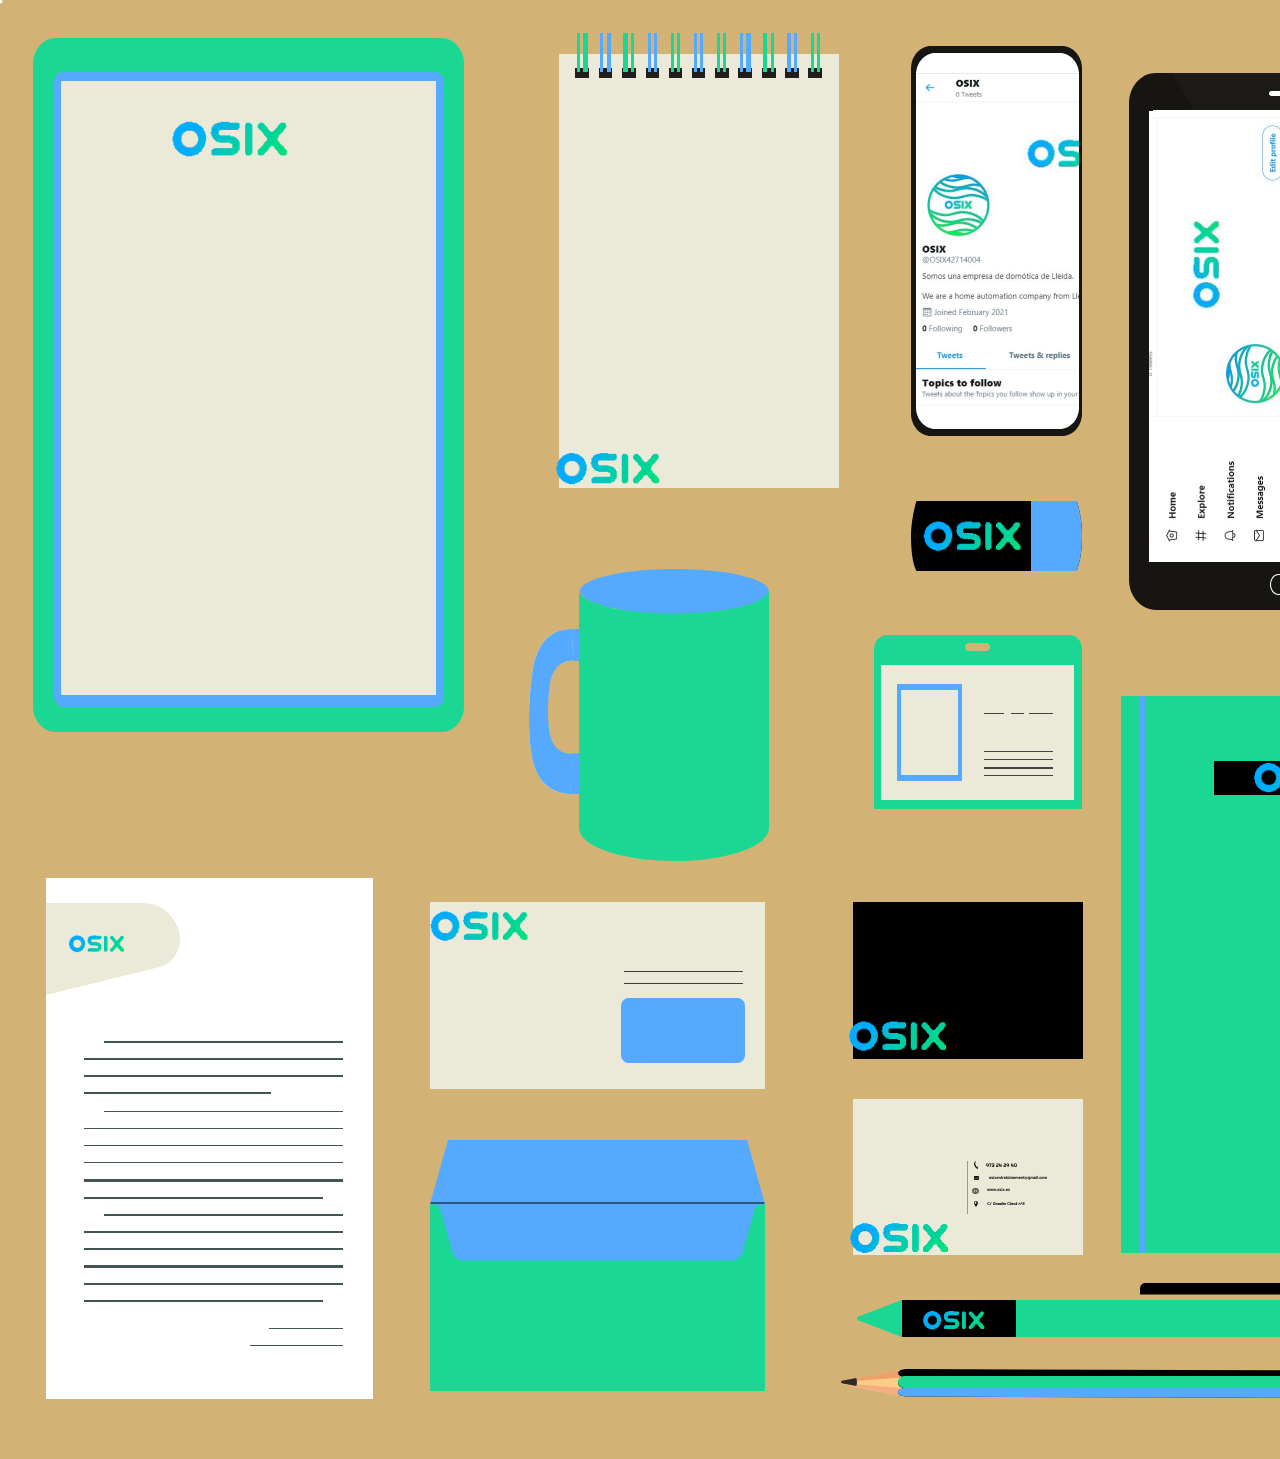
<file: Conjunto 2/2541x1459-square_998402108/index.html>
<html>
<head>
	<meta charset="utf-8">
	<title>2541x1459 Square</title>
	<meta name="viewport" content="width=device-width, initial-scale=1.0, maximum-scale=1.0, user-scalable=no" />
	<meta name="ad.size" content="width=2541,height=1459">
	<link type="text/css" href="bannerify.css" rel="stylesheet" />
</head>
<body>
	<div id="banner1_923125544">
		<div style="display: none;" id="b_1_banner1_923125544" class="js-bnfy">
			<img id="img_1_banner1_923125544" class="bnfy-enter" alt="g14" width="2539" height="1456" src="images/g14_417059136.svg"/>
		</div>
		<div style="display: none;" id="b_2_banner1_923125544" class="js-bnfy">
			<img id="img_2_banner1_923125544" class="bnfy-enter" alt="g14" width="2539" height="1456" src="images/g14_365134627.svg"/>
		</div>
		<div style="display: none;" id="b_3_banner1_923125544" class="js-bnfy">
			<img id="img_3_banner1_923125544" class="bnfy-enter" alt="path80" width="280" height="434" src="images/path80_874560307.svg"/>
		</div>
		<div style="display: none;" id="b_4_banner1_923125544" class="js-bnfy">
			<img id="img_4_banner1_923125544" class="bnfy-enter" alt="path82" width="14" height="10" src="images/path82_354569674.svg"/>
		</div>
		<div style="display: none;" id="b_5_banner1_923125544" class="js-bnfy">
			<img id="img_5_banner1_923125544" class="bnfy-enter" alt="path84" width="3" height="39" src="images/path84_489406340.svg"/>
		</div>
		<div style="display: none;" id="b_6_banner1_923125544" class="js-bnfy">
			<img id="img_6_banner1_923125544" class="bnfy-enter" alt="path86" width="5" height="39" src="images/path86_395540326.svg"/>
		</div>
		<div style="display: none;" id="b_7_banner1_923125544" class="js-bnfy">
			<img id="img_7_banner1_923125544" class="bnfy-enter" alt="path88" width="13" height="10" src="images/path88_486300048.svg"/>
		</div>
		<div style="display: none;" id="b_8_banner1_923125544" class="js-bnfy">
			<img id="img_8_banner1_923125544" class="bnfy-enter" alt="path90" width="3" height="39" src="images/path90_764789147.svg"/>
		</div>
		<div style="display: none;" id="b_9_banner1_923125544" class="js-bnfy">
			<img id="img_9_banner1_923125544" class="bnfy-enter" alt="path92" width="4" height="39" src="images/path92_915174702.svg"/>
		</div>
		<div style="display: none;" id="b_10_banner1_923125544" class="js-bnfy">
			<img id="img_10_banner1_923125544" class="bnfy-enter" alt="path94" width="14" height="10" src="images/path94_901451599.svg"/>
		</div>
		<div style="display: none;" id="b_11_banner1_923125544" class="js-bnfy">
			<img id="img_11_banner1_923125544" class="bnfy-enter" alt="path96" width="5" height="39" src="images/path96_999555639.svg"/>
		</div>
		<div style="display: none;" id="b_12_banner1_923125544" class="js-bnfy">
			<img id="img_12_banner1_923125544" class="bnfy-enter" alt="path98" width="3" height="39" src="images/path98_002295700.svg"/>
		</div>
		<div style="display: none;" id="b_13_banner1_923125544" class="js-bnfy">
			<img id="img_13_banner1_923125544" class="bnfy-enter" alt="path100" width="13" height="10" src="images/path100_343795583.svg"/>
		</div>
		<div style="display: none;" id="b_14_banner1_923125544" class="js-bnfy">
			<img id="img_14_banner1_923125544" class="bnfy-enter" alt="path102" width="3" height="39" src="images/path102_078415106.svg"/>
		</div>
		<div style="display: none;" id="b_15_banner1_923125544" class="js-bnfy">
			<img id="img_15_banner1_923125544" class="bnfy-enter" alt="path104" width="3" height="39" src="images/path104_225490353.svg"/>
		</div>
		<div style="display: none;" id="b_16_banner1_923125544" class="js-bnfy">
			<img id="img_16_banner1_923125544" class="bnfy-enter" alt="path106" width="13" height="10" src="images/path106_863782280.svg"/>
		</div>
		<div style="display: none;" id="b_17_banner1_923125544" class="js-bnfy">
			<img id="img_17_banner1_923125544" class="bnfy-enter" alt="path108" width="3" height="39" src="images/path108_595389831.svg"/>
		</div>
		<div style="display: none;" id="b_18_banner1_923125544" class="js-bnfy">
			<img id="img_18_banner1_923125544" class="bnfy-enter" alt="path110" width="3" height="39" src="images/path110_820356816.svg"/>
		</div>
		<div style="display: none;" id="b_19_banner1_923125544" class="js-bnfy">
			<img id="img_19_banner1_923125544" class="bnfy-enter" alt="path112" width="13" height="10" src="images/path112_082722658.svg"/>
		</div>
		<div style="display: none;" id="b_20_banner1_923125544" class="js-bnfy">
			<img id="img_20_banner1_923125544" class="bnfy-enter" alt="path114" width="3" height="39" src="images/path114_039701978.svg"/>
		</div>
		<div style="display: none;" id="b_21_banner1_923125544" class="js-bnfy">
			<img id="img_21_banner1_923125544" class="bnfy-enter" alt="path116" width="3" height="39" src="images/path116_572054275.svg"/>
		</div>
		<div style="display: none;" id="b_22_banner1_923125544" class="js-bnfy">
			<img id="img_22_banner1_923125544" class="bnfy-enter" alt="path118" width="14" height="10" src="images/path118_584900343.svg"/>
		</div>
		<div style="display: none;" id="b_23_banner1_923125544" class="js-bnfy">
			<img id="img_23_banner1_923125544" class="bnfy-enter" alt="path120" width="3" height="39" src="images/path120_672686360.svg"/>
		</div>
		<div style="display: none;" id="b_24_banner1_923125544" class="js-bnfy">
			<img id="img_24_banner1_923125544" class="bnfy-enter" alt="path122" width="3" height="39" src="images/path122_490966449.svg"/>
		</div>
		<div style="display: none;" id="b_25_banner1_923125544" class="js-bnfy">
			<img id="img_25_banner1_923125544" class="bnfy-enter" alt="path124" width="14" height="10" src="images/path124_066247767.svg"/>
		</div>
		<div style="display: none;" id="b_26_banner1_923125544" class="js-bnfy">
			<img id="img_26_banner1_923125544" class="bnfy-enter" alt="path126" width="3" height="39" src="images/path126_092959929.svg"/>
		</div>
		<div style="display: none;" id="b_27_banner1_923125544" class="js-bnfy">
			<img id="img_27_banner1_923125544" class="bnfy-enter" alt="path128" width="5" height="39" src="images/path128_634568737.svg"/>
		</div>
		<div style="display: none;" id="b_28_banner1_923125544" class="js-bnfy">
			<img id="img_28_banner1_923125544" class="bnfy-enter" alt="path130" width="14" height="10" src="images/path130_328614529.svg"/>
		</div>
		<div style="display: none;" id="b_29_banner1_923125544" class="js-bnfy">
			<img id="img_29_banner1_923125544" class="bnfy-enter" alt="path132" width="4" height="39" src="images/path132_206651480.svg"/>
		</div>
		<div style="display: none;" id="b_30_banner1_923125544" class="js-bnfy">
			<img id="img_30_banner1_923125544" class="bnfy-enter" alt="path134" width="3" height="39" src="images/path134_462303418.svg"/>
		</div>
		<div style="display: none;" id="b_31_banner1_923125544" class="js-bnfy">
			<img id="img_31_banner1_923125544" class="bnfy-enter" alt="path136" width="14" height="10" src="images/path136_507577871.svg"/>
		</div>
		<div style="display: none;" id="b_32_banner1_923125544" class="js-bnfy">
			<img id="img_32_banner1_923125544" class="bnfy-enter" alt="path138" width="4" height="39" src="images/path138_822672520.svg"/>
		</div>
		<div style="display: none;" id="b_33_banner1_923125544" class="js-bnfy">
			<img id="img_33_banner1_923125544" class="bnfy-enter" alt="path140" width="3" height="39" src="images/path140_500272065.svg"/>
		</div>
		<div style="display: none;" id="b_34_banner1_923125544" class="js-bnfy">
			<img id="img_34_banner1_923125544" class="bnfy-enter" alt="path142" width="14" height="10" src="images/path142_005615815.svg"/>
		</div>
		<div style="display: none;" id="b_35_banner1_923125544" class="js-bnfy">
			<img id="img_35_banner1_923125544" class="bnfy-enter" alt="path144" width="3" height="39" src="images/path144_334446339.svg"/>
		</div>
		<div style="display: none;" id="b_36_banner1_923125544" class="js-bnfy">
			<img id="img_36_banner1_923125544" class="bnfy-enter" alt="path146" width="3" height="39" src="images/path146_508597338.svg"/>
		</div>
		<div style="display: none;" id="b_37_banner1_923125544" class="js-bnfy">
			<img id="img_37_banner1_923125544" class="bnfy-enter" alt="path362" width="171" height="390" src="images/path362_827489191.svg"/>
		</div>
		<div style="display: none;" id="b_38_banner1_923125544" class="js-bnfy">
			<img id="img_38_banner1_923125544" class="bnfy-enter" alt="path364" width="163" height="376" src="images/path364_062482275.svg"/>
		</div>
		<div style="display: none;" id="b_39_banner1_923125544" class="js-bnfy">
			<img id="img_39_banner1_923125544" class="bnfy-enter" alt="path432" width="1" height="3" src="images/path432_442718243.svg"/>
		</div>
		<div style="display: none;" id="b_40_banner1_923125544" class="js-bnfy">
			<img id="img_40_banner1_923125544" class="bnfy-enter" alt="path436" width="2" height="3" src="images/path436_817872611.svg"/>
		</div>
		<div style="display: none;" id="b_41_banner1_923125544" class="js-bnfy">
			<img id="img_41_banner1_923125544" class="bnfy-enter" alt="path438" width="1" height="3" src="images/path438_041551237.svg"/>
		</div>
		<div style="display: none;" id="b_42_banner1_923125544" class="js-bnfy">
			<img id="img_42_banner1_923125544" class="bnfy-enter" alt="path444" width="1" height="3" src="images/path444_605198194.svg"/>
		</div>
		<div style="display: none;" id="b_43_banner1_923125544" class="js-bnfy">
			<img id="img_43_banner1_923125544" class="bnfy-enter" alt="path446" width="2" height="3" src="images/path446_069866949.svg"/>
		</div>
		<div style="display: none;" id="b_44_banner1_923125544" class="js-bnfy">
			<img id="img_44_banner1_923125544" class="bnfy-enter" alt="path448" width="1" height="3" src="images/path448_695058314.svg"/>
		</div>
		<div style="display: none;" id="b_45_banner1_923125544" class="js-bnfy">
			<img id="img_45_banner1_923125544" class="bnfy-enter" alt="path450" width="2" height="3" src="images/path450_226144457.svg"/>
		</div>
		<div style="display: none;" id="b_46_banner1_923125544" class="js-bnfy">
			<img id="img_46_banner1_923125544" class="bnfy-enter" alt="path452" width="1" height="3" src="images/path452_770951694.svg"/>
		</div>
		<div style="display: none;" id="b_47_banner1_923125544" class="js-bnfy">
			<img id="img_47_banner1_923125544" class="bnfy-enter" alt="path456" width="2" height="3" src="images/path456_106137338.svg"/>
		</div>
		<div style="display: none;" id="b_48_banner1_923125544" class="js-bnfy">
			<img id="img_48_banner1_923125544" class="bnfy-enter" alt="path460" width="1" height="3" src="images/path460_588880348.svg"/>
		</div>
		<div style="display: none;" id="b_49_banner1_923125544" class="js-bnfy">
			<img id="img_49_banner1_923125544" class="bnfy-enter" alt="path462" width="1" height="3" src="images/path462_554551469.svg"/>
		</div>
		<div style="display: none;" id="b_50_banner1_923125544" class="js-bnfy">
			<img id="img_50_banner1_923125544" class="bnfy-enter" alt="path464" width="2" height="3" src="images/path464_998441897.svg"/>
		</div>
		<div style="display: none;" id="b_51_banner1_923125544" class="js-bnfy">
			<img id="img_51_banner1_923125544" class="bnfy-enter" alt="path466" width="2" height="4" src="images/path466_952534796.svg"/>
		</div>
		<div style="display: none;" id="b_52_banner1_923125544" class="js-bnfy">
			<img id="img_52_banner1_923125544" class="bnfy-enter" alt="path468" width="2" height="3" src="images/path468_948423079.svg"/>
		</div>
		<div style="display: none;" id="b_53_banner1_923125544" class="js-bnfy">
			<img id="img_53_banner1_923125544" class="bnfy-enter" alt="path470" width="2" height="3" src="images/path470_657585762.svg"/>
		</div>
		<div style="display: none;" id="b_54_banner1_923125544" class="js-bnfy">
			<img id="img_54_banner1_923125544" class="bnfy-enter" alt="path472" width="1" height="3" src="images/path472_097044221.svg"/>
		</div>
		<div style="display: none;" id="b_55_banner1_923125544" class="js-bnfy">
			<img id="img_55_banner1_923125544" class="bnfy-enter" alt="path474" width="1" height="3" src="images/path474_895782525.svg"/>
		</div>
		<div style="display: none;" id="b_56_banner1_923125544" class="js-bnfy">
			<img id="img_56_banner1_923125544" class="bnfy-enter" alt="path572" width="171" height="70" src="images/path572_795459395.svg"/>
		</div>
		<div style="display: none;" id="b_57_banner1_923125544" class="js-bnfy">
			<img id="img_57_banner1_923125544" class="bnfy-enter" alt="path574" width="51" height="70" src="images/path574_617101736.svg"/>
		</div>
		<div style="display: none;" id="b_58_banner1_923125544" class="js-bnfy">
			<img id="img_58_banner1_923125544" class="bnfy-enter" alt="path576" width="4" height="70" src="images/path576_773255085.svg"/>
		</div>
		<div style="display: none;" id="b_59_banner1_923125544" class="js-bnfy">
			<img id="img_59_banner1_923125544" class="bnfy-enter" alt="path638" width="431" height="694" src="images/path638_259711758.svg"/>
		</div>
		<div style="display: none;" id="b_60_banner1_923125544" class="js-bnfy">
			<img id="img_60_banner1_923125544" class="bnfy-enter" alt="path640" width="390" height="635" src="images/path640_084227658.svg"/>
		</div>
		<div style="display: none;" id="b_61_banner1_923125544" class="js-bnfy">
			<img id="img_61_banner1_923125544" class="bnfy-enter" alt="path642" width="375" height="614" src="images/path642_317982013.svg"/>
		</div>
		<div style="display: none;" id="b_62_banner1_923125544" class="js-bnfy">
			<img id="img_62_banner1_923125544" class="bnfy-enter" alt="path858" width="318" height="537" src="images/path858_987352791.svg"/>
		</div>
		<div style="display: none;" id="b_63_banner1_923125544" class="js-bnfy">
			<img id="img_63_banner1_923125544" class="bnfy-enter" alt="path860" width="19" height="536" src="images/path860_490550557.svg"/>
		</div>
		<div style="display: none;" id="b_64_banner1_923125544" class="js-bnfy">
			<img id="img_64_banner1_923125544" class="bnfy-enter" alt="path862" width="275" height="536" src="images/path862_249206253.svg"/>
		</div>
		<div style="display: none;" id="b_65_banner1_923125544" class="js-bnfy">
			<img id="img_65_banner1_923125544" class="bnfy-enter" alt="path864" width="269" height="452" src="images/path864_146295043.svg"/>
		</div>
		<div style="display: none;" id="b_66_banner1_923125544" class="js-bnfy">
			<img id="img_66_banner1_923125544" class="bnfy-enter" alt="path866" width="39" height="5" src="images/path866_584427170.svg"/>
		</div>
		<div style="display: none;" id="b_67_banner1_923125544" class="js-bnfy">
			<img id="img_67_banner1_923125544" class="bnfy-enter" alt="path868" width="5" height="5" src="images/path868_961907148.svg"/>
		</div>
		<div style="display: none;" id="b_68_banner1_923125544" class="js-bnfy">
			<img id="img_68_banner1_923125544" class="bnfy-enter" alt="path870" width="37" height="21" src="images/path870_041289123.svg"/>
		</div>
		<div style="display: none;" id="b_69_banner1_923125544" class="js-bnfy">
			<img id="img_69_banner1_923125544" class="bnfy-enter" alt="path1076" width="208" height="174" src="images/path1076_233455918.svg"/>
		</div>
		<div style="display: none;" id="b_70_banner1_923125544" class="js-bnfy">
			<img id="img_70_banner1_923125544" class="bnfy-enter" alt="path1078" width="193" height="135" src="images/path1078_627868780.svg"/>
		</div>
		<div style="display: none;" id="b_71_banner1_923125544" class="js-bnfy">
			<img id="img_71_banner1_923125544" class="bnfy-enter" alt="path1080" width="65" height="97" src="images/path1080_300061749.svg"/>
		</div>
		<div style="display: none;" id="b_72_banner1_923125544" class="js-bnfy">
			<img id="img_72_banner1_923125544" class="bnfy-enter" alt="path1082" width="57" height="85" src="images/path1082_540512372.svg"/>
		</div>
		<div style="display: none;" id="b_73_banner1_923125544" class="js-bnfy">
			<img id="img_73_banner1_923125544" class="bnfy-enter" alt="path1084" width="25" height="8" src="images/path1084_573098126.svg"/>
		</div>
		<div style="display: none;" id="b_74_banner1_923125544" class="js-bnfy">
			<img id="img_74_banner1_923125544" class="bnfy-enter" alt="path1090" width="1" height="1" src="images/path1090_298321883.svg"/>
		</div>
		<div style="display: none;" id="b_75_banner1_923125544" class="js-bnfy">
			<img id="img_75_banner1_923125544" class="bnfy-enter" alt="path1148" width="24" height="1" src="images/path1148_619590561.svg"/>
		</div>
		<div style="display: none;" id="b_76_banner1_923125544" class="js-bnfy">
			<img id="img_76_banner1_923125544" class="bnfy-enter" alt="path1150" width="13" height="1" src="images/path1150_628116464.svg"/>
		</div>
		<div style="display: none;" id="b_77_banner1_923125544" class="js-bnfy">
			<img id="img_77_banner1_923125544" class="bnfy-enter" alt="path1152" width="20" height="1" src="images/path1152_192372079.svg"/>
		</div>
		<div style="display: none;" id="b_78_banner1_923125544" class="js-bnfy">
			<img id="img_78_banner1_923125544" class="bnfy-enter" alt="path1156" width="69" height="1" src="images/path1156_502114753.svg"/>
		</div>
		<div style="display: none;" id="b_79_banner1_923125544" class="js-bnfy">
			<img id="img_79_banner1_923125544" class="bnfy-enter" alt="path1158" width="69" height="1" src="images/path1158_132148841.svg"/>
		</div>
		<div style="display: none;" id="b_80_banner1_923125544" class="js-bnfy">
			<img id="img_80_banner1_923125544" class="bnfy-enter" alt="path1160" width="69" height="2" src="images/path1160_331924132.svg"/>
		</div>
		<div style="display: none;" id="b_81_banner1_923125544" class="js-bnfy">
			<img id="img_81_banner1_923125544" class="bnfy-enter" alt="path1162" width="69" height="1" src="images/path1162_572327192.svg"/>
		</div>
		<div style="display: none;" id="b_82_banner1_923125544" class="js-bnfy">
			<img id="img_82_banner1_923125544" class="bnfy-enter" alt="path1164" width="189" height="45" src="images/path1164_789231699.svg"/>
		</div>
		<div style="display: none;" id="b_83_banner1_923125544" class="js-bnfy">
			<img id="img_83_banner1_923125544" class="bnfy-enter" alt="path1166" width="50" height="165" src="images/path1166_240371549.svg"/>
		</div>
		<div style="display: none;" id="b_84_banner1_923125544" class="js-bnfy">
			<img id="img_84_banner1_923125544" class="bnfy-enter" alt="path1168" width="190" height="271" src="images/path1168_912134569.svg"/>
		</div>
		<div style="display: none;" id="b_85_banner1_923125544" class="js-bnfy">
			<img id="img_85_banner1_923125544" class="bnfy-enter" alt="path1170" width="27" height="7" src="images/path1170_498444551.svg"/>
		</div>
		<div style="display: none;" id="b_86_banner1_923125544" class="js-bnfy">
			<img id="img_86_banner1_923125544" class="bnfy-enter" alt="path1172" width="27" height="207" src="images/path1172_884480943.svg"/>
		</div>
		<div style="display: none;" id="b_87_banner1_923125544" class="js-bnfy">
			<img id="img_87_banner1_923125544" class="bnfy-enter" alt="path1174" width="32" height="8" src="images/path1174_260922120.svg"/>
		</div>
		<div style="display: none;" id="b_88_banner1_923125544" class="js-bnfy">
			<img id="img_88_banner1_923125544" class="bnfy-enter" alt="path1176" width="33" height="234" src="images/path1176_089106243.svg"/>
		</div>
		<div style="display: none;" id="b_89_banner1_923125544" class="js-bnfy">
			<img id="img_89_banner1_923125544" class="bnfy-enter" alt="path1180" width="44" height="165" src="images/path1180_708064618.svg"/>
		</div>
		<div style="display: none;" id="b_90_banner1_923125544" class="js-bnfy">
			<img id="img_90_banner1_923125544" class="bnfy-enter" alt="path1182" width="9" height="41" src="images/path1182_658918481.svg"/>
		</div>
		<div style="display: none;" id="b_91_banner1_923125544" class="js-bnfy">
			<img id="img_91_banner1_923125544" class="bnfy-enter" alt="path1184" width="7" height="32" src="images/path1184_526903265.svg"/>
		</div>
		<div style="display: none;" id="b_92_banner1_923125544" class="js-bnfy">
			<img id="img_92_banner1_923125544" class="bnfy-enter" alt="path1238" width="353" height="557" src="images/path1238_609318957.svg"/>
		</div>
		<div style="display: none;" id="b_93_banner1_923125544" class="js-bnfy">
			<img id="img_93_banner1_923125544" class="bnfy-enter" alt="path1240" width="5" height="557" src="images/path1240_065000632.svg"/>
		</div>
		<div style="display: none;" id="b_94_banner1_923125544" class="js-bnfy">
			<img id="img_94_banner1_923125544" class="bnfy-enter" alt="path1464" width="491" height="37" src="images/path1464_647674546.svg"/>
		</div>
		<div style="display: none;" id="b_95_banner1_923125544" class="js-bnfy">
			<img id="img_95_banner1_923125544" class="bnfy-enter" alt="path1466" width="19" height="37" src="images/path1466_209954760.svg"/>
		</div>
		<div style="display: none;" id="b_96_banner1_923125544" class="js-bnfy">
			<img id="img_96_banner1_923125544" class="bnfy-enter" alt="path1468" width="45" height="37" src="images/path1468_629382336.svg"/>
		</div>
		<div style="display: none;" id="b_97_banner1_923125544" class="js-bnfy">
			<img id="img_97_banner1_923125544" class="bnfy-enter" alt="path1470" width="41" height="37" src="images/path1470_715026779.svg"/>
		</div>
		<div style="display: none;" id="b_98_banner1_923125544" class="js-bnfy">
			<img id="img_98_banner1_923125544" class="bnfy-enter" alt="path1472" width="114" height="37" src="images/path1472_622787691.svg"/>
		</div>
		<div style="display: none;" id="b_99_banner1_923125544" class="js-bnfy">
			<img id="img_99_banner1_923125544" class="bnfy-enter" alt="path1474" width="157" height="19" src="images/path1474_876399691.svg"/>
		</div>
		<div style="display: none;" id="b_100_banner1_923125544" class="js-bnfy">
			<img id="img_100_banner1_923125544" class="bnfy-enter" alt="path1476" width="64" height="28" src="images/path1476_198413801.svg"/>
		</div>
		<div style="display: none;" id="b_101_banner1_923125544" class="js-bnfy">
			<img id="img_101_banner1_923125544" class="bnfy-enter" alt="path1478" width="64" height="14" src="images/path1478_085448259.svg"/>
		</div>
		<div style="display: none;" id="b_102_banner1_923125544" class="js-bnfy">
			<img id="img_102_banner1_923125544" class="bnfy-enter" alt="path1480" width="64" height="13" src="images/path1480_007583556.svg"/>
		</div>
		<div style="display: none;" id="b_103_banner1_923125544" class="js-bnfy">
			<img id="img_103_banner1_923125544" class="bnfy-enter" alt="path1482" width="415" height="29" src="images/path1482_380377486.svg"/>
		</div>
		<div style="display: none;" id="b_104_banner1_923125544" class="js-bnfy">
			<img id="img_104_banner1_923125544" class="bnfy-enter" alt="path1484" width="16" height="8" src="images/path1484_161785629.svg"/>
		</div>
		<div style="display: none;" id="b_105_banner1_923125544" class="js-bnfy">
			<img id="img_105_banner1_923125544" class="bnfy-enter" alt="path1486" width="29" height="26" src="images/path1486_938476435.svg"/>
		</div>
		<div style="display: none;" id="b_106_banner1_923125544" class="js-bnfy">
			<img id="img_106_banner1_923125544" class="bnfy-enter" alt="path1488" width="13" height="26" src="images/path1488_972012621.svg"/>
		</div>
		<div style="display: none;" id="b_107_banner1_923125544" class="js-bnfy">
			<img id="img_107_banner1_923125544" class="bnfy-enter" alt="path1490" width="415" height="10" src="images/path1490_384770437.svg"/>
		</div>
		<div style="display: none;" id="b_108_banner1_923125544" class="js-bnfy">
			<img id="img_108_banner1_923125544" class="bnfy-enter" alt="path1492" width="415" height="12" src="images/path1492_297153428.svg"/>
		</div>
		<div style="display: none;" id="b_109_banner1_923125544" class="js-bnfy">
			<img id="img_109_banner1_923125544" class="bnfy-enter" alt="path1494" width="54" height="29" src="images/path1494_304693961.svg"/>
		</div>
		<div style="display: none;" id="b_110_banner1_923125544" class="js-bnfy">
			<img id="img_110_banner1_923125544" class="bnfy-enter" alt="path1496" width="54" height="11" src="images/path1496_033969556.svg"/>
		</div>
		<div style="display: none;" id="b_111_banner1_923125544" class="js-bnfy">
			<img id="img_111_banner1_923125544" class="bnfy-enter" alt="path1498" width="54" height="6" src="images/path1498_164872925.svg"/>
		</div>
		<div style="display: none;" id="b_112_banner1_923125544" class="js-bnfy">
			<img id="img_112_banner1_923125544" class="bnfy-enter" alt="path1548" width="327" height="521" src="images/path1548_718161440.svg"/>
		</div>
		<div style="display: none;" id="b_113_banner1_923125544" class="js-bnfy">
			<img id="img_113_banner1_923125544" class="bnfy-enter" alt="path1550" width="134" height="92" src="images/path1550_433651831.svg"/>
		</div>
		<div style="display: none;" id="b_114_banner1_923125544" class="js-bnfy">
			<img id="img_114_banner1_923125544" class="bnfy-enter" alt="path1578" width="2" height="1" src="images/path1578_461861049.svg"/>
		</div>
		<div style="display: none;" id="b_115_banner1_923125544" class="js-bnfy">
			<img id="img_115_banner1_923125544" class="bnfy-enter" alt="path1652" width="239" height="2" src="images/path1652_140915033.svg"/>
		</div>
		<div style="display: none;" id="b_116_banner1_923125544" class="js-bnfy">
			<img id="img_116_banner1_923125544" class="bnfy-enter" alt="path1654" width="259" height="2" src="images/path1654_233512749.svg"/>
		</div>
		<div style="display: none;" id="b_117_banner1_923125544" class="js-bnfy">
			<img id="img_117_banner1_923125544" class="bnfy-enter" alt="path1656" width="259" height="2" src="images/path1656_134402951.svg"/>
		</div>
		<div style="display: none;" id="b_118_banner1_923125544" class="js-bnfy">
			<img id="img_118_banner1_923125544" class="bnfy-enter" alt="path1658" width="187" height="2" src="images/path1658_890945048.svg"/>
		</div>
		<div style="display: none;" id="b_119_banner1_923125544" class="js-bnfy">
			<img id="img_119_banner1_923125544" class="bnfy-enter" alt="path1660" width="239" height="1" src="images/path1660_259678881.svg"/>
		</div>
		<div style="display: none;" id="b_120_banner1_923125544" class="js-bnfy">
			<img id="img_120_banner1_923125544" class="bnfy-enter" alt="path1662" width="259" height="1" src="images/path1662_794097974.svg"/>
		</div>
		<div style="display: none;" id="b_121_banner1_923125544" class="js-bnfy">
			<img id="img_121_banner1_923125544" class="bnfy-enter" alt="path1664" width="259" height="1" src="images/path1664_432180748.svg"/>
		</div>
		<div style="display: none;" id="b_122_banner1_923125544" class="js-bnfy">
			<img id="img_122_banner1_923125544" class="bnfy-enter" alt="path1666" width="259" height="1" src="images/path1666_158295765.svg"/>
		</div>
		<div style="display: none;" id="b_123_banner1_923125544" class="js-bnfy">
			<img id="img_123_banner1_923125544" class="bnfy-enter" alt="path1668" width="259" height="3" src="images/path1668_072296840.svg"/>
		</div>
		<div style="display: none;" id="b_124_banner1_923125544" class="js-bnfy">
			<img id="img_124_banner1_923125544" class="bnfy-enter" alt="path1670" width="239" height="2" src="images/path1670_102048639.svg"/>
		</div>
		<div style="display: none;" id="b_125_banner1_923125544" class="js-bnfy">
			<img id="img_125_banner1_923125544" class="bnfy-enter" alt="path1672" width="239" height="2" src="images/path1672_677447342.svg"/>
		</div>
		<div style="display: none;" id="b_126_banner1_923125544" class="js-bnfy">
			<img id="img_126_banner1_923125544" class="bnfy-enter" alt="path1674" width="259" height="2" src="images/path1674_335614799.svg"/>
		</div>
		<div style="display: none;" id="b_127_banner1_923125544" class="js-bnfy">
			<img id="img_127_banner1_923125544" class="bnfy-enter" alt="path1676" width="259" height="2" src="images/path1676_340839256.svg"/>
		</div>
		<div style="display: none;" id="b_128_banner1_923125544" class="js-bnfy">
			<img id="img_128_banner1_923125544" class="bnfy-enter" alt="path1678" width="259" height="3" src="images/path1678_454424780.svg"/>
		</div>
		<div style="display: none;" id="b_129_banner1_923125544" class="js-bnfy">
			<img id="img_129_banner1_923125544" class="bnfy-enter" alt="path1680" width="259" height="2" src="images/path1680_816260216.svg"/>
		</div>
		<div style="display: none;" id="b_130_banner1_923125544" class="js-bnfy">
			<img id="img_130_banner1_923125544" class="bnfy-enter" alt="path1682" width="74" height="1" src="images/path1682_244426707.svg"/>
		</div>
		<div style="display: none;" id="b_131_banner1_923125544" class="js-bnfy">
			<img id="img_131_banner1_923125544" class="bnfy-enter" alt="path1684" width="93" height="1" src="images/path1684_739768100.svg"/>
		</div>
		<div style="display: none;" id="b_132_banner1_923125544" class="js-bnfy">
			<img id="img_132_banner1_923125544" class="bnfy-enter" alt="path1686" width="239" height="2" src="images/path1686_746358835.svg"/>
		</div>
		<div style="display: none;" id="b_133_banner1_923125544" class="js-bnfy">
			<img id="img_133_banner1_923125544" class="bnfy-enter" alt="path1688" width="335" height="187" src="images/path1688_166878327.svg"/>
		</div>
		<div style="display: none;" id="b_134_banner1_923125544" class="js-bnfy">
			<img id="img_134_banner1_923125544" class="bnfy-enter" alt="path1690" width="335" height="64" src="images/path1690_212405439.svg"/>
		</div>
		<div style="display: none;" id="b_135_banner1_923125544" class="js-bnfy">
			<img id="img_135_banner1_923125544" class="bnfy-enter" alt="path1692" width="335" height="187" src="images/path1692_940054292.svg"/>
		</div>
		<div style="display: none;" id="b_136_banner1_923125544" class="js-bnfy">
			<img id="img_136_banner1_923125544" class="bnfy-enter" alt="path1694" width="335" height="187" src="images/path1694_702401417.svg"/>
		</div>
		<div style="display: none;" id="b_137_banner1_923125544" class="js-bnfy">
			<img id="img_137_banner1_923125544" class="bnfy-enter" alt="path1696" width="124" height="65" src="images/path1696_091548121.svg"/>
		</div>
		<div style="display: none;" id="b_138_banner1_923125544" class="js-bnfy">
			<img id="img_138_banner1_923125544" class="bnfy-enter" alt="path1980" width="119" height="1" src="images/path1980_269707842.svg"/>
		</div>
		<div style="display: none;" id="b_139_banner1_923125544" class="js-bnfy">
			<img id="img_139_banner1_923125544" class="bnfy-enter" alt="path1982" width="119" height="1" src="images/path1982_367930637.svg"/>
		</div>
		<div style="display: none;" id="b_140_banner1_923125544" class="js-bnfy">
			<img id="img_140_banner1_923125544" class="bnfy-enter" alt="path1984" width="230" height="157" src="images/path1984_282476294.svg"/>
		</div>
		<div style="display: none;" id="b_141_banner1_923125544" class="js-bnfy">
			<img id="img_141_banner1_923125544" class="bnfy-enter" alt="path1984" width="180" height="34" src="images/path1984_447520665.svg"/>
		</div>
		<div style="display: none;" id="b_142_banner1_923125544" class="js-bnfy">
			<img id="img_142_banner1_923125544" class="bnfy-enter" alt="path2014" width="230" height="156" src="images/path2014_393577524.svg"/>
		</div>
		<div style="display: none;" id="b_143_banner1_923125544" class="js-bnfy">
			<img id="img_143_banner1_923125544" class="bnfy-enter" alt="path2208" width="4" height="6" src="images/path2208_085594262.svg"/>
		</div>
		<div style="display: none;" id="b_144_banner1_923125544" class="js-bnfy">
			<img id="img_144_banner1_923125544" class="bnfy-enter" alt="path2210" width="1" height="2" src="images/path2210_013270195.svg"/>
		</div>
		<div style="display: none;" id="b_145_banner1_923125544" class="js-bnfy">
			<img id="img_145_banner1_923125544" class="bnfy-enter" alt="path2212" width="4" height="7" src="images/path2212_639620558.svg"/>
		</div>
		<div style="display: none;" id="b_146_banner1_923125544" class="js-bnfy">
			<img id="img_146_banner1_923125544" class="bnfy-enter" alt="path2214" width="1" height="2" src="images/path2214_654551421.svg"/>
		</div>
		<div style="display: none;" id="b_147_banner1_923125544" class="js-bnfy">
			<img id="img_147_banner1_923125544" class="bnfy-enter" alt="path2216" width="1" height="3" src="images/path2216_537228493.svg"/>
		</div>
		<div style="display: none;" id="b_148_banner1_923125544" class="js-bnfy">
			<img id="img_148_banner1_923125544" class="bnfy-enter" alt="path2218" width="5" height="4" src="images/path2218_790800399.svg"/>
		</div>
		<div style="display: none;" id="b_149_banner1_923125544" class="js-bnfy">
			<img id="img_149_banner1_923125544" class="bnfy-enter" alt="path2220" width="7" height="6" src="images/path2220_439809134.svg"/>
		</div>
		<div style="display: none;" id="b_150_banner1_923125544" class="js-bnfy">
			<img id="img_150_banner1_923125544" class="bnfy-enter" alt="path2306" width="1" height="53" src="images/path2306_876448505.svg"/>
		</div>
		<div style="display: none;" id="b_151_banner1_923125544" class="js-bnfy">
			<img id="img_151_banner1_923125544" class="bnfy-enter" alt="path2308" width="420" height="671" src="images/path2308_452492201.svg"/>
		</div>
		<div style="display: none;" id="b_152_banner1_923125544" class="js-bnfy">
			<img id="img_152_banner1_923125544" class="bnfy-enter" alt="path2310" width="97" height="671" src="images/path2310_970304594.svg"/>
		</div>
		<div style="display: none;" id="b_153_banner1_923125544" class="js-bnfy">
			<img id="img_153_banner1_923125544" class="bnfy-enter" alt="path2312" width="420" height="169" src="images/path2312_417914515.svg"/>
		</div>
		<div style="display: none;" id="b_154_banner1_923125544" class="js-bnfy">
			<img id="img_154_banner1_923125544" class="bnfy-enter" alt="path2314" width="420" height="671" src="images/path2314_439684054.svg"/>
		</div>
		<div style="display: none;" id="b_155_banner1_923125544" class="js-bnfy">
			<img id="img_155_banner1_923125544" class="bnfy-enter" alt="path2342" width="2" height="1" src="images/path2342_589185946.svg"/>
		</div>
		<div style="display: none;" id="b_156_banner1_923125544" class="js-bnfy">
			<img id="img_156_banner1_923125544" class="bnfy-enter" alt="path2416" width="422" height="673" src="images/path2416_184557748.svg"/>
		</div>
		<div style="display: none;" id="b_157_banner1_923125544" class="js-bnfy">
			<img id="img_157_banner1_923125544" class="bnfy-enter" alt="path2418" width="2" height="671" src="images/path2418_752058389.svg"/>
		</div>
		<div style="display: none;" id="b_158_banner1_923125544" class="js-bnfy">
			<img id="img_158_banner1_923125544" class="bnfy-enter" alt="path2420" width="420" height="2" src="images/path2420_593660098.svg"/>
		</div>
		<div style="display: none;" id="b_159_banner1_923125544" class="js-bnfy">
			<img id="img_159_banner1_923125544" class="bnfy-enter" alt="path2422" width="420" height="671" src="images/path2422_295940703.svg"/>
		</div>
		<div style="display: none;" id="b_160_banner1_923125544" class="js-bnfy">
			<img id="img_160_banner1_923125544" class="bnfy-enter" alt="path2424" width="62" height="2" src="images/path2424_247821180.svg"/>
		</div>
		<div style="display: none;" id="b_161_banner1_923125544" class="js-bnfy">
			<img id="img_161_banner1_923125544" class="bnfy-enter" alt="path2426" width="106" height="2" src="images/path2426_272515451.svg"/>
		</div>
		<div style="display: none;" id="b_162_banner1_923125544" class="js-bnfy">
			<img id="img_162_banner1_923125544" class="bnfy-enter" alt="path2428" width="33" height="1" src="images/path2428_715559500.svg"/>
		</div>
		<div style="display: none;" id="b_163_banner1_923125544" class="js-bnfy">
			<img id="img_163_banner1_923125544" class="bnfy-enter" alt="path2430" width="90" height="1" src="images/path2430_378764054.svg"/>
		</div>
		<div style="display: none;" id="b_164_banner1_923125544" class="js-bnfy">
			<img id="img_164_banner1_923125544" class="bnfy-enter" alt="path2432" width="28" height="1" src="images/path2432_557047324.svg"/>
		</div>
		<div style="display: none;" id="b_165_banner1_923125544" class="js-bnfy">
			<img id="img_165_banner1_923125544" class="bnfy-enter" alt="path2434" width="110" height="2" src="images/path2434_542051799.svg"/>
		</div>
		<div style="display: none;" id="b_166_banner1_923125544" class="js-bnfy">
			<img id="img_166_banner1_923125544" class="bnfy-enter" alt="path2436" width="57" height="2" src="images/path2436_440512269.svg"/>
		</div>
		<div style="display: none;" id="b_167_banner1_923125544" class="js-bnfy">
			<img id="img_167_banner1_923125544" class="bnfy-enter" alt="path2438" width="62" height="2" src="images/path2438_267952616.svg"/>
		</div>
		<div style="display: none;" id="b_168_banner1_923125544" class="js-bnfy">
			<img id="img_168_banner1_923125544" class="bnfy-enter" alt="path2440" width="106" height="2" src="images/path2440_326846708.svg"/>
		</div>
		<div style="display: none;" id="b_169_banner1_923125544" class="js-bnfy">
			<img id="img_169_banner1_923125544" class="bnfy-enter" alt="path2442" width="33" height="1" src="images/path2442_648825088.svg"/>
		</div>
		<div style="display: none;" id="b_170_banner1_923125544" class="js-bnfy">
			<img id="img_170_banner1_923125544" class="bnfy-enter" alt="path2444" width="90" height="1" src="images/path2444_379491803.svg"/>
		</div>
		<div style="display: none;" id="b_171_banner1_923125544" class="js-bnfy">
			<img id="img_171_banner1_923125544" class="bnfy-enter" alt="path2446" width="28" height="1" src="images/path2446_620932435.svg"/>
		</div>
		<div style="display: none;" id="b_172_banner1_923125544" class="js-bnfy">
			<img id="img_172_banner1_923125544" class="bnfy-enter" alt="path2448" width="110" height="2" src="images/path2448_409465738.svg"/>
		</div>
		<div style="display: none;" id="b_173_banner1_923125544" class="js-bnfy">
			<img id="img_173_banner1_923125544" class="bnfy-enter" alt="path2450" width="57" height="2" src="images/path2450_082758926.svg"/>
		</div>
		<div style="display: none;" id="b_174_banner1_923125544" class="js-bnfy">
			<img id="img_174_banner1_923125544" class="bnfy-enter" alt="path2452" width="62" height="1" src="images/path2452_785492938.svg"/>
		</div>
		<div style="display: none;" id="b_175_banner1_923125544" class="js-bnfy">
			<img id="img_175_banner1_923125544" class="bnfy-enter" alt="path2454" width="106" height="1" src="images/path2454_429060179.svg"/>
		</div>
		<div style="display: none;" id="b_176_banner1_923125544" class="js-bnfy">
			<img id="img_176_banner1_923125544" class="bnfy-enter" alt="path2456" width="33" height="2" src="images/path2456_366881078.svg"/>
		</div>
		<div style="display: none;" id="b_177_banner1_923125544" class="js-bnfy">
			<img id="img_177_banner1_923125544" class="bnfy-enter" alt="path2458" width="90" height="2" src="images/path2458_693870555.svg"/>
		</div>
		<div style="display: none;" id="b_178_banner1_923125544" class="js-bnfy">
			<img id="img_178_banner1_923125544" class="bnfy-enter" alt="path2460" width="28" height="2" src="images/path2460_780408661.svg"/>
		</div>
		<div style="display: none;" id="b_179_banner1_923125544" class="js-bnfy">
			<img id="img_179_banner1_923125544" class="bnfy-enter" alt="path2462" width="110" height="2" src="images/path2462_387015124.svg"/>
		</div>
		<div style="display: none;" id="b_180_banner1_923125544" class="js-bnfy">
			<img id="img_180_banner1_923125544" class="bnfy-enter" alt="path2464" width="57" height="2" src="images/path2464_609315341.svg"/>
		</div>
		<div style="display: none;" id="b_181_banner1_923125544" class="js-bnfy">
			<img id="img_181_banner1_923125544" class="bnfy-enter" alt="path2494" width="64" height="2" src="images/path2494_620674216.svg"/>
		</div>
		<div style="display: none;" id="b_182_banner1_923125544" class="js-bnfy">
			<img id="img_182_banner1_923125544" class="bnfy-enter" alt="path2496" width="17" height="2" src="images/path2496_728059893.svg"/>
		</div>
		<div style="display: none;" id="b_183_banner1_923125544" class="js-bnfy">
			<img id="img_183_banner1_923125544" class="bnfy-enter" alt="path2498" width="51" height="2" src="images/path2498_426820302.svg"/>
		</div>
		<div style="display: none;" id="b_184_banner1_923125544" class="js-bnfy">
			<img id="img_184_banner1_923125544" class="bnfy-enter" alt="path2500" width="44" height="2" src="images/path2500_325861013.svg"/>
		</div>
		<div style="display: none;" id="b_185_banner1_923125544" class="js-bnfy">
			<img id="img_185_banner1_923125544" class="bnfy-enter" alt="path2502" width="31" height="2" src="images/path2502_701516438.svg"/>
		</div>
		<div style="display: none;" id="b_186_banner1_923125544" class="js-bnfy">
			<img id="img_186_banner1_923125544" class="bnfy-enter" alt="path2504" width="26" height="2" src="images/path2504_158357483.svg"/>
		</div>
		<div style="display: none;" id="b_187_banner1_923125544" class="js-bnfy">
			<img id="img_187_banner1_923125544" class="bnfy-enter" alt="path2506" width="38" height="2" src="images/path2506_946793850.svg"/>
		</div>
		<div style="display: none;" id="b_188_banner1_923125544" class="js-bnfy">
			<img id="img_188_banner1_923125544" class="bnfy-enter" alt="path2508" width="60" height="2" src="images/path2508_058444070.svg"/>
		</div>
		<div style="display: none;" id="b_189_banner1_923125544" class="js-bnfy">
			<img id="img_189_banner1_923125544" class="bnfy-enter" alt="path2510" width="30" height="2" src="images/path2510_286714559.svg"/>
		</div>
		<div style="display: none;" id="b_190_banner1_923125544" class="js-bnfy">
			<img id="img_190_banner1_923125544" class="bnfy-enter" alt="path2512" width="21" height="2" src="images/path2512_927153776.svg"/>
		</div>
		<div style="display: none;" id="b_191_banner1_923125544" class="js-bnfy">
			<img id="img_191_banner1_923125544" class="bnfy-enter" alt="path2514" width="8" height="2" src="images/path2514_330455448.svg"/>
		</div>
		<div style="display: none;" id="b_192_banner1_923125544" class="js-bnfy">
			<img id="img_192_banner1_923125544" class="bnfy-enter" alt="path2516" width="20" height="2" src="images/path2516_689165423.svg"/>
		</div>
		<div style="display: none;" id="b_193_banner1_923125544" class="js-bnfy">
			<img id="img_193_banner1_923125544" class="bnfy-enter" alt="path2518" width="38" height="2" src="images/path2518_575565452.svg"/>
		</div>
		<div style="display: none;" id="b_194_banner1_923125544" class="js-bnfy">
			<img id="img_194_banner1_923125544" class="bnfy-enter" alt="path2520" width="10" height="2" src="images/path2520_993834619.svg"/>
		</div>
		<div style="display: none;" id="b_195_banner1_923125544" class="js-bnfy">
			<img id="img_195_banner1_923125544" class="bnfy-enter" alt="path2522" width="38" height="1" src="images/path2522_492766995.svg"/>
		</div>
		<div style="display: none;" id="b_196_banner1_923125544" class="js-bnfy">
			<img id="img_196_banner1_923125544" class="bnfy-enter" alt="path2524" width="35" height="1" src="images/path2524_426783782.svg"/>
		</div>
		<div style="display: none;" id="b_197_banner1_923125544" class="js-bnfy">
			<img id="img_197_banner1_923125544" class="bnfy-enter" alt="path2526" width="68" height="1" src="images/path2526_671532059.svg"/>
		</div>
		<div style="display: none;" id="b_198_banner1_923125544" class="js-bnfy">
			<img id="img_198_banner1_923125544" class="bnfy-enter" alt="path2528" width="13" height="1" src="images/path2528_227196890.svg"/>
		</div>
		<div style="display: none;" id="b_199_banner1_923125544" class="js-bnfy">
			<img id="img_199_banner1_923125544" class="bnfy-enter" alt="path2530" width="19" height="1" src="images/path2530_520046357.svg"/>
		</div>
		<div style="display: none;" id="b_200_banner1_923125544" class="js-bnfy">
			<img id="img_200_banner1_923125544" class="bnfy-enter" alt="path2532" width="59" height="1" src="images/path2532_037163357.svg"/>
		</div>
		<div style="display: none;" id="b_201_banner1_923125544" class="js-bnfy">
			<img id="img_201_banner1_923125544" class="bnfy-enter" alt="path2534" width="38" height="1" src="images/path2534_487037028.svg"/>
		</div>
		<div style="display: none;" id="b_202_banner1_923125544" class="js-bnfy">
			<img id="img_202_banner1_923125544" class="bnfy-enter" alt="path2536" width="36" height="1" src="images/path2536_141909021.svg"/>
		</div>
		<div style="display: none;" id="b_203_banner1_923125544" class="js-bnfy">
			<img id="img_203_banner1_923125544" class="bnfy-enter" alt="path2538" width="50" height="1" src="images/path2538_560333907.svg"/>
		</div>
		<div style="display: none;" id="b_204_banner1_923125544" class="js-bnfy">
			<img id="img_204_banner1_923125544" class="bnfy-enter" alt="path2878" width="960" height="424" src="images/path2878_663142168.svg"/>
		</div>
		<div style="display: none;" id="b_205_banner1_923125544" class="js-bnfy">
			<img id="img_205_banner1_923125544" class="bnfy-enter" alt="path2882" width="960" height="362" src="images/path2882_406783961.svg"/>
		</div>
		<div style="display: none;" id="b_206_banner1_923125544" class="js-bnfy">
			<img id="img_206_banner1_923125544" class="bnfy-enter" alt="path2884" width="370" height="315" src="images/path2884_109843611.svg"/>
		</div>
		<div style="display: none;" id="b_207_banner1_923125544" class="js-bnfy">
			<img id="img_207_banner1_923125544" class="bnfy-enter" alt="path2886" width="181" height="315" src="images/path2886_715359314.svg"/>
		</div>
		<div style="display: none;" id="b_208_banner1_923125544" class="js-bnfy">
			<img id="img_208_banner1_923125544" class="bnfy-enter" alt="path2888" width="193" height="112" src="images/path2888_461673726.svg"/>
		</div>
		<div style="display: none;" id="b_209_banner1_923125544" class="js-bnfy">
			<img id="img_209_banner1_923125544" class="bnfy-enter" alt="path2890" width="76" height="112" src="images/path2890_813312847.svg"/>
		</div>
		<div style="display: none;" id="b_210_banner1_923125544" class="js-bnfy">
			<img id="img_210_banner1_923125544" class="bnfy-enter" alt="path2892" width="179" height="109" src="images/path2892_026442128.svg"/>
		</div>
		<div style="display: none;" id="b_211_banner1_923125544" class="js-bnfy">
			<img id="img_211_banner1_923125544" class="bnfy-enter" alt="path2894" width="153" height="109" src="images/path2894_814252690.svg"/>
		</div>
		<div style="display: none;" id="b_212_banner1_923125544" class="js-bnfy">
			<img id="img_212_banner1_923125544" class="bnfy-enter" alt="path2896" width="62" height="70" src="images/path2896_189557163.svg"/>
		</div>
		<div style="display: none;" id="b_213_banner1_923125544" class="js-bnfy">
			<img id="img_213_banner1_923125544" class="bnfy-enter" alt="path2898" width="92" height="104" src="images/path2898_512667762.svg"/>
		</div>
		<div style="display: none;" id="b_214_banner1_923125544" class="js-bnfy">
			<img id="img_214_banner1_923125544" class="bnfy-enter" alt="path2900" width="25" height="47" src="images/path2900_604453438.svg"/>
		</div>
		<div style="display: none;" id="b_215_banner1_923125544" class="js-bnfy">
			<img id="img_215_banner1_923125544" class="bnfy-enter" alt="path2902" width="14" height="47" src="images/path2902_020816245.svg"/>
		</div>
		<div style="display: none;" id="b_216_banner1_923125544" class="js-bnfy">
			<img id="img_216_banner1_923125544" class="bnfy-enter" alt="path2904" width="70" height="76" src="images/path2904_233442862.svg"/>
		</div>
		<div style="display: none;" id="b_217_banner1_923125544" class="js-bnfy">
			<img id="img_217_banner1_923125544" class="bnfy-enter" alt="path2906" width="34" height="55" src="images/path2906_416881712.svg"/>
		</div>
		<div style="display: none;" id="b_218_banner1_923125544" class="js-bnfy">
			<img id="img_218_banner1_923125544" class="bnfy-enter" alt="path2908" width="34" height="33" src="images/path2908_719266105.svg"/>
		</div>
		<div style="display: none;" id="b_219_banner1_923125544" class="js-bnfy">
			<img id="img_219_banner1_923125544" class="bnfy-enter" alt="path2914" width="633" height="12" src="images/path2914_943606621.svg"/>
		</div>
		<div style="display: none;" id="b_220_banner1_923125544" class="js-bnfy">
			<img id="img_220_banner1_923125544" class="bnfy-enter" alt="path2916" width="675" height="13" src="images/path2916_750588821.svg"/>
		</div>
		<div style="display: none;" id="b_221_banner1_923125544" class="js-bnfy">
			<img id="img_221_banner1_923125544" class="bnfy-enter" alt="path2918" width="69" height="13" src="images/path2918_255170169.svg"/>
		</div>
		<div style="display: none;" id="b_222_banner1_923125544" class="js-bnfy">
			<img id="img_222_banner1_923125544" class="bnfy-enter" alt="path2920" width="104" height="12" src="images/path2920_558479068.svg"/>
		</div>
		<div style="display: none;" id="b_223_banner1_923125544" class="js-bnfy">
			<img id="img_223_banner1_923125544" class="bnfy-enter" alt="path2922" width="81" height="13" src="images/path2922_459766996.svg"/>
		</div>
		<div style="display: none;" id="b_224_banner1_923125544" class="js-bnfy">
			<img id="img_224_banner1_923125544" class="bnfy-enter" alt="path2924" width="91" height="13" src="images/path2924_561244772.svg"/>
		</div>
		<div style="display: none;" id="b_225_banner1_923125544" class="js-bnfy">
			<img id="img_225_banner1_923125544" class="bnfy-enter" alt="path2926" width="53" height="13" src="images/path2926_358369142.svg"/>
		</div>
		<div style="display: none;" id="b_226_banner1_923125544" class="js-bnfy">
			<img id="img_226_banner1_923125544" class="bnfy-enter" alt="path2928" width="92" height="13" src="images/path2928_859569999.svg"/>
		</div>
		<div style="display: none;" id="b_227_banner1_923125544" class="js-bnfy">
			<img id="img_227_banner1_923125544" class="bnfy-enter" alt="path2930" width="105" height="13" src="images/path2930_331001112.svg"/>
		</div>
		<div style="display: none;" id="b_228_banner1_923125544" class="js-bnfy">
			<img id="img_228_banner1_923125544" class="bnfy-enter" alt="path2936" width="174" height="197" src="images/path2936_981830710.svg"/>
		</div>
		<div style="display: none;" id="b_229_banner1_923125544" class="js-bnfy">
			<img id="img_229_banner1_923125544" class="bnfy-enter" alt="path2938" width="109" height="123" src="images/path2938_176803603.svg"/>
		</div>
		<div style="display: none;" id="b_230_banner1_923125544" class="js-bnfy">
			<img id="img_230_banner1_923125544" class="bnfy-enter" alt="path2940" width="97" height="109" src="images/path2940_052016658.svg"/>
		</div>
		<div style="display: none;" id="b_231_banner1_923125544" class="js-bnfy">
			<img id="img_231_banner1_923125544" class="bnfy-enter" alt="path2942" width="76" height="86" src="images/path2942_703565299.svg"/>
		</div>
		<div style="display: none;" id="b_232_banner1_923125544" class="js-bnfy">
			<img id="img_232_banner1_923125544" class="bnfy-enter" alt="path2944" width="38" height="43" src="images/path2944_910401941.svg"/>
		</div>
		<div style="display: none;" id="b_233_banner1_923125544" class="js-bnfy">
			<img id="img_233_banner1_923125544" class="bnfy-enter" alt="path2946" width="26" height="30" src="images/path2946_605619154.svg"/>
		</div>
		<div style="display: none;" id="b_234_banner1_923125544" class="js-bnfy">
			<img id="img_234_banner1_923125544" class="bnfy-enter" alt="path2948" width="175" height="197" src="images/path2948_696639904.svg"/>
		</div>
		<div style="display: none;" id="b_235_banner1_923125544" class="js-bnfy">
			<img id="img_235_banner1_923125544" class="bnfy-enter" alt="path2950" width="109" height="123" src="images/path2950_024856428.svg"/>
		</div>
		<div style="display: none;" id="b_236_banner1_923125544" class="js-bnfy">
			<img id="img_236_banner1_923125544" class="bnfy-enter" alt="path2952" width="97" height="109" src="images/path2952_160741323.svg"/>
		</div>
		<div style="display: none;" id="b_237_banner1_923125544" class="js-bnfy">
			<img id="img_237_banner1_923125544" class="bnfy-enter" alt="path2954" width="75" height="86" src="images/path2954_696577714.svg"/>
		</div>
		<div style="display: none;" id="b_238_banner1_923125544" class="js-bnfy">
			<img id="img_238_banner1_923125544" class="bnfy-enter" alt="path2956" width="37" height="43" src="images/path2956_855940006.svg"/>
		</div>
		<div style="display: none;" id="b_239_banner1_923125544" class="js-bnfy">
			<img id="img_239_banner1_923125544" class="bnfy-enter" alt="path2958" width="27" height="30" src="images/path2958_020025454.svg"/>
		</div>
		<div style="display: none;" id="b_240_banner1_923125544" class="js-bnfy">
			<img id="img_240_banner1_923125544" class="bnfy-enter" alt="path2960" width="33" height="50" src="images/path2960_334898237.svg"/>
		</div>
		<div style="display: none;" id="b_241_banner1_923125544" class="js-bnfy">
			<img id="img_241_banner1_923125544" class="bnfy-enter" alt="path2962" width="13" height="50" src="images/path2962_724345802.svg"/>
		</div>
		<div style="display: none;" id="b_242_banner1_923125544" class="js-bnfy">
			<img id="img_242_banner1_923125544" class="bnfy-enter" alt="path2964" width="181" height="315" src="images/path2964_514057518.svg"/>
		</div>
		<div style="display: none;" id="b_243_banner1_923125544" class="js-bnfy">
			<img id="img_243_banner1_923125544" class="bnfy-enter" alt="path2966" width="169" height="13" src="images/path2966_523272988.svg"/>
		</div>
		<div style="display: none;" id="b_244_banner1_923125544" class="js-bnfy">
			<img id="img_244_banner1_923125544" class="bnfy-enter" alt="path2968" width="169" height="13" src="images/path2968_129946076.svg"/>
		</div>
		<div style="display: none;" id="b_245_banner1_923125544" class="js-bnfy">
			<img id="img_245_banner1_923125544" class="bnfy-enter" alt="path2970" width="181" height="8" src="images/path2970_515942335.svg"/>
		</div>
		<div style="display: none;" id="b_246_banner1_923125544" class="js-bnfy">
			<img id="img_246_banner1_923125544" class="bnfy-enter" alt="path2972" width="7" height="315" src="images/path2972_347067982.svg"/>
		</div>
		<div style="display: none;" id="b_247_banner1_923125544" class="js-bnfy">
			<img id="img_247_banner1_923125544" class="bnfy-enter" alt="path3158" width="1" height="1" src="images/path3158_669033991.svg"/>
		</div>
		<div style="display: none;" id="b_248_banner1_923125544" class="js-bnfy">
			<img id="img_248_banner1_923125544" class="bnfy-enter" alt="Vector 1" width="335" height="2" src="images/vector-1_055738277.svg"/>
		</div>
		<div style="display: none;" id="b_249_banner1_923125544" class="js-bnfy">
			<img id="img_249_banner1_923125544" class="bnfy-enter" alt="973 24 29 40" width="39" height="9" src="images/973-24-29-40_224477792.svg"/>
		</div>
		<div style="display: none;" id="b_250_banner1_923125544" class="js-bnfy">
			<img id="img_250_banner1_923125544" class="bnfy-enter" alt="www.osix.es" width="39" height="9" src="images/wwwosixes_207215223.svg"/>
		</div>
		<div style="display: none;" id="b_251_banner1_923125544" class="js-bnfy">
			<img id="img_251_banner1_923125544" class="bnfy-enter" alt="path2966" width="343" height="198" src="images/path2966_327726170.svg"/>
		</div>
		<div style="display: none;" id="b_252_banner1_923125544" class="js-bnfy">
			<img id="img_252_banner1_923125544" class="bnfy-enter" alt="osixentretainement@gmail.com" width="86" height="7" src="images/osixentretainementgmailcom_043449282.svg"/>
		</div>
		<div style="display: none;" id="b_253_banner1_923125544" class="js-bnfy">
			<img id="img_253_banner1_923125544" class="bnfy-enter" alt="C/ Anselm Clavé nº2" width="56" height="7" src="images/c-anselm-clave-n2_392573220.svg"/>
		</div>
		<div style="display: none;" id="b_254_banner1_923125544" class="js-bnfy">
			<img id="img_254_banner1_923125544" class="bnfy-enter" alt="logo definitivo letras corporativas OSIX (2) 1" width="94" height="217" src="images/logo-definitivo-letras-corporativas-osix-2-1_444793603.png"/>
		</div>
		<div style="display: none;" id="b_255_banner1_923125544" class="js-bnfy">
			<img id="img_255_banner1_923125544" class="bnfy-enter" alt="logo definitivo letras corporativas OSIX (2) 6" width="345" height="342" src="images/logo-definitivo-letras-corporativas-osix-2-6_991364759.png"/>
		</div>
		<div style="display: none;" id="b_256_banner1_923125544" class="js-bnfy">
			<img id="img_256_banner1_923125544" class="bnfy-enter" alt="logo definitivo letras corporativas OSIX (2) 2" width="241" height="343" src="images/logo-definitivo-letras-corporativas-osix-2-2_805527593.png"/>
		</div>
		<div style="display: none;" id="b_257_banner1_923125544" class="js-bnfy">
			<img id="img_257_banner1_923125544" class="bnfy-enter" alt="logo definitivo letras corporativas OSIX (2) 4" width="241" height="343" src="images/logo-definitivo-letras-corporativas-osix-2-4_142473238.png"/>
		</div>
		<div style="display: none;" id="b_258_banner1_923125544" class="js-bnfy">
			<img id="img_258_banner1_923125544" class="bnfy-enter" alt="twitter osix ordenador 1" width="280" height="451" src="images/twitter-osix-ordenador-1_315246739.jpg"/>
		</div>
		<div style="display: none;" id="b_259_banner1_923125544" class="js-bnfy">
			<img id="img_259_banner1_923125544" class="bnfy-enter" alt="logo definitivo letras corporativas OSIX (2) 3" width="190" height="174" src="images/logo-definitivo-letras-corporativas-osix-2-3_125516175.png"/>
		</div>
		<div style="display: none;" id="b_260_banner1_923125544" class="js-bnfy">
			<img id="img_260_banner1_923125544" class="bnfy-enter" alt="logo definitivo letras corporativas OSIX (2) 7" width="240" height="343" src="images/logo-definitivo-letras-corporativas-osix-2-7_923338576.png"/>
		</div>
		<div style="display: none;" id="b_261_banner1_923125544" class="js-bnfy">
			<img id="img_261_banner1_923125544" class="bnfy-enter" alt="logo definitivo letras corporativas OSIX (2) 8" width="241" height="345" src="images/logo-definitivo-letras-corporativas-osix-2-8_421798876.png"/>
		</div>
		<div style="display: none;" id="b_262_banner1_923125544" class="js-bnfy">
			<img id="img_262_banner1_923125544" class="bnfy-enter" alt="logo definitivo letras corporativas OSIX (2) 11" width="240" height="344" src="images/logo-definitivo-letras-corporativas-osix-2-11_671835842.png"/>
		</div>
		<div style="display: none;" id="b_263_banner1_923125544" class="js-bnfy">
			<img id="img_263_banner1_923125544" class="bnfy-enter" alt="logo definitivo letras corporativas OSIX (2) 10" width="241" height="345" src="images/logo-definitivo-letras-corporativas-osix-2-10_317251002.png"/>
		</div>
		<div style="display: none;" id="b_264_banner1_923125544" class="js-bnfy">
			<img id="img_264_banner1_923125544" class="bnfy-enter" alt="logo definitivo letras corporativas OSIX (2) 9" width="526" height="447" src="images/logo-definitivo-letras-corporativas-osix-2-9_416840718.png"/>
		</div>
		<div style="display: none;" id="b_265_banner1_923125544" class="js-bnfy">
			<img id="img_265_banner1_923125544" class="bnfy-enter" alt="logo definitivo letras corporativas OSIX (2) 5" width="256" height="364" src="images/logo-definitivo-letras-corporativas-osix-2-5_799463040.png"/>
		</div>
		<div style="display: none;" id="b_266_banner1_923125544" class="js-bnfy">
			<img id="img_266_banner1_923125544" class="bnfy-enter" alt="twitter osix ordenador 2" width="163" height="337" src="images/twitter-osix-ordenador-2_571314519.jpg"/>
		</div>
		<div style="display: none;" id="b_267_banner1_923125544" class="js-bnfy">
			<img id="img_267_banner1_923125544" class="bnfy-enter" alt="Rectangle 1" width="170" height="37" src="images/rectangle-1_407110138.svg"/>
		</div>
		<div style="display: none;" id="b_268_banner1_923125544" class="js-bnfy">
			<img id="img_268_banner1_923125544" class="bnfy-enter" alt="logo definitivo letras corporativas OSIX (2) 12" width="240" height="263" src="images/logo-definitivo-letras-corporativas-osix-2-12_607049720.png"/>
		</div>
	</div>
	
	<script src="bannerify.js"></script>
	
	<noscript>
		<style>
			#banner1_923125544 div {
				display: block!important;
			}
		</style>
	</noscript>
</body>
</html>
</file>
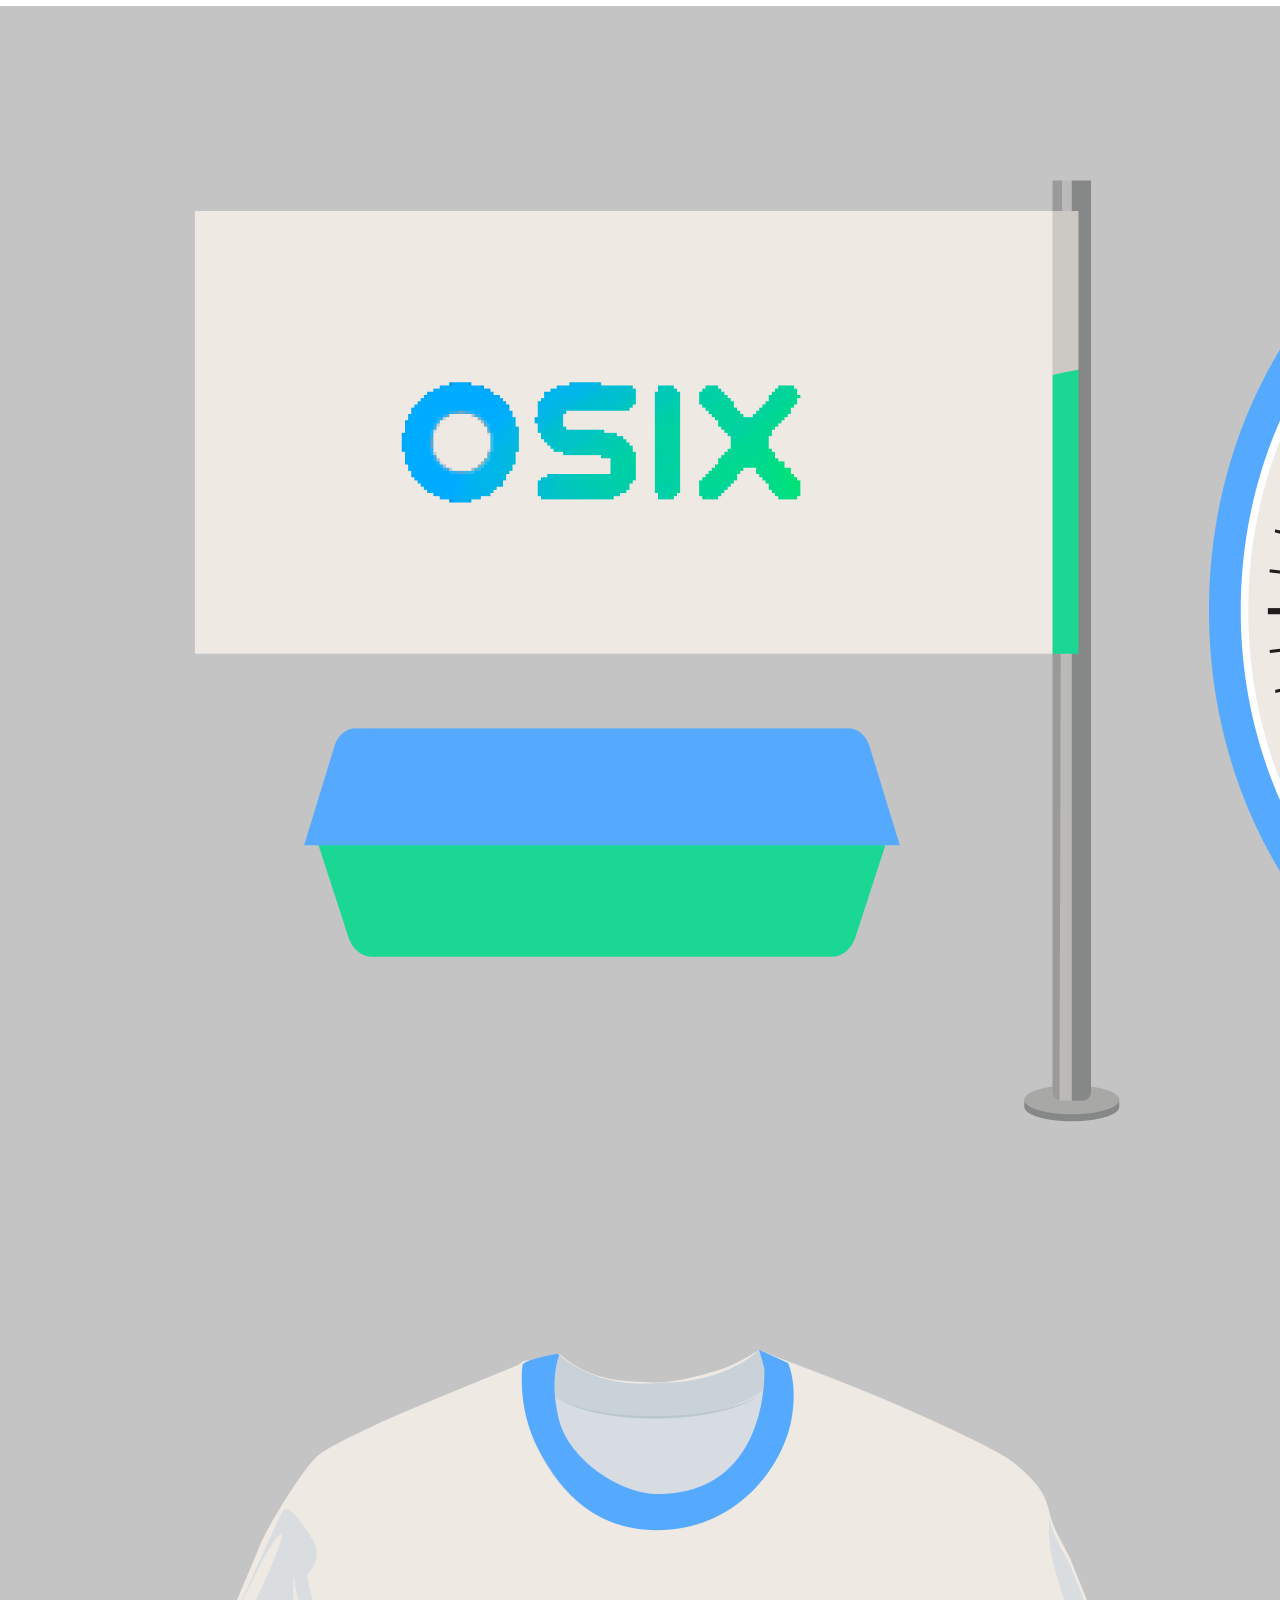
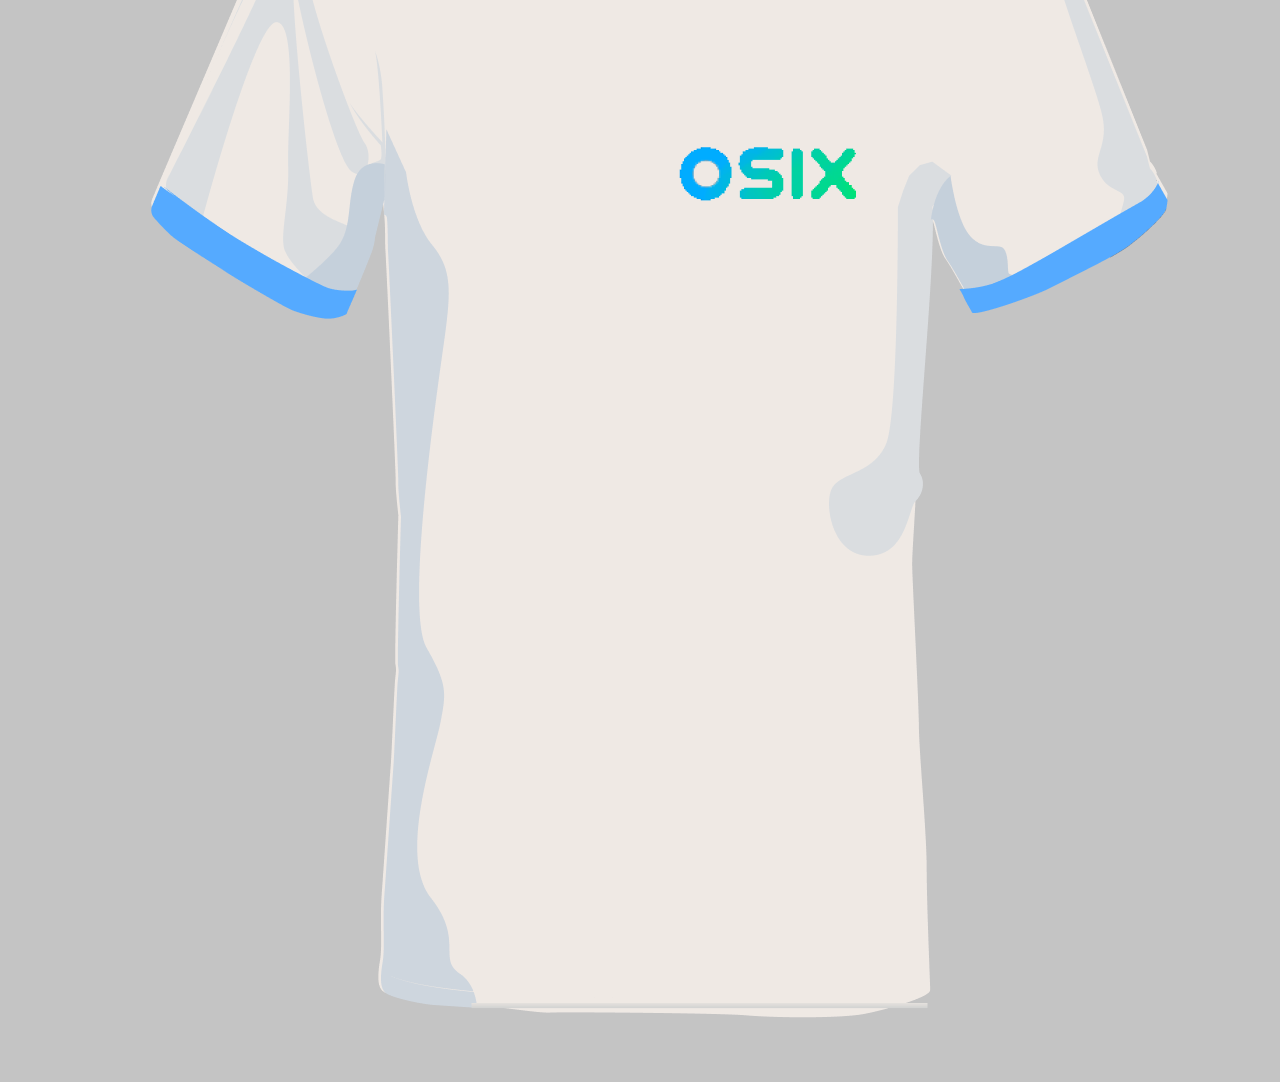
<file: Conjunto1/3935x2686-square_447552247/index.html>
<html>
<head>
	<meta charset="utf-8">
	<title>3935x2686 Square</title>
	<meta name="viewport" content="width=device-width, initial-scale=1.0, maximum-scale=1.0, user-scalable=no" />
	<meta name="ad.size" content="width=3935,height=2686">
	<link type="text/css" href="bannerify.css" rel="stylesheet" />
</head>
<body>
	<div id="banner1_144868333">
		<div style="display: none;" id="b_1_banner1_144868333" class="js-bnfy">
			<img id="img_1_banner1_144868333" class="bnfy-enter" alt="Rectangle 1" width="3935" height="2676" src="images/rectangle-1_759645871.svg"/>
		</div>
		<div style="display: none;" id="b_2_banner1_144868333" class="js-bnfy">
			<img id="img_2_banner1_144868333" class="bnfy-enter" alt="Group 3" width="3596" height="2463" src="images/group-3_649604209.png"/>
		</div>
		<div style="display: none;" id="b_3_banner1_144868333" class="js-bnfy">
			<img id="img_3_banner1_144868333" class="bnfy-enter" alt="www.osix.es" width="80" height="26" src="images/wwwosixes_840037598.svg"/>
		</div>
		<div style="display: none;" id="b_4_banner1_144868333" class="js-bnfy">
			<img id="img_4_banner1_144868333" class="bnfy-enter" alt="logo definitivo letras corporativas OSIX (2) 6" width="361" height="431" src="images/logo-definitivo-letras-corporativas-osix-2-6_856283535.png"/>
		</div>
		<div style="display: none;" id="b_5_banner1_144868333" class="js-bnfy">
			<img id="img_5_banner1_144868333" class="bnfy-enter" alt="logo definitivo letras corporativas OSIX (2) 7" width="359" height="431" src="images/logo-definitivo-letras-corporativas-osix-2-7_348619333.png"/>
		</div>
		<div style="display: none;" id="b_6_banner1_144868333" class="js-bnfy">
			<img id="img_6_banner1_144868333" class="bnfy-enter" alt="logo definitivo letras corporativas OSIX (2) 8" width="602" height="727" src="images/logo-definitivo-letras-corporativas-osix-2-8_536162981.png"/>
		</div>
		<div style="display: none;" id="b_7_banner1_144868333" class="js-bnfy">
			<img id="img_7_banner1_144868333" class="bnfy-enter" alt="logo definitivo letras corporativas OSIX (2) 9" width="1278" height="1068" src="images/logo-definitivo-letras-corporativas-osix-2-9_841338142.png"/>
		</div>
		<div style="display: none;" id="b_8_banner1_144868333" class="js-bnfy">
			<img id="img_8_banner1_144868333" class="bnfy-enter" alt="logo definitivo letras corporativas OSIX (2) 10" width="502" height="625" src="images/logo-definitivo-letras-corporativas-osix-2-10_975101371.png"/>
		</div>
		<div style="display: none;" id="b_9_banner1_144868333" class="js-bnfy">
			<img id="img_9_banner1_144868333" class="bnfy-enter" alt="logo definitivo letras corporativas OSIX (2) 11" width="515" height="622" src="images/logo-definitivo-letras-corporativas-osix-2-11_387073164.png"/>
		</div>
		<div style="display: none;" id="b_10_banner1_144868333" class="js-bnfy">
			<img id="img_10_banner1_144868333" class="bnfy-enter" alt="logo definitivo letras corporativas OSIX (2) 12" width="628" height="751" src="images/logo-definitivo-letras-corporativas-osix-2-12_003891413.png"/>
		</div>
		<div style="display: none;" id="b_11_banner1_144868333" class="js-bnfy">
			<img id="img_11_banner1_144868333" class="bnfy-enter" alt="logo definitivo letras corporativas OSIX (2) 16" width="359" height="432" src="images/logo-definitivo-letras-corporativas-osix-2-16_189814123.png"/>
		</div>
		<div style="display: none;" id="b_12_banner1_144868333" class="js-bnfy">
			<img id="img_12_banner1_144868333" class="bnfy-enter" alt="logo definitivo letras corporativas OSIX (2) 13" width="1000" height="1142" src="images/logo-definitivo-letras-corporativas-osix-2-13_602892289.png"/>
		</div>
		<div style="display: none;" id="b_13_banner1_144868333" class="js-bnfy">
			<img id="img_13_banner1_144868333" class="bnfy-enter" alt="logo definitivo letras corporativas OSIX (2) 14" width="536" height="634" src="images/logo-definitivo-letras-corporativas-osix-2-14_431828565.png"/>
		</div>
		<div style="display: none;" id="b_14_banner1_144868333" class="js-bnfy">
			<img id="img_14_banner1_144868333" class="bnfy-enter" alt="logo definitivo letras corporativas OSIX (2) 17" width="410" height="429" src="images/logo-definitivo-letras-corporativas-osix-2-17_991453871.png"/>
		</div>
		<div style="display: none;" id="b_15_banner1_144868333" class="js-bnfy">
			<img id="img_15_banner1_144868333" class="bnfy-enter" alt="logo definitivo letras corporativas OSIX (2) 15" width="359" height="430" src="images/logo-definitivo-letras-corporativas-osix-2-15_112929431.png"/>
		</div>
	</div>
	
	<script src="bannerify.js"></script>
	
	<noscript>
		<style>
			#banner1_144868333 div {
				display: block!important;
			}
		</style>
	</noscript>
</body>
</html>
</file>
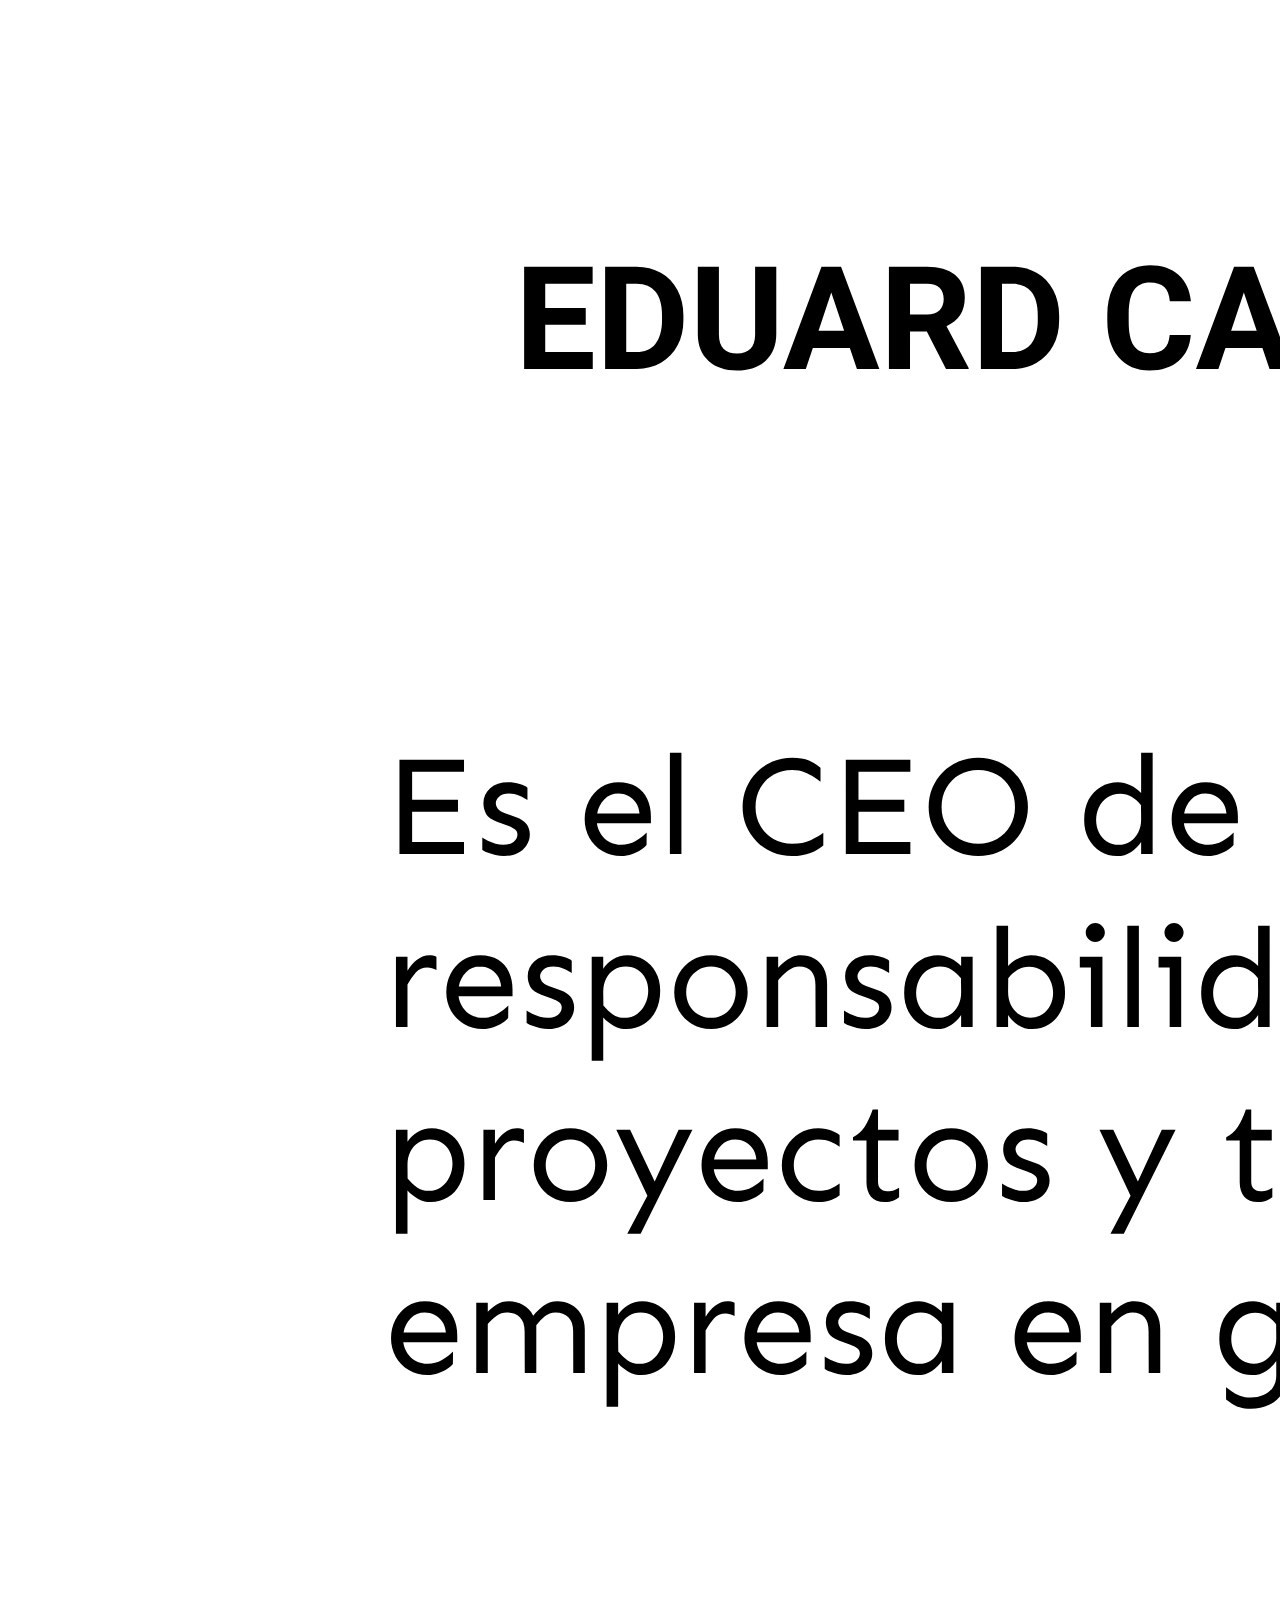
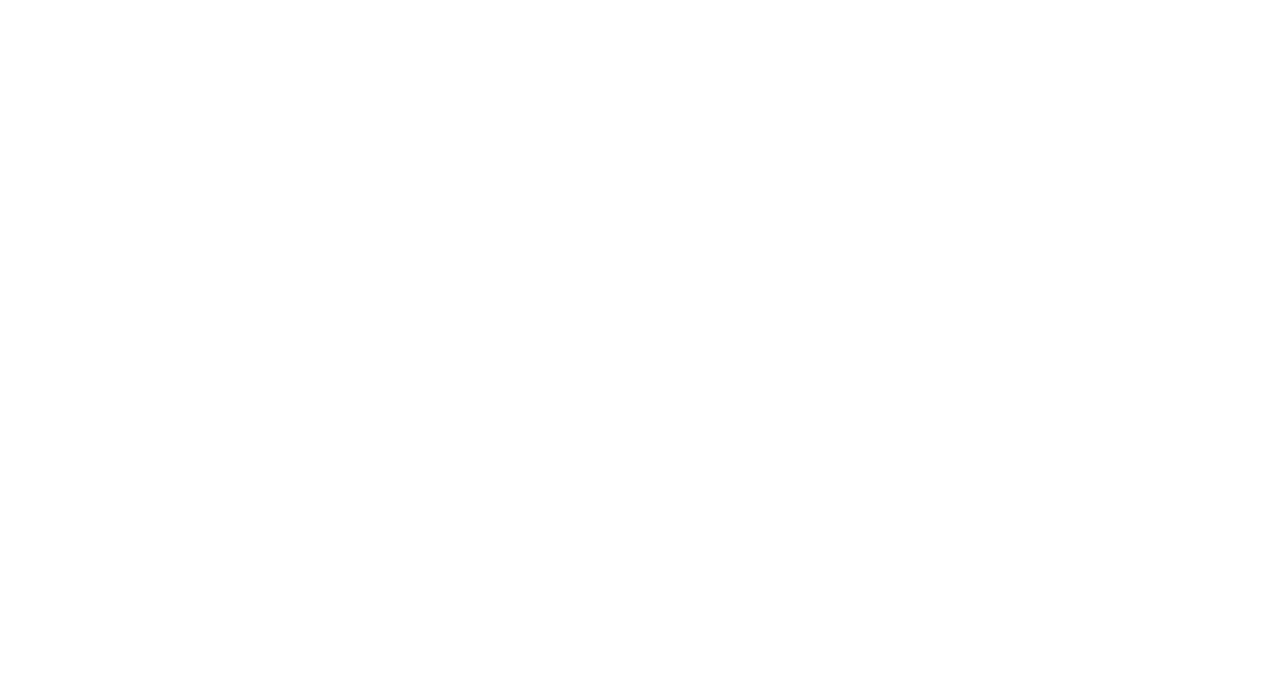
<file: Eduard Castelló/3635x2284-square_722745473/index.html>
<html>
<head>
	<meta charset="utf-8">
	<title>3635x2284 Square</title>
	<meta name="viewport" content="width=device-width, initial-scale=1.0, maximum-scale=1.0, user-scalable=no" />
	<meta name="ad.size" content="width=3635,height=2284">
	<link type="text/css" href="bannerify.css" rel="stylesheet" />
</head>
<body>
	<div id="banner1_005936492">
		<div style="display: none;" id="b_1_banner1_005936492" class="js-bnfy">
			<img id="img_1_banner1_005936492" class="bnfy-enter" alt="EDUARD CASTELLÓ LARA" width="1689" height="169" src="images/eduard-castello-lara_578722314.svg"/>
		</div>
		<div style="display: none;" id="b_2_banner1_005936492" class="js-bnfy">
			<img id="img_2_banner1_005936492" class="bnfy-enter" alt="Es el CEO de la empresa y su responsabilidad es gestionar y revisar los proyectos y todo el funcionamiento de la empresa en general y la contabilidad." width="2867" height="767" src="images/es-el-ceo-de-la-empresa-y-su-responsabilidad-es-gestionar-y-revisar-los-proyectos-y-todo-el-funcionamiento-de-la-empresa-en-general-y-la-contabilidad_485997067.svg"/>
		</div>
	</div>
	
	<script src="bannerify.js"></script>
	
	<noscript>
		<style>
			#banner1_005936492 div {
				display: block!important;
			}
		</style>
	</noscript>
</body>
</html>
</file>
<file: Conjunto 2/2541x1459-square_998402108/bannerify.css>
@charset "UTF-8";

body,
html {
	margin: 0;
	padding: 0;
}

#banner1_923125544 {
	background-color: #ffffff;
	border: 0;
	box-sizing: border-box;
	cursor: default;
	display: block;
	height: 1459px;
	overflow: hidden;
	position: relative;
	width: 2541px;
	z-index: 1;
}

#banner1_923125544 div {
	position: absolute;
	box-sizing: border-box;
	padding: 0;
	margin: 0;
}

#banner1_923125544 img {
	position: absolute;
	top: 0;
	left: 0;
	display: block;
	padding: 0;
	margin: 0;
}

#b_1_banner1_923125544 {
	top: 0px;
	left: 2px;
	z-index: 1;
}

#img_1_banner1_923125544 {
	width: 2539px;
	height: 1456px;
}

#img_1_banner1_923125544.bnfy-enter {
	-webkit-animation: fade-in 100ms 4900ms ease 1 both;
	animation: fade-in 100ms 4900ms ease 1 both;
}

#b_2_banner1_923125544 {
	top: 3px;
	left: 0px;
	z-index: 2;
}

#img_2_banner1_923125544 {
	width: 2539px;
	height: 1456px;
}

#img_2_banner1_923125544.bnfy-enter {
	-webkit-animation: fade-in 100ms 4900ms ease 1 both;
	animation: fade-in 100ms 4900ms ease 1 both;
}

#b_3_banner1_923125544 {
	top: 54px;
	left: 559px;
	z-index: 3;
}

#img_3_banner1_923125544 {
	width: 280px;
	height: 434px;
}

#img_3_banner1_923125544.bnfy-enter {
	-webkit-animation: fade-in 100ms 4900ms ease 1 both;
	animation: fade-in 100ms 4900ms ease 1 both;
}

#b_4_banner1_923125544 {
	top: 68px;
	left: 575px;
	z-index: 4;
}

#img_4_banner1_923125544 {
	width: 14px;
	height: 10px;
}

#img_4_banner1_923125544.bnfy-enter {
	-webkit-animation: fade-in 100ms 4900ms ease 1 both;
	animation: fade-in 100ms 4900ms ease 1 both;
}

#b_5_banner1_923125544 {
	top: 33px;
	left: 577px;
	z-index: 5;
}

#img_5_banner1_923125544 {
	width: 3px;
	height: 39px;
}

#img_5_banner1_923125544.bnfy-enter {
	-webkit-animation: fade-in 100ms 4900ms ease 1 both;
	animation: fade-in 100ms 4900ms ease 1 both;
}

#b_6_banner1_923125544 {
	top: 33px;
	left: 583px;
	z-index: 6;
}

#img_6_banner1_923125544 {
	width: 5px;
	height: 39px;
}

#img_6_banner1_923125544.bnfy-enter {
	-webkit-animation: fade-in 100ms 4900ms ease 1 both;
	animation: fade-in 100ms 4900ms ease 1 both;
}

#b_7_banner1_923125544 {
	top: 68px;
	left: 599px;
	z-index: 7;
}

#img_7_banner1_923125544 {
	width: 13px;
	height: 10px;
}

#img_7_banner1_923125544.bnfy-enter {
	-webkit-animation: fade-in 100ms 4900ms ease 1 both;
	animation: fade-in 100ms 4900ms ease 1 both;
}

#b_8_banner1_923125544 {
	top: 33px;
	left: 600px;
	z-index: 8;
}

#img_8_banner1_923125544 {
	width: 3px;
	height: 39px;
}

#img_8_banner1_923125544.bnfy-enter {
	-webkit-animation: fade-in 100ms 4900ms ease 1 both;
	animation: fade-in 100ms 4900ms ease 1 both;
}

#b_9_banner1_923125544 {
	top: 33px;
	left: 607px;
	z-index: 9;
}

#img_9_banner1_923125544 {
	width: 4px;
	height: 39px;
}

#img_9_banner1_923125544.bnfy-enter {
	-webkit-animation: fade-in 100ms 4900ms ease 1 both;
	animation: fade-in 100ms 4900ms ease 1 both;
}

#b_10_banner1_923125544 {
	top: 68px;
	left: 622px;
	z-index: 10;
}

#img_10_banner1_923125544 {
	width: 14px;
	height: 10px;
}

#img_10_banner1_923125544.bnfy-enter {
	-webkit-animation: fade-in 100ms 4900ms ease 1 both;
	animation: fade-in 100ms 4900ms ease 1 both;
}

#b_11_banner1_923125544 {
	top: 33px;
	left: 623px;
	z-index: 11;
}

#img_11_banner1_923125544 {
	width: 5px;
	height: 39px;
}

#img_11_banner1_923125544.bnfy-enter {
	-webkit-animation: fade-in 100ms 4900ms ease 1 both;
	animation: fade-in 100ms 4900ms ease 1 both;
}

#b_12_banner1_923125544 {
	top: 33px;
	left: 631px;
	z-index: 12;
}

#img_12_banner1_923125544 {
	width: 3px;
	height: 39px;
}

#img_12_banner1_923125544.bnfy-enter {
	-webkit-animation: fade-in 100ms 4900ms ease 1 both;
	animation: fade-in 100ms 4900ms ease 1 both;
}

#b_13_banner1_923125544 {
	top: 68px;
	left: 646px;
	z-index: 13;
}

#img_13_banner1_923125544 {
	width: 13px;
	height: 10px;
}

#img_13_banner1_923125544.bnfy-enter {
	-webkit-animation: fade-in 100ms 4900ms ease 1 both;
	animation: fade-in 100ms 4900ms ease 1 both;
}

#b_14_banner1_923125544 {
	top: 33px;
	left: 648px;
	z-index: 14;
}

#img_14_banner1_923125544 {
	width: 3px;
	height: 39px;
}

#img_14_banner1_923125544.bnfy-enter {
	-webkit-animation: fade-in 100ms 4900ms ease 1 both;
	animation: fade-in 100ms 4900ms ease 1 both;
}

#b_15_banner1_923125544 {
	top: 33px;
	left: 654px;
	z-index: 15;
}

#img_15_banner1_923125544 {
	width: 3px;
	height: 39px;
}

#img_15_banner1_923125544.bnfy-enter {
	-webkit-animation: fade-in 100ms 4900ms ease 1 both;
	animation: fade-in 100ms 4900ms ease 1 both;
}

#b_16_banner1_923125544 {
	top: 68px;
	left: 669px;
	z-index: 16;
}

#img_16_banner1_923125544 {
	width: 13px;
	height: 10px;
}

#img_16_banner1_923125544.bnfy-enter {
	-webkit-animation: fade-in 100ms 4900ms ease 1 both;
	animation: fade-in 100ms 4900ms ease 1 both;
}

#b_17_banner1_923125544 {
	top: 33px;
	left: 671px;
	z-index: 17;
}

#img_17_banner1_923125544 {
	width: 3px;
	height: 39px;
}

#img_17_banner1_923125544.bnfy-enter {
	-webkit-animation: fade-in 100ms 4900ms ease 1 both;
	animation: fade-in 100ms 4900ms ease 1 both;
}

#b_18_banner1_923125544 {
	top: 33px;
	left: 677px;
	z-index: 18;
}

#img_18_banner1_923125544 {
	width: 3px;
	height: 39px;
}

#img_18_banner1_923125544.bnfy-enter {
	-webkit-animation: fade-in 100ms 4900ms ease 1 both;
	animation: fade-in 100ms 4900ms ease 1 both;
}

#b_19_banner1_923125544 {
	top: 68px;
	left: 692px;
	z-index: 19;
}

#img_19_banner1_923125544 {
	width: 13px;
	height: 10px;
}

#img_19_banner1_923125544.bnfy-enter {
	-webkit-animation: fade-in 100ms 4900ms ease 1 both;
	animation: fade-in 100ms 4900ms ease 1 both;
}

#b_20_banner1_923125544 {
	top: 33px;
	left: 694px;
	z-index: 20;
}

#img_20_banner1_923125544 {
	width: 3px;
	height: 39px;
}

#img_20_banner1_923125544.bnfy-enter {
	-webkit-animation: fade-in 100ms 4900ms ease 1 both;
	animation: fade-in 100ms 4900ms ease 1 both;
}

#b_21_banner1_923125544 {
	top: 33px;
	left: 700px;
	z-index: 21;
}

#img_21_banner1_923125544 {
	width: 3px;
	height: 39px;
}

#img_21_banner1_923125544.bnfy-enter {
	-webkit-animation: fade-in 100ms 4900ms ease 1 both;
	animation: fade-in 100ms 4900ms ease 1 both;
}

#b_22_banner1_923125544 {
	top: 68px;
	left: 715px;
	z-index: 22;
}

#img_22_banner1_923125544 {
	width: 14px;
	height: 10px;
}

#img_22_banner1_923125544.bnfy-enter {
	-webkit-animation: fade-in 100ms 4900ms ease 1 both;
	animation: fade-in 100ms 4900ms ease 1 both;
}

#b_23_banner1_923125544 {
	top: 33px;
	left: 717px;
	z-index: 23;
}

#img_23_banner1_923125544 {
	width: 3px;
	height: 39px;
}

#img_23_banner1_923125544.bnfy-enter {
	-webkit-animation: fade-in 100ms 4900ms ease 1 both;
	animation: fade-in 100ms 4900ms ease 1 both;
}

#b_24_banner1_923125544 {
	top: 33px;
	left: 723px;
	z-index: 24;
}

#img_24_banner1_923125544 {
	width: 3px;
	height: 39px;
}

#img_24_banner1_923125544.bnfy-enter {
	-webkit-animation: fade-in 100ms 4900ms ease 1 both;
	animation: fade-in 100ms 4900ms ease 1 both;
}

#b_25_banner1_923125544 {
	top: 68px;
	left: 738px;
	z-index: 25;
}

#img_25_banner1_923125544 {
	width: 14px;
	height: 10px;
}

#img_25_banner1_923125544.bnfy-enter {
	-webkit-animation: fade-in 100ms 4900ms ease 1 both;
	animation: fade-in 100ms 4900ms ease 1 both;
}

#b_26_banner1_923125544 {
	top: 33px;
	left: 740px;
	z-index: 26;
}

#img_26_banner1_923125544 {
	width: 3px;
	height: 39px;
}

#img_26_banner1_923125544.bnfy-enter {
	-webkit-animation: fade-in 100ms 4900ms ease 1 both;
	animation: fade-in 100ms 4900ms ease 1 both;
}

#b_27_banner1_923125544 {
	top: 33px;
	left: 746px;
	z-index: 27;
}

#img_27_banner1_923125544 {
	width: 5px;
	height: 39px;
}

#img_27_banner1_923125544.bnfy-enter {
	-webkit-animation: fade-in 100ms 4900ms ease 1 both;
	animation: fade-in 100ms 4900ms ease 1 both;
}

#b_28_banner1_923125544 {
	top: 68px;
	left: 762px;
	z-index: 28;
}

#img_28_banner1_923125544 {
	width: 14px;
	height: 10px;
}

#img_28_banner1_923125544.bnfy-enter {
	-webkit-animation: fade-in 100ms 4900ms ease 1 both;
	animation: fade-in 100ms 4900ms ease 1 both;
}

#b_29_banner1_923125544 {
	top: 33px;
	left: 763px;
	z-index: 29;
}

#img_29_banner1_923125544 {
	width: 4px;
	height: 39px;
}

#img_29_banner1_923125544.bnfy-enter {
	-webkit-animation: fade-in 100ms 4900ms ease 1 both;
	animation: fade-in 100ms 4900ms ease 1 both;
}

#b_30_banner1_923125544 {
	top: 33px;
	left: 771px;
	z-index: 30;
}

#img_30_banner1_923125544 {
	width: 3px;
	height: 39px;
}

#img_30_banner1_923125544.bnfy-enter {
	-webkit-animation: fade-in 100ms 4900ms ease 1 both;
	animation: fade-in 100ms 4900ms ease 1 both;
}

#b_31_banner1_923125544 {
	top: 68px;
	left: 785px;
	z-index: 31;
}

#img_31_banner1_923125544 {
	width: 14px;
	height: 10px;
}

#img_31_banner1_923125544.bnfy-enter {
	-webkit-animation: fade-in 100ms 4900ms ease 1 both;
	animation: fade-in 100ms 4900ms ease 1 both;
}

#b_32_banner1_923125544 {
	top: 33px;
	left: 787px;
	z-index: 32;
}

#img_32_banner1_923125544 {
	width: 4px;
	height: 39px;
}

#img_32_banner1_923125544.bnfy-enter {
	-webkit-animation: fade-in 100ms 4900ms ease 1 both;
	animation: fade-in 100ms 4900ms ease 1 both;
}

#b_33_banner1_923125544 {
	top: 33px;
	left: 794px;
	z-index: 33;
}

#img_33_banner1_923125544 {
	width: 3px;
	height: 39px;
}

#img_33_banner1_923125544.bnfy-enter {
	-webkit-animation: fade-in 100ms 4900ms ease 1 both;
	animation: fade-in 100ms 4900ms ease 1 both;
}

#b_34_banner1_923125544 {
	top: 68px;
	left: 808px;
	z-index: 34;
}

#img_34_banner1_923125544 {
	width: 14px;
	height: 10px;
}

#img_34_banner1_923125544.bnfy-enter {
	-webkit-animation: fade-in 100ms 4900ms ease 1 both;
	animation: fade-in 100ms 4900ms ease 1 both;
}

#b_35_banner1_923125544 {
	top: 33px;
	left: 811px;
	z-index: 35;
}

#img_35_banner1_923125544 {
	width: 3px;
	height: 39px;
}

#img_35_banner1_923125544.bnfy-enter {
	-webkit-animation: fade-in 100ms 4900ms ease 1 both;
	animation: fade-in 100ms 4900ms ease 1 both;
}

#b_36_banner1_923125544 {
	top: 33px;
	left: 817px;
	z-index: 36;
}

#img_36_banner1_923125544 {
	width: 3px;
	height: 39px;
}

#img_36_banner1_923125544.bnfy-enter {
	-webkit-animation: fade-in 100ms 4900ms ease 1 both;
	animation: fade-in 100ms 4900ms ease 1 both;
}

#b_37_banner1_923125544 {
	top: 46px;
	left: 911px;
	z-index: 37;
}

#img_37_banner1_923125544 {
	width: 171px;
	height: 390px;
}

#img_37_banner1_923125544.bnfy-enter {
	-webkit-animation: fade-in 100ms 4900ms ease 1 both;
	animation: fade-in 100ms 4900ms ease 1 both;
}

#b_38_banner1_923125544 {
	top: 53px;
	left: 916px;
	z-index: 38;
}

#img_38_banner1_923125544 {
	width: 163px;
	height: 376px;
}

#img_38_banner1_923125544.bnfy-enter {
	-webkit-animation: fade-in 100ms 4900ms ease 1 both;
	animation: fade-in 100ms 4900ms ease 1 both;
}

#b_39_banner1_923125544 {
	top: 211px;
	left: 987px;
	z-index: 39;
}

#img_39_banner1_923125544 {
	width: 1px;
	height: 3px;
}

#img_39_banner1_923125544.bnfy-enter {
	-webkit-animation: fade-in 100ms 4900ms ease 1 both;
	animation: fade-in 100ms 4900ms ease 1 both;
}

#b_40_banner1_923125544 {
	top: 211px;
	left: 989px;
	z-index: 40;
}

#img_40_banner1_923125544 {
	width: 2px;
	height: 3px;
}

#img_40_banner1_923125544.bnfy-enter {
	-webkit-animation: fade-in 100ms 4900ms ease 1 both;
	animation: fade-in 100ms 4900ms ease 1 both;
}

#b_41_banner1_923125544 {
	top: 211px;
	left: 991px;
	z-index: 41;
}

#img_41_banner1_923125544 {
	width: 1px;
	height: 3px;
}

#img_41_banner1_923125544.bnfy-enter {
	-webkit-animation: fade-in 100ms 4900ms ease 1 both;
	animation: fade-in 100ms 4900ms ease 1 both;
}

#b_42_banner1_923125544 {
	top: 211px;
	left: 995px;
	z-index: 42;
}

#img_42_banner1_923125544 {
	width: 1px;
	height: 3px;
}

#img_42_banner1_923125544.bnfy-enter {
	-webkit-animation: fade-in 100ms 4900ms ease 1 both;
	animation: fade-in 100ms 4900ms ease 1 both;
}

#b_43_banner1_923125544 {
	top: 211px;
	left: 996px;
	z-index: 43;
}

#img_43_banner1_923125544 {
	width: 2px;
	height: 3px;
}

#img_43_banner1_923125544.bnfy-enter {
	-webkit-animation: fade-in 100ms 4900ms ease 1 both;
	animation: fade-in 100ms 4900ms ease 1 both;
}

#b_44_banner1_923125544 {
	top: 211px;
	left: 999px;
	z-index: 44;
}

#img_44_banner1_923125544 {
	width: 1px;
	height: 3px;
}

#img_44_banner1_923125544.bnfy-enter {
	-webkit-animation: fade-in 100ms 4900ms ease 1 both;
	animation: fade-in 100ms 4900ms ease 1 both;
}

#b_45_banner1_923125544 {
	top: 211px;
	left: 1000px;
	z-index: 45;
}

#img_45_banner1_923125544 {
	width: 2px;
	height: 3px;
}

#img_45_banner1_923125544.bnfy-enter {
	-webkit-animation: fade-in 100ms 4900ms ease 1 both;
	animation: fade-in 100ms 4900ms ease 1 both;
}

#b_46_banner1_923125544 {
	top: 211px;
	left: 1002px;
	z-index: 46;
}

#img_46_banner1_923125544 {
	width: 1px;
	height: 3px;
}

#img_46_banner1_923125544.bnfy-enter {
	-webkit-animation: fade-in 100ms 4900ms ease 1 both;
	animation: fade-in 100ms 4900ms ease 1 both;
}

#b_47_banner1_923125544 {
	top: 211px;
	left: 1003px;
	z-index: 47;
}

#img_47_banner1_923125544 {
	width: 2px;
	height: 3px;
}

#img_47_banner1_923125544.bnfy-enter {
	-webkit-animation: fade-in 100ms 4900ms ease 1 both;
	animation: fade-in 100ms 4900ms ease 1 both;
}

#b_48_banner1_923125544 {
	top: 211px;
	left: 1006px;
	z-index: 48;
}

#img_48_banner1_923125544 {
	width: 1px;
	height: 3px;
}

#img_48_banner1_923125544.bnfy-enter {
	-webkit-animation: fade-in 100ms 4900ms ease 1 both;
	animation: fade-in 100ms 4900ms ease 1 both;
}

#b_49_banner1_923125544 {
	top: 211px;
	left: 1007px;
	z-index: 49;
}

#img_49_banner1_923125544 {
	width: 1px;
	height: 3px;
}

#img_49_banner1_923125544.bnfy-enter {
	-webkit-animation: fade-in 100ms 4900ms ease 1 both;
	animation: fade-in 100ms 4900ms ease 1 both;
}

#b_50_banner1_923125544 {
	top: 211px;
	left: 1009px;
	z-index: 50;
}

#img_50_banner1_923125544 {
	width: 2px;
	height: 3px;
}

#img_50_banner1_923125544.bnfy-enter {
	-webkit-animation: fade-in 100ms 4900ms ease 1 both;
	animation: fade-in 100ms 4900ms ease 1 both;
}

#b_51_banner1_923125544 {
	top: 211px;
	left: 1011px;
	z-index: 51;
}

#img_51_banner1_923125544 {
	width: 2px;
	height: 4px;
}

#img_51_banner1_923125544.bnfy-enter {
	-webkit-animation: fade-in 100ms 4900ms ease 1 both;
	animation: fade-in 100ms 4900ms ease 1 both;
}

#b_52_banner1_923125544 {
	top: 211px;
	left: 1013px;
	z-index: 52;
}

#img_52_banner1_923125544 {
	width: 2px;
	height: 3px;
}

#img_52_banner1_923125544.bnfy-enter {
	-webkit-animation: fade-in 100ms 4900ms ease 1 both;
	animation: fade-in 100ms 4900ms ease 1 both;
}

#b_53_banner1_923125544 {
	top: 211px;
	left: 1015px;
	z-index: 53;
}

#img_53_banner1_923125544 {
	width: 2px;
	height: 3px;
}

#img_53_banner1_923125544.bnfy-enter {
	-webkit-animation: fade-in 100ms 4900ms ease 1 both;
	animation: fade-in 100ms 4900ms ease 1 both;
}

#b_54_banner1_923125544 {
	top: 211px;
	left: 1017px;
	z-index: 54;
}

#img_54_banner1_923125544 {
	width: 1px;
	height: 3px;
}

#img_54_banner1_923125544.bnfy-enter {
	-webkit-animation: fade-in 100ms 4900ms ease 1 both;
	animation: fade-in 100ms 4900ms ease 1 both;
}

#b_55_banner1_923125544 {
	top: 211px;
	left: 1019px;
	z-index: 55;
}

#img_55_banner1_923125544 {
	width: 1px;
	height: 3px;
}

#img_55_banner1_923125544.bnfy-enter {
	-webkit-animation: fade-in 100ms 4900ms ease 1 both;
	animation: fade-in 100ms 4900ms ease 1 both;
}

#b_56_banner1_923125544 {
	top: 501px;
	left: 911px;
	z-index: 56;
}

#img_56_banner1_923125544 {
	width: 171px;
	height: 70px;
}

#img_56_banner1_923125544.bnfy-enter {
	-webkit-animation: fade-in 100ms 4900ms ease 1 both;
	animation: fade-in 100ms 4900ms ease 1 both;
}

#b_57_banner1_923125544 {
	top: 501px;
	left: 1031px;
	z-index: 57;
}

#img_57_banner1_923125544 {
	width: 51px;
	height: 70px;
}

#img_57_banner1_923125544.bnfy-enter {
	-webkit-animation: fade-in 100ms 4900ms ease 1 both;
	animation: fade-in 100ms 4900ms ease 1 both;
}

#b_58_banner1_923125544 {
	top: 501px;
	left: 1027px;
	z-index: 58;
}

#img_58_banner1_923125544 {
	width: 4px;
	height: 70px;
}

#img_58_banner1_923125544.bnfy-enter {
	-webkit-animation: fade-in 100ms 4900ms ease 1 both;
	animation: fade-in 100ms 4900ms ease 1 both;
}

#b_59_banner1_923125544 {
	top: 38px;
	left: 33px;
	z-index: 59;
}

#img_59_banner1_923125544 {
	width: 431px;
	height: 694px;
}

#img_59_banner1_923125544.bnfy-enter {
	-webkit-animation: fade-in 100ms 4900ms ease 1 both;
	animation: fade-in 100ms 4900ms ease 1 both;
}

#b_60_banner1_923125544 {
	top: 72px;
	left: 54px;
	z-index: 60;
}

#img_60_banner1_923125544 {
	width: 390px;
	height: 635px;
}

#img_60_banner1_923125544.bnfy-enter {
	-webkit-animation: fade-in 100ms 4900ms ease 1 both;
	animation: fade-in 100ms 4900ms ease 1 both;
}

#b_61_banner1_923125544 {
	top: 81px;
	left: 61px;
	z-index: 61;
}

#img_61_banner1_923125544 {
	width: 375px;
	height: 614px;
}

#img_61_banner1_923125544.bnfy-enter {
	-webkit-animation: fade-in 100ms 4900ms ease 1 both;
	animation: fade-in 100ms 4900ms ease 1 both;
}

#b_62_banner1_923125544 {
	top: 73px;
	left: 1129px;
	z-index: 62;
}

#img_62_banner1_923125544 {
	width: 318px;
	height: 537px;
}

#img_62_banner1_923125544.bnfy-enter {
	-webkit-animation: fade-in 100ms 4900ms ease 1 both;
	animation: fade-in 100ms 4900ms ease 1 both;
}

#b_63_banner1_923125544 {
	top: 73px;
	left: 1420px;
	z-index: 63;
}

#img_63_banner1_923125544 {
	width: 19px;
	height: 536px;
}

#img_63_banner1_923125544.bnfy-enter {
	-webkit-animation: fade-in 100ms 4900ms ease 1 both;
	animation: fade-in 100ms 4900ms ease 1 both;
}

#b_64_banner1_923125544 {
	top: 73px;
	left: 1172px;
	z-index: 64;
}

#img_64_banner1_923125544 {
	width: 275px;
	height: 536px;
}

#img_64_banner1_923125544.bnfy-enter {
	-webkit-animation: fade-in 100ms 4900ms ease 1 both;
	animation: fade-in 100ms 4900ms ease 1 both;
}

#b_65_banner1_923125544 {
	top: 110px;
	left: 1153px;
	z-index: 65;
}

#img_65_banner1_923125544 {
	width: 269px;
	height: 452px;
}

#img_65_banner1_923125544.bnfy-enter {
	-webkit-animation: fade-in 100ms 4900ms ease 1 both;
	animation: fade-in 100ms 4900ms ease 1 both;
}

#b_66_banner1_923125544 {
	top: 91px;
	left: 1269px;
	z-index: 66;
}

#img_66_banner1_923125544 {
	width: 39px;
	height: 5px;
}

#img_66_banner1_923125544.bnfy-enter {
	-webkit-animation: fade-in 100ms 4900ms ease 1 both;
	animation: fade-in 100ms 4900ms ease 1 both;
}

#b_67_banner1_923125544 {
	top: 91px;
	left: 1318px;
	z-index: 67;
}

#img_67_banner1_923125544 {
	width: 5px;
	height: 5px;
}

#img_67_banner1_923125544.bnfy-enter {
	-webkit-animation: fade-in 100ms 4900ms ease 1 both;
	animation: fade-in 100ms 4900ms ease 1 both;
}

#b_68_banner1_923125544 {
	top: 574px;
	left: 1270px;
	z-index: 68;
}

#img_68_banner1_923125544 {
	width: 37px;
	height: 21px;
}

#img_68_banner1_923125544.bnfy-enter {
	-webkit-animation: fade-in 100ms 4900ms ease 1 both;
	animation: fade-in 100ms 4900ms ease 1 both;
}

#b_69_banner1_923125544 {
	top: 635px;
	left: 874px;
	z-index: 69;
}

#img_69_banner1_923125544 {
	width: 208px;
	height: 174px;
}

#img_69_banner1_923125544.bnfy-enter {
	-webkit-animation: fade-in 100ms 4900ms ease 1 both;
	animation: fade-in 100ms 4900ms ease 1 both;
}

#b_70_banner1_923125544 {
	top: 665px;
	left: 881px;
	z-index: 70;
}

#img_70_banner1_923125544 {
	width: 193px;
	height: 135px;
}

#img_70_banner1_923125544.bnfy-enter {
	-webkit-animation: fade-in 100ms 4900ms ease 1 both;
	animation: fade-in 100ms 4900ms ease 1 both;
}

#b_71_banner1_923125544 {
	top: 684px;
	left: 897px;
	z-index: 71;
}

#img_71_banner1_923125544 {
	width: 65px;
	height: 97px;
}

#img_71_banner1_923125544.bnfy-enter {
	-webkit-animation: fade-in 100ms 4900ms ease 1 both;
	animation: fade-in 100ms 4900ms ease 1 both;
}

#b_72_banner1_923125544 {
	top: 690px;
	left: 901px;
	z-index: 72;
}

#img_72_banner1_923125544 {
	width: 57px;
	height: 85px;
}

#img_72_banner1_923125544.bnfy-enter {
	-webkit-animation: fade-in 100ms 4900ms ease 1 both;
	animation: fade-in 100ms 4900ms ease 1 both;
}

#b_73_banner1_923125544 {
	top: 643px;
	left: 965px;
	z-index: 73;
}

#img_73_banner1_923125544 {
	width: 25px;
	height: 8px;
}

#img_73_banner1_923125544.bnfy-enter {
	-webkit-animation: fade-in 100ms 4900ms ease 1 both;
	animation: fade-in 100ms 4900ms ease 1 both;
}

#b_74_banner1_923125544 {
	top: 687px;
	left: 1074px;
	z-index: 74;
}

#img_74_banner1_923125544 {
	width: 1px;
	height: 1px;
}

#img_74_banner1_923125544.bnfy-enter {
	-webkit-animation: fade-in 100ms 4900ms ease 1 both;
	animation: fade-in 100ms 4900ms ease 1 both;
}

#b_75_banner1_923125544 {
	top: 713px;
	left: 1029px;
	z-index: 75;
}

#img_75_banner1_923125544 {
	width: 24px;
	height: 1px;
}

#img_75_banner1_923125544.bnfy-enter {
	-webkit-animation: fade-in 100ms 4900ms ease 1 both;
	animation: fade-in 100ms 4900ms ease 1 both;
}

#b_76_banner1_923125544 {
	top: 713px;
	left: 1011px;
	z-index: 76;
}

#img_76_banner1_923125544 {
	width: 13px;
	height: 1px;
}

#img_76_banner1_923125544.bnfy-enter {
	-webkit-animation: fade-in 100ms 4900ms ease 1 both;
	animation: fade-in 100ms 4900ms ease 1 both;
}

#b_77_banner1_923125544 {
	top: 713px;
	left: 984px;
	z-index: 77;
}

#img_77_banner1_923125544 {
	width: 20px;
	height: 1px;
}

#img_77_banner1_923125544.bnfy-enter {
	-webkit-animation: fade-in 100ms 4900ms ease 1 both;
	animation: fade-in 100ms 4900ms ease 1 both;
}

#b_78_banner1_923125544 {
	top: 751px;
	left: 984px;
	z-index: 78;
}

#img_78_banner1_923125544 {
	width: 69px;
	height: 1px;
}

#img_78_banner1_923125544.bnfy-enter {
	-webkit-animation: fade-in 100ms 4900ms ease 1 both;
	animation: fade-in 100ms 4900ms ease 1 both;
}

#b_79_banner1_923125544 {
	top: 759px;
	left: 984px;
	z-index: 79;
}

#img_79_banner1_923125544 {
	width: 69px;
	height: 1px;
}

#img_79_banner1_923125544.bnfy-enter {
	-webkit-animation: fade-in 100ms 4900ms ease 1 both;
	animation: fade-in 100ms 4900ms ease 1 both;
}

#b_80_banner1_923125544 {
	top: 767px;
	left: 984px;
	z-index: 80;
}

#img_80_banner1_923125544 {
	width: 69px;
	height: 2px;
}

#img_80_banner1_923125544.bnfy-enter {
	-webkit-animation: fade-in 100ms 4900ms ease 1 both;
	animation: fade-in 100ms 4900ms ease 1 both;
}

#b_81_banner1_923125544 {
	top: 775px;
	left: 984px;
	z-index: 81;
}

#img_81_banner1_923125544 {
	width: 69px;
	height: 1px;
}

#img_81_banner1_923125544.bnfy-enter {
	-webkit-animation: fade-in 100ms 4900ms ease 1 both;
	animation: fade-in 100ms 4900ms ease 1 both;
}

#b_82_banner1_923125544 {
	top: 569px;
	left: 580px;
	z-index: 82;
}

#img_82_banner1_923125544 {
	width: 189px;
	height: 45px;
}

#img_82_banner1_923125544.bnfy-enter {
	-webkit-animation: fade-in 100ms 4900ms ease 1 both;
	animation: fade-in 100ms 4900ms ease 1 both;
}

#b_83_banner1_923125544 {
	top: 629px;
	left: 529px;
	z-index: 83;
}

#img_83_banner1_923125544 {
	width: 50px;
	height: 165px;
}

#img_83_banner1_923125544.bnfy-enter {
	-webkit-animation: fade-in 100ms 4900ms ease 1 both;
	animation: fade-in 100ms 4900ms ease 1 both;
}

#b_84_banner1_923125544 {
	top: 590px;
	left: 579px;
	z-index: 84;
}

#img_84_banner1_923125544 {
	width: 190px;
	height: 271px;
}

#img_84_banner1_923125544.bnfy-enter {
	-webkit-animation: fade-in 100ms 4900ms ease 1 both;
	animation: fade-in 100ms 4900ms ease 1 both;
}

#b_85_banner1_923125544 {
	top: 602px;
	left: 730px;
	z-index: 85;
}

#img_85_banner1_923125544 {
	width: 27px;
	height: 7px;
}

#img_85_banner1_923125544.bnfy-enter {
	-webkit-animation: fade-in 100ms 4900ms ease 1 both;
	animation: fade-in 100ms 4900ms ease 1 both;
}

#b_86_banner1_923125544 {
	top: 602px;
	left: 730px;
	z-index: 86;
}

#img_86_banner1_923125544 {
	width: 27px;
	height: 207px;
}

#img_86_banner1_923125544.bnfy-enter {
	-webkit-animation: fade-in 100ms 4900ms ease 1 both;
	animation: fade-in 100ms 4900ms ease 1 both;
}

#b_87_banner1_923125544 {
	top: 602px;
	left: 592px;
	z-index: 87;
}

#img_87_banner1_923125544 {
	width: 32px;
	height: 8px;
}

#img_87_banner1_923125544.bnfy-enter {
	-webkit-animation: fade-in 100ms 4900ms ease 1 both;
	animation: fade-in 100ms 4900ms ease 1 both;
}

#b_88_banner1_923125544 {
	top: 602px;
	left: 591px;
	z-index: 88;
}

#img_88_banner1_923125544 {
	width: 33px;
	height: 234px;
}

#img_88_banner1_923125544.bnfy-enter {
	-webkit-animation: fade-in 100ms 4900ms ease 1 both;
	animation: fade-in 100ms 4900ms ease 1 both;
}

#b_89_banner1_923125544 {
	top: 629px;
	left: 529px;
	z-index: 89;
}

#img_89_banner1_923125544 {
	width: 44px;
	height: 165px;
}

#img_89_banner1_923125544.bnfy-enter {
	-webkit-animation: fade-in 100ms 4900ms ease 1 both;
	animation: fade-in 100ms 4900ms ease 1 both;
}

#b_90_banner1_923125544 {
	top: 753px;
	left: 570px;
	z-index: 90;
}

#img_90_banner1_923125544 {
	width: 9px;
	height: 41px;
}

#img_90_banner1_923125544.bnfy-enter {
	-webkit-animation: fade-in 100ms 4900ms ease 1 both;
	animation: fade-in 100ms 4900ms ease 1 both;
}

#b_91_banner1_923125544 {
	top: 629px;
	left: 572px;
	z-index: 91;
}

#img_91_banner1_923125544 {
	width: 7px;
	height: 32px;
}

#img_91_banner1_923125544.bnfy-enter {
	-webkit-animation: fade-in 100ms 4900ms ease 1 both;
	animation: fade-in 100ms 4900ms ease 1 both;
}

#b_92_banner1_923125544 {
	top: 696px;
	left: 1121px;
	z-index: 92;
}

#img_92_banner1_923125544 {
	width: 353px;
	height: 557px;
}

#img_92_banner1_923125544.bnfy-enter {
	-webkit-animation: fade-in 100ms 4900ms ease 1 both;
	animation: fade-in 100ms 4900ms ease 1 both;
}

#b_93_banner1_923125544 {
	top: 696px;
	left: 1140px;
	z-index: 93;
}

#img_93_banner1_923125544 {
	width: 5px;
	height: 557px;
}

#img_93_banner1_923125544.bnfy-enter {
	-webkit-animation: fade-in 100ms 4900ms ease 1 both;
	animation: fade-in 100ms 4900ms ease 1 both;
}

#b_94_banner1_923125544 {
	top: 1300px;
	left: 857px;
	z-index: 94;
}

#img_94_banner1_923125544 {
	width: 491px;
	height: 37px;
}

#img_94_banner1_923125544.bnfy-enter {
	-webkit-animation: fade-in 100ms 4900ms ease 1 both;
	animation: fade-in 100ms 4900ms ease 1 both;
}

#b_95_banner1_923125544 {
	top: 1300px;
	left: 1288px;
	z-index: 95;
}

#img_95_banner1_923125544 {
	width: 19px;
	height: 37px;
}

#img_95_banner1_923125544.bnfy-enter {
	-webkit-animation: fade-in 100ms 4900ms ease 1 both;
	animation: fade-in 100ms 4900ms ease 1 both;
}

#b_96_banner1_923125544 {
	top: 1300px;
	left: 857px;
	z-index: 96;
}

#img_96_banner1_923125544 {
	width: 45px;
	height: 37px;
}

#img_96_banner1_923125544.bnfy-enter {
	-webkit-animation: fade-in 100ms 4900ms ease 1 both;
	animation: fade-in 100ms 4900ms ease 1 both;
}

#b_97_banner1_923125544 {
	top: 1300px;
	left: 1307px;
	z-index: 97;
}

#img_97_banner1_923125544 {
	width: 41px;
	height: 37px;
}

#img_97_banner1_923125544.bnfy-enter {
	-webkit-animation: fade-in 100ms 4900ms ease 1 both;
	animation: fade-in 100ms 4900ms ease 1 both;
}

#b_98_banner1_923125544 {
	top: 1300px;
	left: 902px;
	z-index: 98;
}

#img_98_banner1_923125544 {
	width: 114px;
	height: 37px;
}

#img_98_banner1_923125544.bnfy-enter {
	-webkit-animation: fade-in 100ms 4900ms ease 1 both;
	animation: fade-in 100ms 4900ms ease 1 both;
}

#b_99_banner1_923125544 {
	top: 1283px;
	left: 1140px;
	z-index: 99;
}

#img_99_banner1_923125544 {
	width: 157px;
	height: 19px;
}

#img_99_banner1_923125544.bnfy-enter {
	-webkit-animation: fade-in 100ms 4900ms ease 1 both;
	animation: fade-in 100ms 4900ms ease 1 both;
}

#b_100_banner1_923125544 {
	top: 1369px;
	left: 841px;
	z-index: 100;
}

#img_100_banner1_923125544 {
	width: 64px;
	height: 28px;
}

#img_100_banner1_923125544.bnfy-enter {
	-webkit-animation: fade-in 100ms 4900ms ease 1 both;
	animation: fade-in 100ms 4900ms ease 1 both;
}

#b_101_banner1_923125544 {
	top: 1383px;
	left: 841px;
	z-index: 101;
}

#img_101_banner1_923125544 {
	width: 64px;
	height: 14px;
}

#img_101_banner1_923125544.bnfy-enter {
	-webkit-animation: fade-in 100ms 4900ms ease 1 both;
	animation: fade-in 100ms 4900ms ease 1 both;
}

#b_102_banner1_923125544 {
	top: 1369px;
	left: 841px;
	z-index: 102;
}

#img_102_banner1_923125544 {
	width: 64px;
	height: 13px;
}

#img_102_banner1_923125544.bnfy-enter {
	-webkit-animation: fade-in 100ms 4900ms ease 1 both;
	animation: fade-in 100ms 4900ms ease 1 both;
}

#b_103_banner1_923125544 {
	top: 1369px;
	left: 898px;
	z-index: 103;
}

#img_103_banner1_923125544 {
	width: 415px;
	height: 29px;
}

#img_103_banner1_923125544.bnfy-enter {
	-webkit-animation: fade-in 100ms 4900ms ease 1 both;
	animation: fade-in 100ms 4900ms ease 1 both;
}

#b_104_banner1_923125544 {
	top: 1378px;
	left: 841px;
	z-index: 104;
}

#img_104_banner1_923125544 {
	width: 16px;
	height: 8px;
}

#img_104_banner1_923125544.bnfy-enter {
	-webkit-animation: fade-in 100ms 4900ms ease 1 both;
	animation: fade-in 100ms 4900ms ease 1 both;
}

#b_105_banner1_923125544 {
	top: 1371px;
	left: 1357px;
	z-index: 105;
}

#img_105_banner1_923125544 {
	width: 29px;
	height: 26px;
}

#img_105_banner1_923125544.bnfy-enter {
	-webkit-animation: fade-in 100ms 4900ms ease 1 both;
	animation: fade-in 100ms 4900ms ease 1 both;
}

#b_106_banner1_923125544 {
	top: 1371px;
	left: 1357px;
	z-index: 106;
}

#img_106_banner1_923125544 {
	width: 13px;
	height: 26px;
}

#img_106_banner1_923125544.bnfy-enter {
	-webkit-animation: fade-in 100ms 4900ms ease 1 both;
	animation: fade-in 100ms 4900ms ease 1 both;
}

#b_107_banner1_923125544 {
	top: 1388px;
	left: 898px;
	z-index: 107;
}

#img_107_banner1_923125544 {
	width: 415px;
	height: 10px;
}

#img_107_banner1_923125544.bnfy-enter {
	-webkit-animation: fade-in 100ms 4900ms ease 1 both;
	animation: fade-in 100ms 4900ms ease 1 both;
}

#b_108_banner1_923125544 {
	top: 1376px;
	left: 898px;
	z-index: 108;
}

#img_108_banner1_923125544 {
	width: 415px;
	height: 12px;
}

#img_108_banner1_923125544.bnfy-enter {
	-webkit-animation: fade-in 100ms 4900ms ease 1 both;
	animation: fade-in 100ms 4900ms ease 1 both;
}

#b_109_banner1_923125544 {
	top: 1370px;
	left: 1310px;
	z-index: 109;
}

#img_109_banner1_923125544 {
	width: 54px;
	height: 29px;
}

#img_109_banner1_923125544.bnfy-enter {
	-webkit-animation: fade-in 100ms 4900ms ease 1 both;
	animation: fade-in 100ms 4900ms ease 1 both;
}

#b_110_banner1_923125544 {
	top: 1388px;
	left: 1310px;
	z-index: 110;
}

#img_110_banner1_923125544 {
	width: 54px;
	height: 11px;
}

#img_110_banner1_923125544.bnfy-enter {
	-webkit-animation: fade-in 100ms 4900ms ease 1 both;
	animation: fade-in 100ms 4900ms ease 1 both;
}

#b_111_banner1_923125544 {
	top: 1370px;
	left: 1310px;
	z-index: 111;
}

#img_111_banner1_923125544 {
	width: 54px;
	height: 6px;
}

#img_111_banner1_923125544.bnfy-enter {
	-webkit-animation: fade-in 100ms 4900ms ease 1 both;
	animation: fade-in 100ms 4900ms ease 1 both;
}

#b_112_banner1_923125544 {
	top: 878px;
	left: 46px;
	z-index: 112;
}

#img_112_banner1_923125544 {
	width: 327px;
	height: 521px;
}

#img_112_banner1_923125544.bnfy-enter {
	-webkit-animation: fade-in 100ms 4900ms ease 1 both;
	animation: fade-in 100ms 4900ms ease 1 both;
}

#b_113_banner1_923125544 {
	top: 903px;
	left: 46px;
	z-index: 113;
}

#img_113_banner1_923125544 {
	width: 134px;
	height: 92px;
}

#img_113_banner1_923125544.bnfy-enter {
	-webkit-animation: fade-in 100ms 4900ms ease 1 both;
	animation: fade-in 100ms 4900ms ease 1 both;
}

#b_114_banner1_923125544 {
	top: 985px;
	left: 321px;
	z-index: 114;
}

#img_114_banner1_923125544 {
	width: 2px;
	height: 1px;
}

#img_114_banner1_923125544.bnfy-enter {
	-webkit-animation: fade-in 100ms 4900ms ease 1 both;
	animation: fade-in 100ms 4900ms ease 1 both;
}

#b_115_banner1_923125544 {
	top: 1041px;
	left: 104px;
	z-index: 115;
}

#img_115_banner1_923125544 {
	width: 239px;
	height: 2px;
}

#img_115_banner1_923125544.bnfy-enter {
	-webkit-animation: fade-in 100ms 4900ms ease 1 both;
	animation: fade-in 100ms 4900ms ease 1 both;
}

#b_116_banner1_923125544 {
	top: 1058px;
	left: 84px;
	z-index: 116;
}

#img_116_banner1_923125544 {
	width: 259px;
	height: 2px;
}

#img_116_banner1_923125544.bnfy-enter {
	-webkit-animation: fade-in 100ms 4900ms ease 1 both;
	animation: fade-in 100ms 4900ms ease 1 both;
}

#b_117_banner1_923125544 {
	top: 1075px;
	left: 84px;
	z-index: 117;
}

#img_117_banner1_923125544 {
	width: 259px;
	height: 2px;
}

#img_117_banner1_923125544.bnfy-enter {
	-webkit-animation: fade-in 100ms 4900ms ease 1 both;
	animation: fade-in 100ms 4900ms ease 1 both;
}

#b_118_banner1_923125544 {
	top: 1092px;
	left: 84px;
	z-index: 118;
}

#img_118_banner1_923125544 {
	width: 187px;
	height: 2px;
}

#img_118_banner1_923125544.bnfy-enter {
	-webkit-animation: fade-in 100ms 4900ms ease 1 both;
	animation: fade-in 100ms 4900ms ease 1 both;
}

#b_119_banner1_923125544 {
	top: 1111px;
	left: 104px;
	z-index: 119;
}

#img_119_banner1_923125544 {
	width: 239px;
	height: 1px;
}

#img_119_banner1_923125544.bnfy-enter {
	-webkit-animation: fade-in 100ms 4900ms ease 1 both;
	animation: fade-in 100ms 4900ms ease 1 both;
}

#b_120_banner1_923125544 {
	top: 1128px;
	left: 84px;
	z-index: 120;
}

#img_120_banner1_923125544 {
	width: 259px;
	height: 1px;
}

#img_120_banner1_923125544.bnfy-enter {
	-webkit-animation: fade-in 100ms 4900ms ease 1 both;
	animation: fade-in 100ms 4900ms ease 1 both;
}

#b_121_banner1_923125544 {
	top: 1145px;
	left: 84px;
	z-index: 121;
}

#img_121_banner1_923125544 {
	width: 259px;
	height: 1px;
}

#img_121_banner1_923125544.bnfy-enter {
	-webkit-animation: fade-in 100ms 4900ms ease 1 both;
	animation: fade-in 100ms 4900ms ease 1 both;
}

#b_122_banner1_923125544 {
	top: 1162px;
	left: 84px;
	z-index: 122;
}

#img_122_banner1_923125544 {
	width: 259px;
	height: 1px;
}

#img_122_banner1_923125544.bnfy-enter {
	-webkit-animation: fade-in 100ms 4900ms ease 1 both;
	animation: fade-in 100ms 4900ms ease 1 both;
}

#b_123_banner1_923125544 {
	top: 1179px;
	left: 84px;
	z-index: 123;
}

#img_123_banner1_923125544 {
	width: 259px;
	height: 3px;
}

#img_123_banner1_923125544.bnfy-enter {
	-webkit-animation: fade-in 100ms 4900ms ease 1 both;
	animation: fade-in 100ms 4900ms ease 1 both;
}

#b_124_banner1_923125544 {
	top: 1197px;
	left: 84px;
	z-index: 124;
}

#img_124_banner1_923125544 {
	width: 239px;
	height: 2px;
}

#img_124_banner1_923125544.bnfy-enter {
	-webkit-animation: fade-in 100ms 4900ms ease 1 both;
	animation: fade-in 100ms 4900ms ease 1 both;
}

#b_125_banner1_923125544 {
	top: 1214px;
	left: 104px;
	z-index: 125;
}

#img_125_banner1_923125544 {
	width: 239px;
	height: 2px;
}

#img_125_banner1_923125544.bnfy-enter {
	-webkit-animation: fade-in 100ms 4900ms ease 1 both;
	animation: fade-in 100ms 4900ms ease 1 both;
}

#b_126_banner1_923125544 {
	top: 1231px;
	left: 84px;
	z-index: 126;
}

#img_126_banner1_923125544 {
	width: 259px;
	height: 2px;
}

#img_126_banner1_923125544.bnfy-enter {
	-webkit-animation: fade-in 100ms 4900ms ease 1 both;
	animation: fade-in 100ms 4900ms ease 1 both;
}

#b_127_banner1_923125544 {
	top: 1248px;
	left: 84px;
	z-index: 127;
}

#img_127_banner1_923125544 {
	width: 259px;
	height: 2px;
}

#img_127_banner1_923125544.bnfy-enter {
	-webkit-animation: fade-in 100ms 4900ms ease 1 both;
	animation: fade-in 100ms 4900ms ease 1 both;
}

#b_128_banner1_923125544 {
	top: 1265px;
	left: 84px;
	z-index: 128;
}

#img_128_banner1_923125544 {
	width: 259px;
	height: 3px;
}

#img_128_banner1_923125544.bnfy-enter {
	-webkit-animation: fade-in 100ms 4900ms ease 1 both;
	animation: fade-in 100ms 4900ms ease 1 both;
}

#b_129_banner1_923125544 {
	top: 1283px;
	left: 84px;
	z-index: 129;
}

#img_129_banner1_923125544 {
	width: 259px;
	height: 2px;
}

#img_129_banner1_923125544.bnfy-enter {
	-webkit-animation: fade-in 100ms 4900ms ease 1 both;
	animation: fade-in 100ms 4900ms ease 1 both;
}

#b_130_banner1_923125544 {
	top: 1328px;
	left: 269px;
	z-index: 130;
}

#img_130_banner1_923125544 {
	width: 74px;
	height: 1px;
}

#img_130_banner1_923125544.bnfy-enter {
	-webkit-animation: fade-in 100ms 4900ms ease 1 both;
	animation: fade-in 100ms 4900ms ease 1 both;
}

#b_131_banner1_923125544 {
	top: 1345px;
	left: 250px;
	z-index: 131;
}

#img_131_banner1_923125544 {
	width: 93px;
	height: 1px;
}

#img_131_banner1_923125544.bnfy-enter {
	-webkit-animation: fade-in 100ms 4900ms ease 1 both;
	animation: fade-in 100ms 4900ms ease 1 both;
}

#b_132_banner1_923125544 {
	top: 1300px;
	left: 84px;
	z-index: 132;
}

#img_132_banner1_923125544 {
	width: 239px;
	height: 2px;
}

#img_132_banner1_923125544.bnfy-enter {
	-webkit-animation: fade-in 100ms 4900ms ease 1 both;
	animation: fade-in 100ms 4900ms ease 1 both;
}

#b_133_banner1_923125544 {
	top: 1204px;
	left: 430px;
	z-index: 133;
}

#img_133_banner1_923125544 {
	width: 335px;
	height: 187px;
}

#img_133_banner1_923125544.bnfy-enter {
	-webkit-animation: fade-in 100ms 4900ms ease 1 both;
	animation: fade-in 100ms 4900ms ease 1 both;
}

#b_134_banner1_923125544 {
	top: 1140px;
	left: 430px;
	z-index: 134;
}

#img_134_banner1_923125544 {
	width: 335px;
	height: 64px;
}

#img_134_banner1_923125544.bnfy-enter {
	-webkit-animation: fade-in 100ms 4900ms ease 1 both;
	animation: fade-in 100ms 4900ms ease 1 both;
}

#b_135_banner1_923125544 {
	top: 1204px;
	left: 430px;
	z-index: 135;
}

#img_135_banner1_923125544 {
	width: 335px;
	height: 187px;
}

#img_135_banner1_923125544.bnfy-enter {
	-webkit-animation: fade-in 100ms 4900ms ease 1 both;
	animation: fade-in 100ms 4900ms ease 1 both;
}

#b_136_banner1_923125544 {
	top: 902px;
	left: 430px;
	z-index: 136;
}

#img_136_banner1_923125544 {
	width: 335px;
	height: 187px;
}

#img_136_banner1_923125544.bnfy-enter {
	-webkit-animation: fade-in 100ms 4900ms ease 1 both;
	animation: fade-in 100ms 4900ms ease 1 both;
}

#b_137_banner1_923125544 {
	top: 998px;
	left: 621px;
	z-index: 137;
}

#img_137_banner1_923125544 {
	width: 124px;
	height: 65px;
}

#img_137_banner1_923125544.bnfy-enter {
	-webkit-animation: fade-in 100ms 4900ms ease 1 both;
	animation: fade-in 100ms 4900ms ease 1 both;
}

#b_138_banner1_923125544 {
	top: 971px;
	left: 624px;
	z-index: 138;
}

#img_138_banner1_923125544 {
	width: 119px;
	height: 1px;
}

#img_138_banner1_923125544.bnfy-enter {
	-webkit-animation: fade-in 100ms 4900ms ease 1 both;
	animation: fade-in 100ms 4900ms ease 1 both;
}

#b_139_banner1_923125544 {
	top: 983px;
	left: 624px;
	z-index: 139;
}

#img_139_banner1_923125544 {
	width: 119px;
	height: 1px;
}

#img_139_banner1_923125544.bnfy-enter {
	-webkit-animation: fade-in 100ms 4900ms ease 1 both;
	animation: fade-in 100ms 4900ms ease 1 both;
}

#b_140_banner1_923125544 {
	top: 902px;
	left: 853px;
	z-index: 140;
}

#img_140_banner1_923125544 {
	width: 230px;
	height: 157px;
}

#img_140_banner1_923125544.bnfy-enter {
	-webkit-animation: fade-in 100ms 4900ms ease 1 both;
	animation: fade-in 100ms 4900ms ease 1 both;
}

#b_141_banner1_923125544 {
	top: 761px;
	left: 1214px;
	z-index: 141;
}

#img_141_banner1_923125544 {
	width: 180px;
	height: 34px;
}

#img_141_banner1_923125544.bnfy-enter {
	-webkit-animation: fade-in 100ms 4900ms ease 1 both;
	animation: fade-in 100ms 4900ms ease 1 both;
}

#b_142_banner1_923125544 {
	top: 1099px;
	left: 853px;
	z-index: 142;
}

#img_142_banner1_923125544 {
	width: 230px;
	height: 156px;
}

#img_142_banner1_923125544.bnfy-enter {
	-webkit-animation: fade-in 100ms 4900ms ease 1 both;
	animation: fade-in 100ms 4900ms ease 1 both;
}

#b_143_banner1_923125544 {
	top: 1201px;
	left: 974px;
	z-index: 143;
}

#img_143_banner1_923125544 {
	width: 4px;
	height: 6px;
}

#img_143_banner1_923125544.bnfy-enter {
	-webkit-animation: fade-in 100ms 4900ms ease 1 both;
	animation: fade-in 100ms 4900ms ease 1 both;
}

#b_144_banner1_923125544 {
	top: 1202px;
	left: 976px;
	z-index: 144;
}

#img_144_banner1_923125544 {
	width: 1px;
	height: 2px;
}

#img_144_banner1_923125544.bnfy-enter {
	-webkit-animation: fade-in 100ms 4900ms ease 1 both;
	animation: fade-in 100ms 4900ms ease 1 both;
}

#b_145_banner1_923125544 {
	top: 1162px;
	left: 974px;
	z-index: 145;
}

#img_145_banner1_923125544 {
	width: 4px;
	height: 7px;
}

#img_145_banner1_923125544.bnfy-enter {
	-webkit-animation: fade-in 100ms 4900ms ease 1 both;
	animation: fade-in 100ms 4900ms ease 1 both;
}

#b_146_banner1_923125544 {
	top: 1161px;
	left: 975px;
	z-index: 146;
}

#img_146_banner1_923125544 {
	width: 1px;
	height: 2px;
}

#img_146_banner1_923125544.bnfy-enter {
	-webkit-animation: fade-in 100ms 4900ms ease 1 both;
	animation: fade-in 100ms 4900ms ease 1 both;
}

#b_147_banner1_923125544 {
	top: 1166px;
	left: 977px;
	z-index: 147;
}

#img_147_banner1_923125544 {
	width: 1px;
	height: 3px;
}

#img_147_banner1_923125544.bnfy-enter {
	-webkit-animation: fade-in 100ms 4900ms ease 1 both;
	animation: fade-in 100ms 4900ms ease 1 both;
}

#b_148_banner1_923125544 {
	top: 1176px;
	left: 974px;
	z-index: 148;
}

#img_148_banner1_923125544 {
	width: 5px;
	height: 4px;
}

#img_148_banner1_923125544.bnfy-enter {
	-webkit-animation: fade-in 100ms 4900ms ease 1 both;
	animation: fade-in 100ms 4900ms ease 1 both;
}

#b_149_banner1_923125544 {
	top: 1188px;
	left: 972px;
	z-index: 149;
}

#img_149_banner1_923125544 {
	width: 7px;
	height: 6px;
}

#img_149_banner1_923125544.bnfy-enter {
	-webkit-animation: fade-in 100ms 4900ms ease 1 both;
	animation: fade-in 100ms 4900ms ease 1 both;
}

#b_150_banner1_923125544 {
	top: 1161px;
	left: 967px;
	z-index: 150;
}

#img_150_banner1_923125544 {
	width: 1px;
	height: 53px;
}

#img_150_banner1_923125544.bnfy-enter {
	-webkit-animation: fade-in 100ms 4900ms ease 1 both;
	animation: fade-in 100ms 4900ms ease 1 both;
}

#b_151_banner1_923125544 {
	top: 36px;
	left: 2025px;
	z-index: 151;
}

#img_151_banner1_923125544 {
	width: 420px;
	height: 671px;
}

#img_151_banner1_923125544.bnfy-enter {
	-webkit-animation: fade-in 100ms 4900ms ease 1 both;
	animation: fade-in 100ms 4900ms ease 1 both;
}

#b_152_banner1_923125544 {
	top: 33px;
	left: 1518px;
	z-index: 152;
}

#img_152_banner1_923125544 {
	width: 97px;
	height: 671px;
}

#img_152_banner1_923125544.bnfy-enter {
	-webkit-animation: fade-in 100ms 4900ms ease 1 both;
	animation: fade-in 100ms 4900ms ease 1 both;
}

#b_153_banner1_923125544 {
	top: 704px;
	left: 1615px;
	z-index: 153;
}

#img_153_banner1_923125544 {
	width: 420px;
	height: 169px;
}

#img_153_banner1_923125544.bnfy-enter {
	-webkit-animation: fade-in 100ms 4900ms ease 1 both;
	animation: fade-in 100ms 4900ms ease 1 both;
}

#b_154_banner1_923125544 {
	top: 33px;
	left: 1615px;
	z-index: 154;
}

#img_154_banner1_923125544 {
	width: 420px;
	height: 671px;
}

#img_154_banner1_923125544.bnfy-enter {
	-webkit-animation: fade-in 100ms 4900ms ease 1 both;
	animation: fade-in 100ms 4900ms ease 1 both;
}

#b_155_banner1_923125544 {
	top: 187px;
	left: 2107px;
	z-index: 155;
}

#img_155_banner1_923125544 {
	width: 2px;
	height: 1px;
}

#img_155_banner1_923125544.bnfy-enter {
	-webkit-animation: fade-in 100ms 4900ms ease 1 both;
	animation: fade-in 100ms 4900ms ease 1 both;
}

#b_156_banner1_923125544 {
	top: 33px;
	left: 1613px;
	z-index: 156;
}

#img_156_banner1_923125544 {
	width: 422px;
	height: 673px;
}

#img_156_banner1_923125544.bnfy-enter {
	-webkit-animation: fade-in 100ms 4900ms ease 1 both;
	animation: fade-in 100ms 4900ms ease 1 both;
}

#b_157_banner1_923125544 {
	top: 33px;
	left: 1613px;
	z-index: 157;
}

#img_157_banner1_923125544 {
	width: 2px;
	height: 671px;
}

#img_157_banner1_923125544.bnfy-enter {
	-webkit-animation: fade-in 100ms 4900ms ease 1 both;
	animation: fade-in 100ms 4900ms ease 1 both;
}

#b_158_banner1_923125544 {
	top: 704px;
	left: 1615px;
	z-index: 158;
}

#img_158_banner1_923125544 {
	width: 420px;
	height: 2px;
}

#img_158_banner1_923125544.bnfy-enter {
	-webkit-animation: fade-in 100ms 4900ms ease 1 both;
	animation: fade-in 100ms 4900ms ease 1 both;
}

#b_159_banner1_923125544 {
	top: 33px;
	left: 1615px;
	z-index: 159;
}

#img_159_banner1_923125544 {
	width: 420px;
	height: 671px;
}

#img_159_banner1_923125544.bnfy-enter {
	-webkit-animation: fade-in 100ms 4900ms ease 1 both;
	animation: fade-in 100ms 4900ms ease 1 both;
}

#b_160_banner1_923125544 {
	top: 490px;
	left: 1829px;
	z-index: 160;
}

#img_160_banner1_923125544 {
	width: 62px;
	height: 2px;
}

#img_160_banner1_923125544.bnfy-enter {
	-webkit-animation: fade-in 100ms 4900ms ease 1 both;
	animation: fade-in 100ms 4900ms ease 1 both;
}

#b_161_banner1_923125544 {
	top: 490px;
	left: 1713px;
	z-index: 161;
}

#img_161_banner1_923125544 {
	width: 106px;
	height: 2px;
}

#img_161_banner1_923125544.bnfy-enter {
	-webkit-animation: fade-in 100ms 4900ms ease 1 both;
	animation: fade-in 100ms 4900ms ease 1 both;
}

#b_162_banner1_923125544 {
	top: 506px;
	left: 1858px;
	z-index: 162;
}

#img_162_banner1_923125544 {
	width: 33px;
	height: 1px;
}

#img_162_banner1_923125544.bnfy-enter {
	-webkit-animation: fade-in 100ms 4900ms ease 1 both;
	animation: fade-in 100ms 4900ms ease 1 both;
}

#b_163_banner1_923125544 {
	top: 506px;
	left: 1754px;
	z-index: 163;
}

#img_163_banner1_923125544 {
	width: 90px;
	height: 1px;
}

#img_163_banner1_923125544.bnfy-enter {
	-webkit-animation: fade-in 100ms 4900ms ease 1 both;
	animation: fade-in 100ms 4900ms ease 1 both;
}

#b_164_banner1_923125544 {
	top: 506px;
	left: 1713px;
	z-index: 164;
}

#img_164_banner1_923125544 {
	width: 28px;
	height: 1px;
}

#img_164_banner1_923125544.bnfy-enter {
	-webkit-animation: fade-in 100ms 4900ms ease 1 both;
	animation: fade-in 100ms 4900ms ease 1 both;
}

#b_165_banner1_923125544 {
	top: 521px;
	left: 1781px;
	z-index: 165;
}

#img_165_banner1_923125544 {
	width: 110px;
	height: 2px;
}

#img_165_banner1_923125544.bnfy-enter {
	-webkit-animation: fade-in 100ms 4900ms ease 1 both;
	animation: fade-in 100ms 4900ms ease 1 both;
}

#b_166_banner1_923125544 {
	top: 521px;
	left: 1713px;
	z-index: 166;
}

#img_166_banner1_923125544 {
	width: 57px;
	height: 2px;
}

#img_166_banner1_923125544.bnfy-enter {
	-webkit-animation: fade-in 100ms 4900ms ease 1 both;
	animation: fade-in 100ms 4900ms ease 1 both;
}

#b_167_banner1_923125544 {
	top: 561px;
	left: 1829px;
	z-index: 167;
}

#img_167_banner1_923125544 {
	width: 62px;
	height: 2px;
}

#img_167_banner1_923125544.bnfy-enter {
	-webkit-animation: fade-in 100ms 4900ms ease 1 both;
	animation: fade-in 100ms 4900ms ease 1 both;
}

#b_168_banner1_923125544 {
	top: 561px;
	left: 1713px;
	z-index: 168;
}

#img_168_banner1_923125544 {
	width: 106px;
	height: 2px;
}

#img_168_banner1_923125544.bnfy-enter {
	-webkit-animation: fade-in 100ms 4900ms ease 1 both;
	animation: fade-in 100ms 4900ms ease 1 both;
}

#b_169_banner1_923125544 {
	top: 577px;
	left: 1858px;
	z-index: 169;
}

#img_169_banner1_923125544 {
	width: 33px;
	height: 1px;
}

#img_169_banner1_923125544.bnfy-enter {
	-webkit-animation: fade-in 100ms 4900ms ease 1 both;
	animation: fade-in 100ms 4900ms ease 1 both;
}

#b_170_banner1_923125544 {
	top: 577px;
	left: 1754px;
	z-index: 170;
}

#img_170_banner1_923125544 {
	width: 90px;
	height: 1px;
}

#img_170_banner1_923125544.bnfy-enter {
	-webkit-animation: fade-in 100ms 4900ms ease 1 both;
	animation: fade-in 100ms 4900ms ease 1 both;
}

#b_171_banner1_923125544 {
	top: 577px;
	left: 1713px;
	z-index: 171;
}

#img_171_banner1_923125544 {
	width: 28px;
	height: 1px;
}

#img_171_banner1_923125544.bnfy-enter {
	-webkit-animation: fade-in 100ms 4900ms ease 1 both;
	animation: fade-in 100ms 4900ms ease 1 both;
}

#b_172_banner1_923125544 {
	top: 592px;
	left: 1781px;
	z-index: 172;
}

#img_172_banner1_923125544 {
	width: 110px;
	height: 2px;
}

#img_172_banner1_923125544.bnfy-enter {
	-webkit-animation: fade-in 100ms 4900ms ease 1 both;
	animation: fade-in 100ms 4900ms ease 1 both;
}

#b_173_banner1_923125544 {
	top: 592px;
	left: 1713px;
	z-index: 173;
}

#img_173_banner1_923125544 {
	width: 57px;
	height: 2px;
}

#img_173_banner1_923125544.bnfy-enter {
	-webkit-animation: fade-in 100ms 4900ms ease 1 both;
	animation: fade-in 100ms 4900ms ease 1 both;
}

#b_174_banner1_923125544 {
	top: 641px;
	left: 1829px;
	z-index: 174;
}

#img_174_banner1_923125544 {
	width: 62px;
	height: 1px;
}

#img_174_banner1_923125544.bnfy-enter {
	-webkit-animation: fade-in 100ms 4900ms ease 1 both;
	animation: fade-in 100ms 4900ms ease 1 both;
}

#b_175_banner1_923125544 {
	top: 641px;
	left: 1713px;
	z-index: 175;
}

#img_175_banner1_923125544 {
	width: 106px;
	height: 1px;
}

#img_175_banner1_923125544.bnfy-enter {
	-webkit-animation: fade-in 100ms 4900ms ease 1 both;
	animation: fade-in 100ms 4900ms ease 1 both;
}

#b_176_banner1_923125544 {
	top: 656px;
	left: 1858px;
	z-index: 176;
}

#img_176_banner1_923125544 {
	width: 33px;
	height: 2px;
}

#img_176_banner1_923125544.bnfy-enter {
	-webkit-animation: fade-in 100ms 4900ms ease 1 both;
	animation: fade-in 100ms 4900ms ease 1 both;
}

#b_177_banner1_923125544 {
	top: 656px;
	left: 1754px;
	z-index: 177;
}

#img_177_banner1_923125544 {
	width: 90px;
	height: 2px;
}

#img_177_banner1_923125544.bnfy-enter {
	-webkit-animation: fade-in 100ms 4900ms ease 1 both;
	animation: fade-in 100ms 4900ms ease 1 both;
}

#b_178_banner1_923125544 {
	top: 656px;
	left: 1713px;
	z-index: 178;
}

#img_178_banner1_923125544 {
	width: 28px;
	height: 2px;
}

#img_178_banner1_923125544.bnfy-enter {
	-webkit-animation: fade-in 100ms 4900ms ease 1 both;
	animation: fade-in 100ms 4900ms ease 1 both;
}

#b_179_banner1_923125544 {
	top: 672px;
	left: 1781px;
	z-index: 179;
}

#img_179_banner1_923125544 {
	width: 110px;
	height: 2px;
}

#img_179_banner1_923125544.bnfy-enter {
	-webkit-animation: fade-in 100ms 4900ms ease 1 both;
	animation: fade-in 100ms 4900ms ease 1 both;
}

#b_180_banner1_923125544 {
	top: 672px;
	left: 1713px;
	z-index: 180;
}

#img_180_banner1_923125544 {
	width: 57px;
	height: 2px;
}

#img_180_banner1_923125544.bnfy-enter {
	-webkit-animation: fade-in 100ms 4900ms ease 1 both;
	animation: fade-in 100ms 4900ms ease 1 both;
}

#b_181_banner1_923125544 {
	top: 200px;
	left: 1736px;
	z-index: 181;
}

#img_181_banner1_923125544 {
	width: 64px;
	height: 2px;
}

#img_181_banner1_923125544.bnfy-enter {
	-webkit-animation: fade-in 100ms 4900ms ease 1 both;
	animation: fade-in 100ms 4900ms ease 1 both;
}

#b_182_banner1_923125544 {
	top: 200px;
	left: 1805px;
	z-index: 182;
}

#img_182_banner1_923125544 {
	width: 17px;
	height: 2px;
}

#img_182_banner1_923125544.bnfy-enter {
	-webkit-animation: fade-in 100ms 4900ms ease 1 both;
	animation: fade-in 100ms 4900ms ease 1 both;
}

#b_183_banner1_923125544 {
	top: 200px;
	left: 1680px;
	z-index: 183;
}

#img_183_banner1_923125544 {
	width: 51px;
	height: 2px;
}

#img_183_banner1_923125544.bnfy-enter {
	-webkit-animation: fade-in 100ms 4900ms ease 1 both;
	animation: fade-in 100ms 4900ms ease 1 both;
}

#b_184_banner1_923125544 {
	top: 200px;
	left: 1826px;
	z-index: 184;
}

#img_184_banner1_923125544 {
	width: 44px;
	height: 2px;
}

#img_184_banner1_923125544.bnfy-enter {
	-webkit-animation: fade-in 100ms 4900ms ease 1 both;
	animation: fade-in 100ms 4900ms ease 1 both;
}

#b_185_banner1_923125544 {
	top: 200px;
	left: 1644px;
	z-index: 185;
}

#img_185_banner1_923125544 {
	width: 31px;
	height: 2px;
}

#img_185_banner1_923125544.bnfy-enter {
	-webkit-animation: fade-in 100ms 4900ms ease 1 both;
	animation: fade-in 100ms 4900ms ease 1 both;
}

#b_186_banner1_923125544 {
	top: 200px;
	left: 1878px;
	z-index: 186;
}

#img_186_banner1_923125544 {
	width: 26px;
	height: 2px;
}

#img_186_banner1_923125544.bnfy-enter {
	-webkit-animation: fade-in 100ms 4900ms ease 1 both;
	animation: fade-in 100ms 4900ms ease 1 both;
}

#b_187_banner1_923125544 {
	top: 218px;
	left: 1719px;
	z-index: 187;
}

#img_187_banner1_923125544 {
	width: 38px;
	height: 2px;
}

#img_187_banner1_923125544.bnfy-enter {
	-webkit-animation: fade-in 100ms 4900ms ease 1 both;
	animation: fade-in 100ms 4900ms ease 1 both;
}

#b_188_banner1_923125544 {
	top: 218px;
	left: 1844px;
	z-index: 188;
}

#img_188_banner1_923125544 {
	width: 60px;
	height: 2px;
}

#img_188_banner1_923125544.bnfy-enter {
	-webkit-animation: fade-in 100ms 4900ms ease 1 both;
	animation: fade-in 100ms 4900ms ease 1 both;
}

#b_189_banner1_923125544 {
	top: 218px;
	left: 1671px;
	z-index: 189;
}

#img_189_banner1_923125544 {
	width: 30px;
	height: 2px;
}

#img_189_banner1_923125544.bnfy-enter {
	-webkit-animation: fade-in 100ms 4900ms ease 1 both;
	animation: fade-in 100ms 4900ms ease 1 both;
}

#b_190_banner1_923125544 {
	top: 218px;
	left: 1644px;
	z-index: 190;
}

#img_190_banner1_923125544 {
	width: 21px;
	height: 2px;
}

#img_190_banner1_923125544.bnfy-enter {
	-webkit-animation: fade-in 100ms 4900ms ease 1 both;
	animation: fade-in 100ms 4900ms ease 1 both;
}

#b_191_banner1_923125544 {
	top: 218px;
	left: 1706px;
	z-index: 191;
}

#img_191_banner1_923125544 {
	width: 8px;
	height: 2px;
}

#img_191_banner1_923125544.bnfy-enter {
	-webkit-animation: fade-in 100ms 4900ms ease 1 both;
	animation: fade-in 100ms 4900ms ease 1 both;
}

#b_192_banner1_923125544 {
	top: 218px;
	left: 1762px;
	z-index: 192;
}

#img_192_banner1_923125544 {
	width: 20px;
	height: 2px;
}

#img_192_banner1_923125544.bnfy-enter {
	-webkit-animation: fade-in 100ms 4900ms ease 1 both;
	animation: fade-in 100ms 4900ms ease 1 both;
}

#b_193_banner1_923125544 {
	top: 218px;
	left: 1787px;
	z-index: 193;
}

#img_193_banner1_923125544 {
	width: 38px;
	height: 2px;
}

#img_193_banner1_923125544.bnfy-enter {
	-webkit-animation: fade-in 100ms 4900ms ease 1 both;
	animation: fade-in 100ms 4900ms ease 1 both;
}

#b_194_banner1_923125544 {
	top: 218px;
	left: 1829px;
	z-index: 194;
}

#img_194_banner1_923125544 {
	width: 10px;
	height: 2px;
}

#img_194_banner1_923125544.bnfy-enter {
	-webkit-animation: fade-in 100ms 4900ms ease 1 both;
	animation: fade-in 100ms 4900ms ease 1 both;
}

#b_195_banner1_923125544 {
	top: 237px;
	left: 1733px;
	z-index: 195;
}

#img_195_banner1_923125544 {
	width: 38px;
	height: 1px;
}

#img_195_banner1_923125544.bnfy-enter {
	-webkit-animation: fade-in 100ms 4900ms ease 1 both;
	animation: fade-in 100ms 4900ms ease 1 both;
}

#b_196_banner1_923125544 {
	top: 237px;
	left: 1777px;
	z-index: 196;
}

#img_196_banner1_923125544 {
	width: 35px;
	height: 1px;
}

#img_196_banner1_923125544.bnfy-enter {
	-webkit-animation: fade-in 100ms 4900ms ease 1 both;
	animation: fade-in 100ms 4900ms ease 1 both;
}

#b_197_banner1_923125544 {
	top: 237px;
	left: 1836px;
	z-index: 197;
}

#img_197_banner1_923125544 {
	width: 68px;
	height: 1px;
}

#img_197_banner1_923125544.bnfy-enter {
	-webkit-animation: fade-in 100ms 4900ms ease 1 both;
	animation: fade-in 100ms 4900ms ease 1 both;
}

#b_198_banner1_923125544 {
	top: 237px;
	left: 1817px;
	z-index: 198;
}

#img_198_banner1_923125544 {
	width: 13px;
	height: 1px;
}

#img_198_banner1_923125544.bnfy-enter {
	-webkit-animation: fade-in 100ms 4900ms ease 1 both;
	animation: fade-in 100ms 4900ms ease 1 both;
}

#b_199_banner1_923125544 {
	top: 237px;
	left: 1708px;
	z-index: 199;
}

#img_199_banner1_923125544 {
	width: 19px;
	height: 1px;
}

#img_199_banner1_923125544.bnfy-enter {
	-webkit-animation: fade-in 100ms 4900ms ease 1 both;
	animation: fade-in 100ms 4900ms ease 1 both;
}

#b_200_banner1_923125544 {
	top: 237px;
	left: 1644px;
	z-index: 200;
}

#img_200_banner1_923125544 {
	width: 59px;
	height: 1px;
}

#img_200_banner1_923125544.bnfy-enter {
	-webkit-animation: fade-in 100ms 4900ms ease 1 both;
	animation: fade-in 100ms 4900ms ease 1 both;
}

#b_201_banner1_923125544 {
	top: 181px;
	left: 1758px;
	z-index: 201;
}

#img_201_banner1_923125544 {
	width: 38px;
	height: 1px;
}

#img_201_banner1_923125544.bnfy-enter {
	-webkit-animation: fade-in 100ms 4900ms ease 1 both;
	animation: fade-in 100ms 4900ms ease 1 both;
}

#b_202_banner1_923125544 {
	top: 181px;
	left: 1717px;
	z-index: 202;
}

#img_202_banner1_923125544 {
	width: 36px;
	height: 1px;
}

#img_202_banner1_923125544.bnfy-enter {
	-webkit-animation: fade-in 100ms 4900ms ease 1 both;
	animation: fade-in 100ms 4900ms ease 1 both;
}

#b_203_banner1_923125544 {
	top: 181px;
	left: 1644px;
	z-index: 203;
}

#img_203_banner1_923125544 {
	width: 50px;
	height: 1px;
}

#img_203_banner1_923125544.bnfy-enter {
	-webkit-animation: fade-in 100ms 4900ms ease 1 both;
	animation: fade-in 100ms 4900ms ease 1 both;
}

#b_204_banner1_923125544 {
	top: 901px;
	left: 1535px;
	z-index: 204;
}

#img_204_banner1_923125544 {
	width: 960px;
	height: 424px;
}

#img_204_banner1_923125544.bnfy-enter {
	-webkit-animation: fade-in 100ms 4900ms ease 1 both;
	animation: fade-in 100ms 4900ms ease 1 both;
}

#b_205_banner1_923125544 {
	top: 945px;
	left: 1535px;
	z-index: 205;
}

#img_205_banner1_923125544 {
	width: 960px;
	height: 362px;
}

#img_205_banner1_923125544.bnfy-enter {
	-webkit-animation: fade-in 100ms 4900ms ease 1 both;
	animation: fade-in 100ms 4900ms ease 1 both;
}

#b_206_banner1_923125544 {
	top: 985px;
	left: 2085px;
	z-index: 206;
}

#img_206_banner1_923125544 {
	width: 370px;
	height: 315px;
}

#img_206_banner1_923125544.bnfy-enter {
	-webkit-animation: fade-in 100ms 4900ms ease 1 both;
	animation: fade-in 100ms 4900ms ease 1 both;
}

#b_207_banner1_923125544 {
	top: 985px;
	left: 1897px;
	z-index: 207;
}

#img_207_banner1_923125544 {
	width: 181px;
	height: 315px;
}

#img_207_banner1_923125544.bnfy-enter {
	-webkit-animation: fade-in 100ms 4900ms ease 1 both;
	animation: fade-in 100ms 4900ms ease 1 both;
}

#b_208_banner1_923125544 {
	top: 1213px;
	left: 1512px;
	z-index: 208;
}

#img_208_banner1_923125544 {
	width: 193px;
	height: 112px;
}

#img_208_banner1_923125544.bnfy-enter {
	-webkit-animation: fade-in 100ms 4900ms ease 1 both;
	animation: fade-in 100ms 4900ms ease 1 both;
}

#b_209_banner1_923125544 {
	top: 1213px;
	left: 2435px;
	z-index: 209;
}

#img_209_banner1_923125544 {
	width: 76px;
	height: 112px;
}

#img_209_banner1_923125544.bnfy-enter {
	-webkit-animation: fade-in 100ms 4900ms ease 1 both;
	animation: fade-in 100ms 4900ms ease 1 both;
}

#b_210_banner1_923125544 {
	top: 999px;
	left: 1674px;
	z-index: 210;
}

#img_210_banner1_923125544 {
	width: 179px;
	height: 109px;
}

#img_210_banner1_923125544.bnfy-enter {
	-webkit-animation: fade-in 100ms 4900ms ease 1 both;
	animation: fade-in 100ms 4900ms ease 1 both;
}

#b_211_banner1_923125544 {
	top: 999px;
	left: 1700px;
	z-index: 211;
}

#img_211_banner1_923125544 {
	width: 153px;
	height: 109px;
}

#img_211_banner1_923125544.bnfy-enter {
	-webkit-animation: fade-in 100ms 4900ms ease 1 both;
	animation: fade-in 100ms 4900ms ease 1 both;
}

#b_212_banner1_923125544 {
	top: 1036px;
	left: 1789px;
	z-index: 212;
}

#img_212_banner1_923125544 {
	width: 62px;
	height: 70px;
}

#img_212_banner1_923125544.bnfy-enter {
	-webkit-animation: fade-in 100ms 4900ms ease 1 both;
	animation: fade-in 100ms 4900ms ease 1 both;
}

#b_213_banner1_923125544 {
	top: 999px;
	left: 1677px;
	z-index: 213;
}

#img_213_banner1_923125544 {
	width: 92px;
	height: 104px;
}

#img_213_banner1_923125544.bnfy-enter {
	-webkit-animation: fade-in 100ms 4900ms ease 1 both;
	animation: fade-in 100ms 4900ms ease 1 both;
}

#b_214_banner1_923125544 {
	top: 1118px;
	left: 1817px;
	z-index: 214;
}

#img_214_banner1_923125544 {
	width: 25px;
	height: 47px;
}

#img_214_banner1_923125544.bnfy-enter {
	-webkit-animation: fade-in 100ms 4900ms ease 1 both;
	animation: fade-in 100ms 4900ms ease 1 both;
}

#b_215_banner1_923125544 {
	top: 1118px;
	left: 1828px;
	z-index: 215;
}

#img_215_banner1_923125544 {
	width: 14px;
	height: 47px;
}

#img_215_banner1_923125544.bnfy-enter {
	-webkit-animation: fade-in 100ms 4900ms ease 1 both;
	animation: fade-in 100ms 4900ms ease 1 both;
}

#b_216_banner1_923125544 {
	top: 1112px;
	left: 1538px;
	z-index: 216;
}

#img_216_banner1_923125544 {
	width: 70px;
	height: 76px;
}

#img_216_banner1_923125544.bnfy-enter {
	-webkit-animation: fade-in 100ms 4900ms ease 1 both;
	animation: fade-in 100ms 4900ms ease 1 both;
}

#b_217_banner1_923125544 {
	top: 1150px;
	left: 2461px;
	z-index: 217;
}

#img_217_banner1_923125544 {
	width: 34px;
	height: 55px;
}

#img_217_banner1_923125544.bnfy-enter {
	-webkit-animation: fade-in 100ms 4900ms ease 1 both;
	animation: fade-in 100ms 4900ms ease 1 both;
}

#b_218_banner1_923125544 {
	top: 1117px;
	left: 2461px;
	z-index: 218;
}

#img_218_banner1_923125544 {
	width: 34px;
	height: 33px;
}

#img_218_banner1_923125544.bnfy-enter {
	-webkit-animation: fade-in 100ms 4900ms ease 1 both;
	animation: fade-in 100ms 4900ms ease 1 both;
}

#b_219_banner1_923125544 {
	top: 912px;
	left: 1828px;
	z-index: 219;
}

#img_219_banner1_923125544 {
	width: 633px;
	height: 12px;
}

#img_219_banner1_923125544.bnfy-enter {
	-webkit-animation: fade-in 100ms 4900ms ease 1 both;
	animation: fade-in 100ms 4900ms ease 1 both;
}

#b_220_banner1_923125544 {
	top: 956px;
	left: 1761px;
	z-index: 220;
}

#img_220_banner1_923125544 {
	width: 675px;
	height: 13px;
}

#img_220_banner1_923125544.bnfy-enter {
	-webkit-animation: fade-in 100ms 4900ms ease 1 both;
	animation: fade-in 100ms 4900ms ease 1 both;
}

#b_221_banner1_923125544 {
	top: 1220px;
	left: 1789px;
	z-index: 221;
}

#img_221_banner1_923125544 {
	width: 69px;
	height: 13px;
}

#img_221_banner1_923125544.bnfy-enter {
	-webkit-animation: fade-in 100ms 4900ms ease 1 both;
	animation: fade-in 100ms 4900ms ease 1 both;
}

#b_222_banner1_923125544 {
	top: 1114px;
	left: 1685px;
	z-index: 222;
}

#img_222_banner1_923125544 {
	width: 104px;
	height: 12px;
}

#img_222_banner1_923125544.bnfy-enter {
	-webkit-animation: fade-in 100ms 4900ms ease 1 both;
	animation: fade-in 100ms 4900ms ease 1 both;
}

#b_223_banner1_923125544 {
	top: 1220px;
	left: 1652px;
	z-index: 223;
}

#img_223_banner1_923125544 {
	width: 81px;
	height: 13px;
}

#img_223_banner1_923125544.bnfy-enter {
	-webkit-animation: fade-in 100ms 4900ms ease 1 both;
	animation: fade-in 100ms 4900ms ease 1 both;
}

#b_224_banner1_923125544 {
	top: 1220px;
	left: 1524px;
	z-index: 224;
}

#img_224_banner1_923125544 {
	width: 91px;
	height: 13px;
}

#img_224_banner1_923125544.bnfy-enter {
	-webkit-animation: fade-in 100ms 4900ms ease 1 both;
	animation: fade-in 100ms 4900ms ease 1 both;
}

#b_225_banner1_923125544 {
	top: 1220px;
	left: 2445px;
	z-index: 225;
}

#img_225_banner1_923125544 {
	width: 53px;
	height: 13px;
}

#img_225_banner1_923125544.bnfy-enter {
	-webkit-animation: fade-in 100ms 4900ms ease 1 both;
	animation: fade-in 100ms 4900ms ease 1 both;
}

#b_226_banner1_923125544 {
	top: 1220px;
	left: 2260px;
	z-index: 226;
}

#img_226_banner1_923125544 {
	width: 92px;
	height: 13px;
}

#img_226_banner1_923125544.bnfy-enter {
	-webkit-animation: fade-in 100ms 4900ms ease 1 both;
	animation: fade-in 100ms 4900ms ease 1 both;
}

#b_227_banner1_923125544 {
	top: 1220px;
	left: 2091px;
	z-index: 227;
}

#img_227_banner1_923125544 {
	width: 105px;
	height: 13px;
}

#img_227_banner1_923125544.bnfy-enter {
	-webkit-animation: fade-in 100ms 4900ms ease 1 both;
	animation: fade-in 100ms 4900ms ease 1 both;
}

#b_228_banner1_923125544 {
	top: 1227px;
	left: 2191px;
	z-index: 228;
}

#img_228_banner1_923125544 {
	width: 174px;
	height: 197px;
}

#img_228_banner1_923125544.bnfy-enter {
	-webkit-animation: fade-in 100ms 4900ms ease 1 both;
	animation: fade-in 100ms 4900ms ease 1 both;
}

#b_229_banner1_923125544 {
	top: 1263px;
	left: 2224px;
	z-index: 229;
}

#img_229_banner1_923125544 {
	width: 109px;
	height: 123px;
}

#img_229_banner1_923125544.bnfy-enter {
	-webkit-animation: fade-in 100ms 4900ms ease 1 both;
	animation: fade-in 100ms 4900ms ease 1 both;
}

#b_230_banner1_923125544 {
	top: 1270px;
	left: 2230px;
	z-index: 230;
}

#img_230_banner1_923125544 {
	width: 97px;
	height: 109px;
}

#img_230_banner1_923125544.bnfy-enter {
	-webkit-animation: fade-in 100ms 4900ms ease 1 both;
	animation: fade-in 100ms 4900ms ease 1 both;
}

#b_231_banner1_923125544 {
	top: 1282px;
	left: 2240px;
	z-index: 231;
}

#img_231_banner1_923125544 {
	width: 76px;
	height: 86px;
}

#img_231_banner1_923125544.bnfy-enter {
	-webkit-animation: fade-in 100ms 4900ms ease 1 both;
	animation: fade-in 100ms 4900ms ease 1 both;
}

#b_232_banner1_923125544 {
	top: 1303px;
	left: 2259px;
	z-index: 232;
}

#img_232_banner1_923125544 {
	width: 38px;
	height: 43px;
}

#img_232_banner1_923125544.bnfy-enter {
	-webkit-animation: fade-in 100ms 4900ms ease 1 both;
	animation: fade-in 100ms 4900ms ease 1 both;
}

#b_233_banner1_923125544 {
	top: 1310px;
	left: 2266px;
	z-index: 233;
}

#img_233_banner1_923125544 {
	width: 26px;
	height: 30px;
}

#img_233_banner1_923125544.bnfy-enter {
	-webkit-animation: fade-in 100ms 4900ms ease 1 both;
	animation: fade-in 100ms 4900ms ease 1 both;
}

#b_234_banner1_923125544 {
	top: 1227px;
	left: 1624px;
	z-index: 234;
}

#img_234_banner1_923125544 {
	width: 175px;
	height: 197px;
}

#img_234_banner1_923125544.bnfy-enter {
	-webkit-animation: fade-in 100ms 4900ms ease 1 both;
	animation: fade-in 100ms 4900ms ease 1 both;
}

#b_235_banner1_923125544 {
	top: 1263px;
	left: 1657px;
	z-index: 235;
}

#img_235_banner1_923125544 {
	width: 109px;
	height: 123px;
}

#img_235_banner1_923125544.bnfy-enter {
	-webkit-animation: fade-in 100ms 4900ms ease 1 both;
	animation: fade-in 100ms 4900ms ease 1 both;
}

#b_236_banner1_923125544 {
	top: 1270px;
	left: 1663px;
	z-index: 236;
}

#img_236_banner1_923125544 {
	width: 97px;
	height: 109px;
}

#img_236_banner1_923125544.bnfy-enter {
	-webkit-animation: fade-in 100ms 4900ms ease 1 both;
	animation: fade-in 100ms 4900ms ease 1 both;
}

#b_237_banner1_923125544 {
	top: 1282px;
	left: 1674px;
	z-index: 237;
}

#img_237_banner1_923125544 {
	width: 75px;
	height: 86px;
}

#img_237_banner1_923125544.bnfy-enter {
	-webkit-animation: fade-in 100ms 4900ms ease 1 both;
	animation: fade-in 100ms 4900ms ease 1 both;
}

#b_238_banner1_923125544 {
	top: 1303px;
	left: 1693px;
	z-index: 238;
}

#img_238_banner1_923125544 {
	width: 37px;
	height: 43px;
}

#img_238_banner1_923125544.bnfy-enter {
	-webkit-animation: fade-in 100ms 4900ms ease 1 both;
	animation: fade-in 100ms 4900ms ease 1 both;
}

#b_239_banner1_923125544 {
	top: 1310px;
	left: 1698px;
	z-index: 239;
}

#img_239_banner1_923125544 {
	width: 27px;
	height: 30px;
}

#img_239_banner1_923125544.bnfy-enter {
	-webkit-animation: fade-in 100ms 4900ms ease 1 both;
	animation: fade-in 100ms 4900ms ease 1 both;
}

#b_240_banner1_923125544 {
	top: 1069px;
	left: 1674px;
	z-index: 240;
}

#img_240_banner1_923125544 {
	width: 33px;
	height: 50px;
}

#img_240_banner1_923125544.bnfy-enter {
	-webkit-animation: fade-in 100ms 4900ms ease 1 both;
	animation: fade-in 100ms 4900ms ease 1 both;
}

#b_241_banner1_923125544 {
	top: 1069px;
	left: 1707px;
	z-index: 241;
}

#img_241_banner1_923125544 {
	width: 13px;
	height: 50px;
}

#img_241_banner1_923125544.bnfy-enter {
	-webkit-animation: fade-in 100ms 4900ms ease 1 both;
	animation: fade-in 100ms 4900ms ease 1 both;
}

#b_242_banner1_923125544 {
	top: 985px;
	left: 1897px;
	z-index: 242;
}

#img_242_banner1_923125544 {
	width: 181px;
	height: 315px;
}

#img_242_banner1_923125544.bnfy-enter {
	-webkit-animation: fade-in 100ms 4900ms ease 1 both;
	animation: fade-in 100ms 4900ms ease 1 both;
}

#b_243_banner1_923125544 {
	top: 992px;
	left: 1903px;
	z-index: 243;
}

#img_243_banner1_923125544 {
	width: 169px;
	height: 13px;
}

#img_243_banner1_923125544.bnfy-enter {
	-webkit-animation: fade-in 100ms 4900ms ease 1 both;
	animation: fade-in 100ms 4900ms ease 1 both;
}

#b_244_banner1_923125544 {
	top: 1220px;
	left: 1903px;
	z-index: 244;
}

#img_244_banner1_923125544 {
	width: 169px;
	height: 13px;
}

#img_244_banner1_923125544.bnfy-enter {
	-webkit-animation: fade-in 100ms 4900ms ease 1 both;
	animation: fade-in 100ms 4900ms ease 1 both;
}

#b_245_banner1_923125544 {
	top: 1205px;
	left: 1897px;
	z-index: 245;
}

#img_245_banner1_923125544 {
	width: 181px;
	height: 8px;
}

#img_245_banner1_923125544.bnfy-enter {
	-webkit-animation: fade-in 100ms 4900ms ease 1 both;
	animation: fade-in 100ms 4900ms ease 1 both;
}

#b_246_banner1_923125544 {
	top: 985px;
	left: 2078px;
	z-index: 246;
}

#img_246_banner1_923125544 {
	width: 7px;
	height: 315px;
}

#img_246_banner1_923125544.bnfy-enter {
	-webkit-animation: fade-in 100ms 4900ms ease 1 both;
	animation: fade-in 100ms 4900ms ease 1 both;
}

#b_247_banner1_923125544 {
	top: 1119px;
	left: 2145px;
	z-index: 247;
}

#img_247_banner1_923125544 {
	width: 1px;
	height: 1px;
}

#img_247_banner1_923125544.bnfy-enter {
	-webkit-animation: fade-in 100ms 4900ms ease 1 both;
	animation: fade-in 100ms 4900ms ease 1 both;
}

#b_248_banner1_923125544 {
	top: 1202px;
	left: 430px;
	z-index: 248;
}

#img_248_banner1_923125544 {
	width: 335px;
	height: 2px;
}

#img_248_banner1_923125544.bnfy-enter {
	-webkit-animation: fade-in 100ms 4900ms ease 1 both;
	animation: fade-in 100ms 4900ms ease 1 both;
}

#b_249_banner1_923125544 {
	top: 1162px;
	left: 982px;
	z-index: 249;
}

#img_249_banner1_923125544 {
	width: 39px;
	height: 9px;
}

#img_249_banner1_923125544.bnfy-enter {
	-webkit-animation: fade-in 100ms 4900ms ease 1 both;
	animation: fade-in 100ms 4900ms ease 1 both;
}

#b_250_banner1_923125544 {
	top: 1187px;
	left: 979px;
	z-index: 250;
}

#img_250_banner1_923125544 {
	width: 39px;
	height: 9px;
}

#img_250_banner1_923125544.bnfy-enter {
	-webkit-animation: fade-in 100ms 4900ms ease 1 both;
	animation: fade-in 100ms 4900ms ease 1 both;
}

#b_251_banner1_923125544 {
	top: 992px;
	left: 2097px;
	z-index: 251;
}

#img_251_banner1_923125544 {
	width: 343px;
	height: 198px;
}

#img_251_banner1_923125544.bnfy-enter {
	-webkit-animation: fade-in 100ms 4900ms ease 1 both;
	animation: fade-in 100ms 4900ms ease 1 both;
}

#b_252_banner1_923125544 {
	top: 1175px;
	left: 975px;
	z-index: 252;
}

#img_252_banner1_923125544 {
	width: 86px;
	height: 7px;
}

#img_252_banner1_923125544.bnfy-enter {
	-webkit-animation: fade-in 100ms 4900ms ease 1 both;
	animation: fade-in 100ms 4900ms ease 1 both;
}

#b_253_banner1_923125544 {
	top: 1201px;
	left: 978px;
	z-index: 253;
}

#img_253_banner1_923125544 {
	width: 56px;
	height: 7px;
}

#img_253_banner1_923125544.bnfy-enter {
	-webkit-animation: fade-in 200ms 4800ms ease 1 both;
	animation: fade-in 200ms 4800ms ease 1 both;
}

#b_254_banner1_923125544 {
	top: 1212px;
	left: 905px;
	z-index: 254;
}

#img_254_banner1_923125544 {
	width: 94px;
	height: 217px;
}

#img_254_banner1_923125544.bnfy-enter {
	-webkit-animation: fade-in 500ms 4500ms ease 1 both;
	animation: fade-in 500ms 4500ms ease 1 both;
}

#b_255_banner1_923125544 {
	top: 0px;
	left: 54px;
	z-index: 255;
}

#img_255_banner1_923125544 {
	width: 345px;
	height: 342px;
}

#img_255_banner1_923125544.bnfy-enter {
	-webkit-animation: fade-in 500ms 4200ms ease 1 both;
	animation: fade-in 500ms 4200ms ease 1 both;
}

#b_256_banner1_923125544 {
	top: 755px;
	left: 356px;
	z-index: 256;
}

#img_256_banner1_923125544 {
	width: 241px;
	height: 343px;
}

#img_256_banner1_923125544.bnfy-enter {
	-webkit-animation: fade-in 500ms 3900ms ease 1 both;
	animation: fade-in 500ms 3900ms ease 1 both;
}

#b_257_banner1_923125544 {
	top: 365px;
	left: 849px;
	z-index: 257;
}

#img_257_banner1_923125544 {
	width: 241px;
	height: 343px;
}

#img_257_banner1_923125544.bnfy-enter {
	-webkit-animation: fade-in 500ms 3600ms ease 1 both;
	animation: fade-in 500ms 3600ms ease 1 both;
}

#b_258_banner1_923125544 {
	top: 111px;
	left: 1149px;
	z-index: 258;
}

#img_258_banner1_923125544 {
	width: 280px;
	height: 451px;
}

#img_258_banner1_923125544.bnfy-enter {
	-webkit-animation: fade-in 500ms 3300ms ease 1 both;
	animation: fade-in 500ms 3300ms ease 1 both;
}

#b_259_banner1_923125544 {
	top: 857px;
	left: 0px;
	z-index: 259;
}

#img_259_banner1_923125544 {
	width: 190px;
	height: 174px;
}

#img_259_banner1_923125544.bnfy-enter {
	-webkit-animation: fade-in 500ms 3000ms ease 1 both;
	animation: fade-in 500ms 3000ms ease 1 both;
}

#b_260_banner1_923125544 {
	top: 865px;
	left: 775px;
	z-index: 260;
}

#img_260_banner1_923125544 {
	width: 240px;
	height: 343px;
}

#img_260_banner1_923125544.bnfy-enter {
	-webkit-animation: fade-in 500ms 2700ms ease 1 both;
	animation: fade-in 500ms 2700ms ease 1 both;
}

#b_261_banner1_923125544 {
	top: 1066px;
	left: 776px;
	z-index: 261;
}

#img_261_banner1_923125544 {
	width: 241px;
	height: 345px;
}

#img_261_banner1_923125544.bnfy-enter {
	-webkit-animation: fade-in 500ms 2400ms ease 1 both;
	animation: fade-in 500ms 2400ms ease 1 both;
}

#b_262_banner1_923125544 {
	top: 606px;
	left: 1180px;
	z-index: 262;
}

#img_262_banner1_923125544 {
	width: 240px;
	height: 344px;
}

#img_262_banner1_923125544.bnfy-enter {
	-webkit-animation: fade-in 500ms 2100ms ease 1 both;
	animation: fade-in 500ms 2100ms ease 1 both;
}

#b_263_banner1_923125544 {
	top: 1066px;
	left: 776px;
	z-index: 263;
}

#img_263_banner1_923125544 {
	width: 241px;
	height: 345px;
}

#img_263_banner1_923125544.bnfy-enter {
	-webkit-animation: fade-in 500ms 1800ms ease 1 both;
	animation: fade-in 500ms 1800ms ease 1 both;
}

#b_264_banner1_923125544 {
	top: 871px;
	left: 1992px;
	z-index: 264;
}

#img_264_banner1_923125544 {
	width: 526px;
	height: 447px;
}

#img_264_banner1_923125544.bnfy-enter {
	-webkit-animation: fade-in 500ms 1500ms ease 1 both;
	animation: fade-in 500ms 1500ms ease 1 both;
}

#b_265_banner1_923125544 {
	top: 287px;
	left: 477px;
	z-index: 265;
}

#img_265_banner1_923125544 {
	width: 256px;
	height: 364px;
}

#img_265_banner1_923125544.bnfy-enter {
	-webkit-animation: fade-in 500ms 1200ms ease 1 both;
	animation: fade-in 500ms 1200ms ease 1 both;
}

#b_266_banner1_923125544 {
	top: 72px;
	left: 916px;
	z-index: 266;
}

#img_266_banner1_923125544 {
	width: 163px;
	height: 337px;
}

#img_266_banner1_923125544.bnfy-enter {
	-webkit-animation: fade-in 500ms 900ms ease 1 both;
	animation: fade-in 500ms 900ms ease 1 both;
}

#b_267_banner1_923125544 {
	top: 74px;
	left: 2128px;
	z-index: 267;
}

#img_267_banner1_923125544 {
	width: 170px;
	height: 37px;
}

#img_267_banner1_923125544.bnfy-enter {
	-webkit-animation: fade-in 500ms 600ms ease 1 both;
	animation: fade-in 500ms 600ms ease 1 both;
}

#b_268_banner1_923125544 {
	top: 0px;
	left: 2091px;
	z-index: 268;
}

#img_268_banner1_923125544 {
	width: 240px;
	height: 263px;
}

#img_268_banner1_923125544.bnfy-enter {
	-webkit-animation: fade-in 500ms 300ms ease 1 both;
	animation: fade-in 500ms 300ms ease 1 both;
}

@media (print), (prefers-reduced-motion: reduce) {
	.banner__element {
		-webkit-animation-duration: 1ms !important;
		animation-duration: 1ms !important;
		-webkit-transition-duration: 1ms !important;
		transition-duration: 1ms !important;
		-webkit-animation-iteration-count: 1 !important;
		animation-iteration-count: 1 !important;
	}
}
@-webkit-keyframes simple-show {
	0% {
		visibility: hidden;
	}
	100% {
		visibility: visible;
	}
}
@keyframes simple-show {
	0% {
		visibility: hidden;
	}
	100% {
		visibility: visible;
	}
}
@-webkit-keyframes simple-hide {
	0% {
		visibility: visible;
	}
	100% {
		visibility: hidden;
	}
}
@keyframes simple-hide {
	0% {
		visibility: visible;
	}
	100% {
		visibility: hidden;
	}
}

@-webkit-keyframes fade-in {
	0% {
		opacity: 0
	}
	to {
		opacity: 1
	}
}

@keyframes fade-in {
	0% {
		opacity: 0
	}
	to {
		opacity: 1
	}
}
</file>
<file: Conjunto1/3935x2686-square_447552247/bannerify.css>
@charset "UTF-8";

body,
html {
	margin: 0;
	padding: 0;
}

#banner1_144868333 {
	background-color: #ffffff;
	border: 0;
	box-sizing: border-box;
	cursor: default;
	display: block;
	height: 2686px;
	overflow: hidden;
	position: relative;
	width: 3935px;
	z-index: 1;
}

#banner1_144868333 div {
	position: absolute;
	box-sizing: border-box;
	padding: 0;
	margin: 0;
}

#banner1_144868333 img {
	position: absolute;
	top: 0;
	left: 0;
	display: block;
	padding: 0;
	margin: 0;
}

#b_1_banner1_144868333 {
	top: 6px;
	left: 0px;
	z-index: 1;
}

#img_1_banner1_144868333 {
	width: 3935px;
	height: 2676px;
}

#img_1_banner1_144868333.bnfy-enter {
	-webkit-animation: fade-in 500ms 4500ms ease 1 both;
	animation: fade-in 500ms 4500ms ease 1 both;
}

#b_2_banner1_144868333 {
	top: 155.0379638671875px;
	left: 151.062255859375px;
	z-index: 2;
}

#img_2_banner1_144868333 {
	width: 3596px;
	height: 2463px;
}

#img_2_banner1_144868333.bnfy-enter {
	-webkit-animation: fade-in 500ms 4200ms ease 1 both;
	animation: fade-in 500ms 4200ms ease 1 both;
}

#b_3_banner1_144868333 {
	top: 1272px;
	left: 2355px;
	z-index: 3;
}

#img_3_banner1_144868333 {
	width: 80px;
	height: 26px;
}

#img_3_banner1_144868333.bnfy-enter {
	-webkit-animation: fade-in 500ms 3900ms ease 1 both;
	animation: fade-in 500ms 3900ms ease 1 both;
}

#b_4_banner1_144868333 {
	top: 1352px;
	left: 2012px;
	z-index: 4;
}

#img_4_banner1_144868333 {
	width: 361px;
	height: 431px;
}

#img_4_banner1_144868333.bnfy-enter {
	-webkit-animation: fade-in 500ms 3600ms ease 1 both;
	animation: fade-in 500ms 3600ms ease 1 both;
}

#b_5_banner1_144868333 {
	top: 955px;
	left: 2049px;
	z-index: 5;
}

#img_5_banner1_144868333 {
	width: 359px;
	height: 431px;
}

#img_5_banner1_144868333.bnfy-enter {
	-webkit-animation: fade-in 500ms 3300ms ease 1 both;
	animation: fade-in 500ms 3300ms ease 1 both;
}

#b_6_banner1_144868333 {
	top: 94px;
	left: 1298px;
	z-index: 6;
}

#img_6_banner1_144868333 {
	width: 602px;
	height: 727px;
}

#img_6_banner1_144868333.bnfy-enter {
	-webkit-animation: fade-in 500ms 3000ms ease 1 both;
	animation: fade-in 500ms 3000ms ease 1 both;
}

#b_7_banner1_144868333 {
	top: 0px;
	left: 0px;
	z-index: 7;
}

#img_7_banner1_144868333 {
	width: 1278px;
	height: 1068px;
}

#img_7_banner1_144868333.bnfy-enter {
	-webkit-animation: fade-in 500ms 2700ms ease 1 both;
	animation: fade-in 500ms 2700ms ease 1 both;
}

#b_8_banner1_144868333 {
	top: 1462px;
	left: 512px;
	z-index: 8;
}

#img_8_banner1_144868333 {
	width: 502px;
	height: 625px;
}

#img_8_banner1_144868333.bnfy-enter {
	-webkit-animation: fade-in 500ms 2400ms ease 1 both;
	animation: fade-in 500ms 2400ms ease 1 both;
}

#b_9_banner1_144868333 {
	top: 2006px;
	left: 1241px;
	z-index: 9;
}

#img_9_banner1_144868333 {
	width: 515px;
	height: 622px;
}

#img_9_banner1_144868333.bnfy-enter {
	-webkit-animation: fade-in 500ms 2100ms ease 1 both;
	animation: fade-in 500ms 2100ms ease 1 both;
}

#b_10_banner1_144868333 {
	top: 1935px;
	left: 1780px;
	z-index: 10;
}

#img_10_banner1_144868333 {
	width: 628px;
	height: 751px;
}

#img_10_banner1_144868333.bnfy-enter {
	-webkit-animation: fade-in 500ms 1800ms ease 1 both;
	animation: fade-in 500ms 1800ms ease 1 both;
}

#b_11_banner1_144868333 {
	top: 1594px;
	left: 1511px;
	z-index: 11;
}

#img_11_banner1_144868333 {
	width: 359px;
	height: 432px;
}

#img_11_banner1_144868333.bnfy-enter {
	-webkit-animation: fade-in 500ms 1500ms ease 1 both;
	animation: fade-in 500ms 1500ms ease 1 both;
}

#b_12_banner1_144868333 {
	top: 1029px;
	left: 2284px;
	z-index: 12;
}

#img_12_banner1_144868333 {
	width: 1000px;
	height: 1142px;
}

#img_12_banner1_144868333.bnfy-enter {
	-webkit-animation: fade-in 500ms 1200ms ease 1 both;
	animation: fade-in 500ms 1200ms ease 1 both;
}

#b_13_banner1_144868333 {
	top: 668px;
	left: 3070px;
	z-index: 13;
}

#img_13_banner1_144868333 {
	width: 536px;
	height: 634px;
}

#img_13_banner1_144868333.bnfy-enter {
	-webkit-animation: fade-in 500ms 900ms ease 1 both;
	animation: fade-in 500ms 900ms ease 1 both;
}

#b_14_banner1_144868333 {
	top: 53px;
	left: 2180px;
	z-index: 14;
}

#img_14_banner1_144868333 {
	width: 410px;
	height: 429px;
}

#img_14_banner1_144868333.bnfy-enter {
	-webkit-animation: fade-in 500ms 600ms ease 1 both;
	animation: fade-in 500ms 600ms ease 1 both;
}

#b_15_banner1_144868333 {
	top: 1111px;
	left: 3251px;
	z-index: 15;
}

#img_15_banner1_144868333 {
	width: 359px;
	height: 430px;
}

#img_15_banner1_144868333.bnfy-enter {
	-webkit-animation: fade-in 500ms 300ms ease 1 both;
	animation: fade-in 500ms 300ms ease 1 both;
}

@media (print), (prefers-reduced-motion: reduce) {
	.banner__element {
		-webkit-animation-duration: 1ms !important;
		animation-duration: 1ms !important;
		-webkit-transition-duration: 1ms !important;
		transition-duration: 1ms !important;
		-webkit-animation-iteration-count: 1 !important;
		animation-iteration-count: 1 !important;
	}
}
@-webkit-keyframes simple-show {
	0% {
		visibility: hidden;
	}
	100% {
		visibility: visible;
	}
}
@keyframes simple-show {
	0% {
		visibility: hidden;
	}
	100% {
		visibility: visible;
	}
}
@-webkit-keyframes simple-hide {
	0% {
		visibility: visible;
	}
	100% {
		visibility: hidden;
	}
}
@keyframes simple-hide {
	0% {
		visibility: visible;
	}
	100% {
		visibility: hidden;
	}
}

@-webkit-keyframes fade-in {
	0% {
		opacity: 0
	}
	to {
		opacity: 1
	}
}

@keyframes fade-in {
	0% {
		opacity: 0
	}
	to {
		opacity: 1
	}
}
</file>
<file: Eduard Castelló/3635x2284-square_722745473/bannerify.css>
@charset "UTF-8";

body,
html {
	margin: 0;
	padding: 0;
}

#banner1_005936492 {
	background-color: #ffffff;
	border: 0;
	box-sizing: border-box;
	cursor: default;
	display: block;
	height: 2284px;
	overflow: hidden;
	position: relative;
	width: 3635px;
	z-index: 1;
}

#banner1_005936492 div {
	position: absolute;
	box-sizing: border-box;
	padding: 0;
	margin: 0;
}

#banner1_005936492 img {
	position: absolute;
	top: 0;
	left: 0;
	display: block;
	padding: 0;
	margin: 0;
}

#b_1_banner1_005936492 {
	top: 235px;
	left: 515px;
	z-index: 1;
}

#img_1_banner1_005936492 {
	width: 1689px;
	height: 169px;
}

#img_1_banner1_005936492.bnfy-enter {
	-webkit-animation: fade-in 500ms 0ms ease 1 both;
	animation: fade-in 500ms 0ms ease 1 both;
}

#b_2_banner1_005936492 {
	top: 719px;
	left: 384px;
	z-index: 2;
}

#img_2_banner1_005936492 {
	width: 2867px;
	height: 767px;
}

#img_2_banner1_005936492.bnfy-enter {
	-webkit-animation: fade-in 500ms 0ms ease 1 both;
	animation: fade-in 500ms 0ms ease 1 both;
}

@media (print), (prefers-reduced-motion: reduce) {
	.banner__element {
		-webkit-animation-duration: 1ms !important;
		animation-duration: 1ms !important;
		-webkit-transition-duration: 1ms !important;
		transition-duration: 1ms !important;
		-webkit-animation-iteration-count: 1 !important;
		animation-iteration-count: 1 !important;
	}
}
@-webkit-keyframes simple-show {
	0% {
		visibility: hidden;
	}
	100% {
		visibility: visible;
	}
}
@keyframes simple-show {
	0% {
		visibility: hidden;
	}
	100% {
		visibility: visible;
	}
}
@-webkit-keyframes simple-hide {
	0% {
		visibility: visible;
	}
	100% {
		visibility: hidden;
	}
}
@keyframes simple-hide {
	0% {
		visibility: visible;
	}
	100% {
		visibility: hidden;
	}
}

@-webkit-keyframes fade-in {
	0% {
		opacity: 0
	}
	to {
		opacity: 1
	}
}

@keyframes fade-in {
	0% {
		opacity: 0
	}
	to {
		opacity: 1
	}
}
</file>
